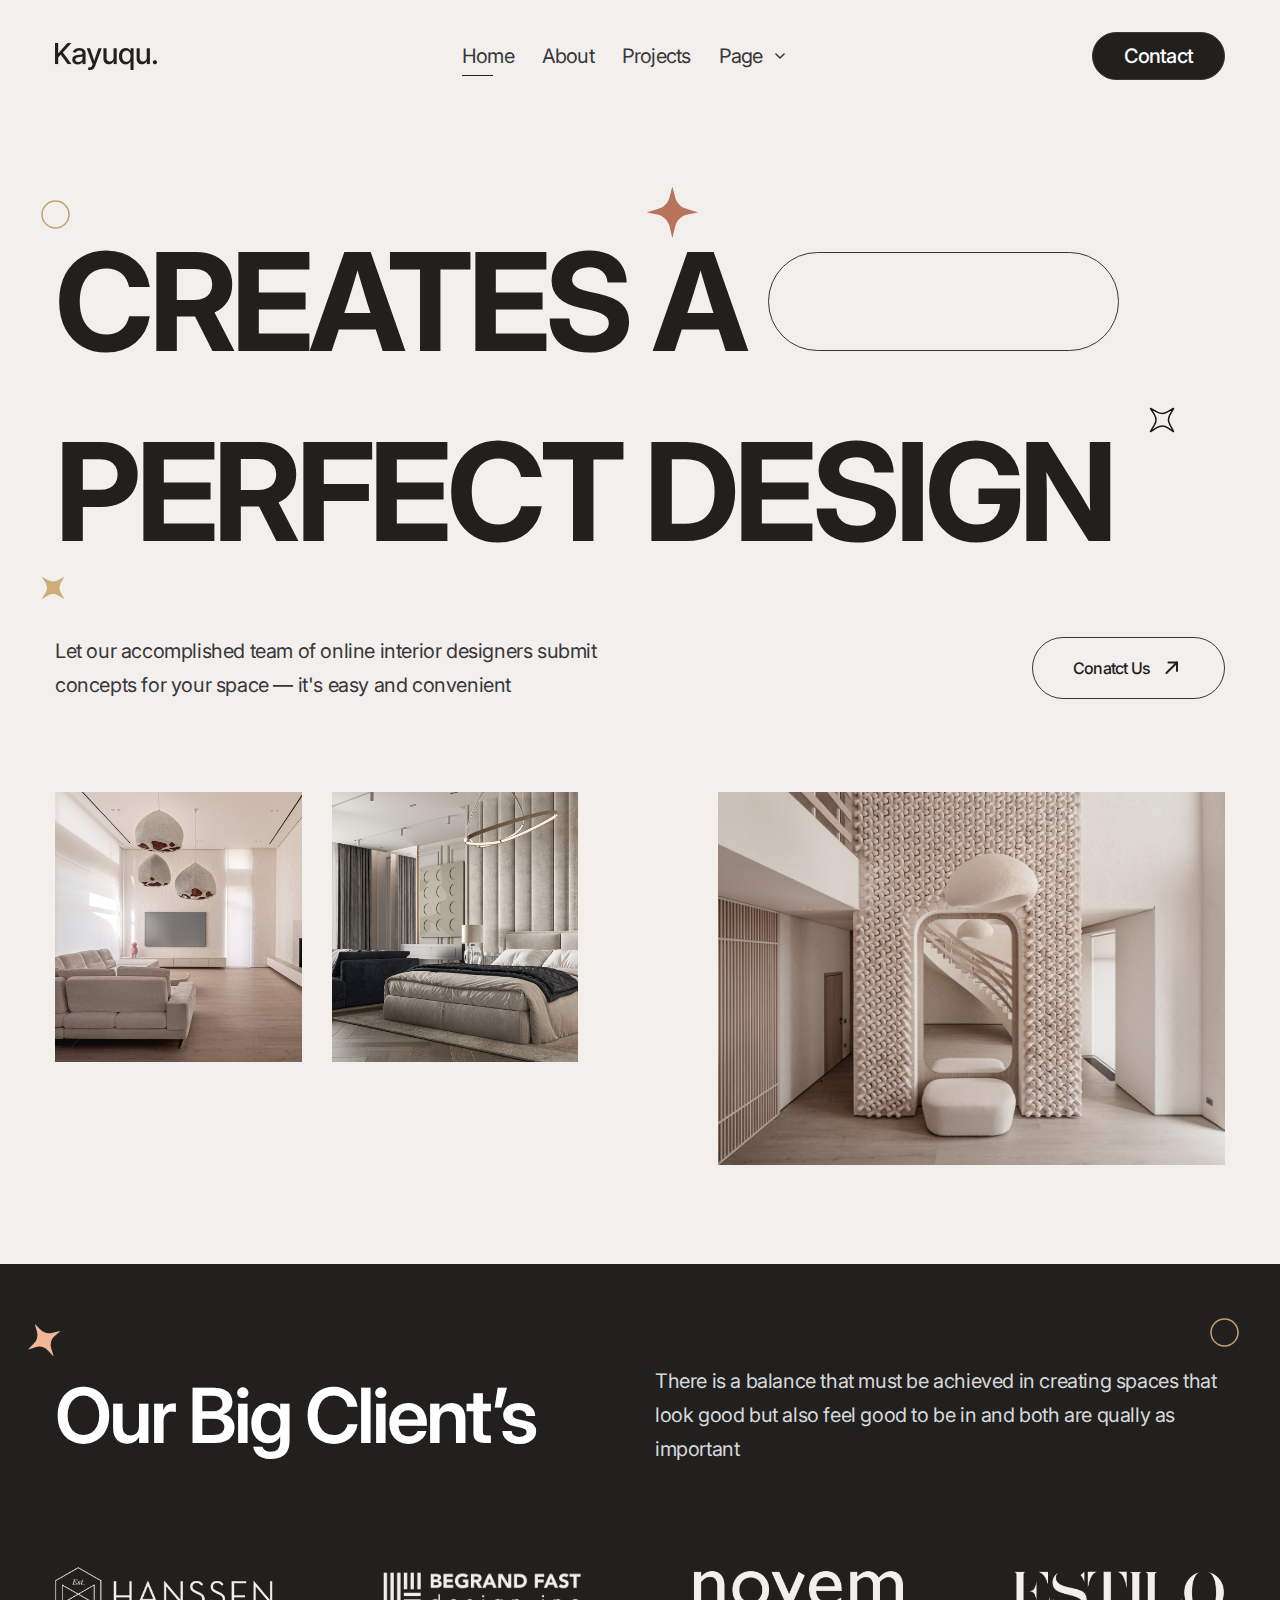
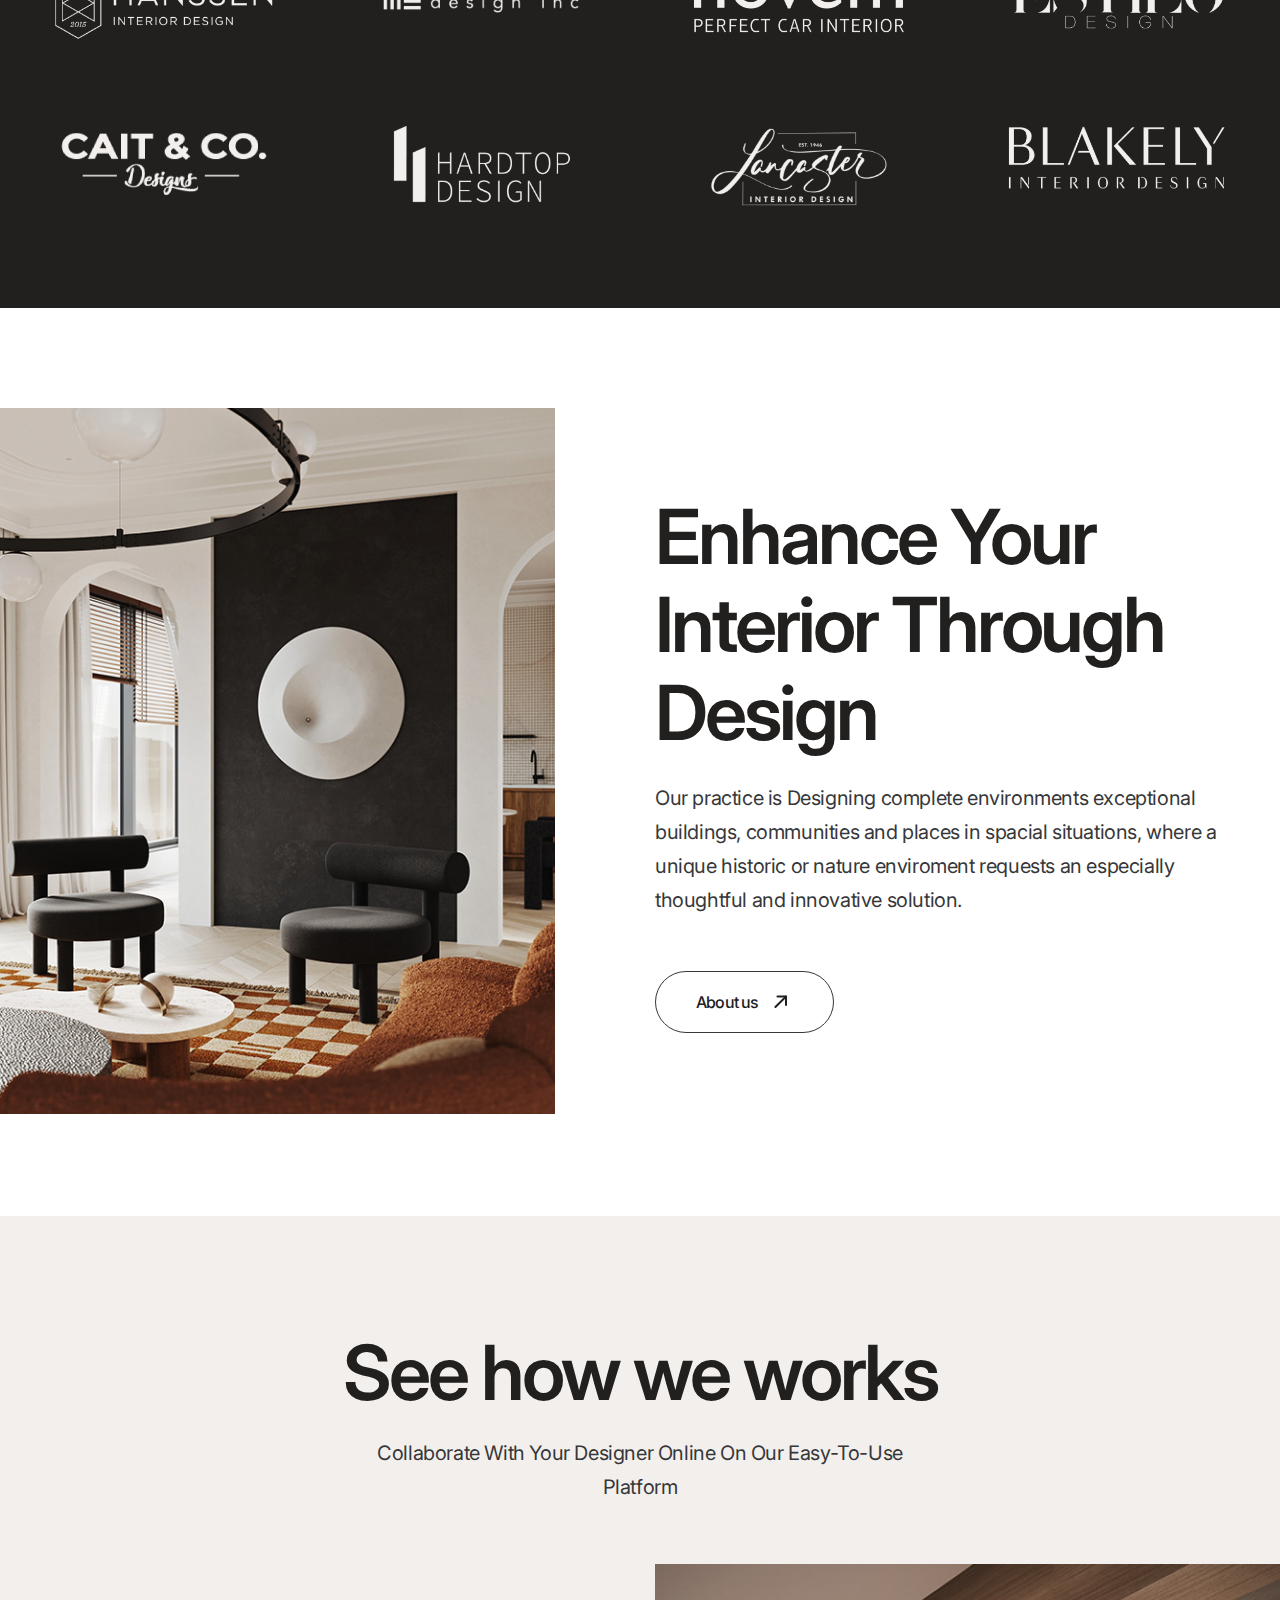
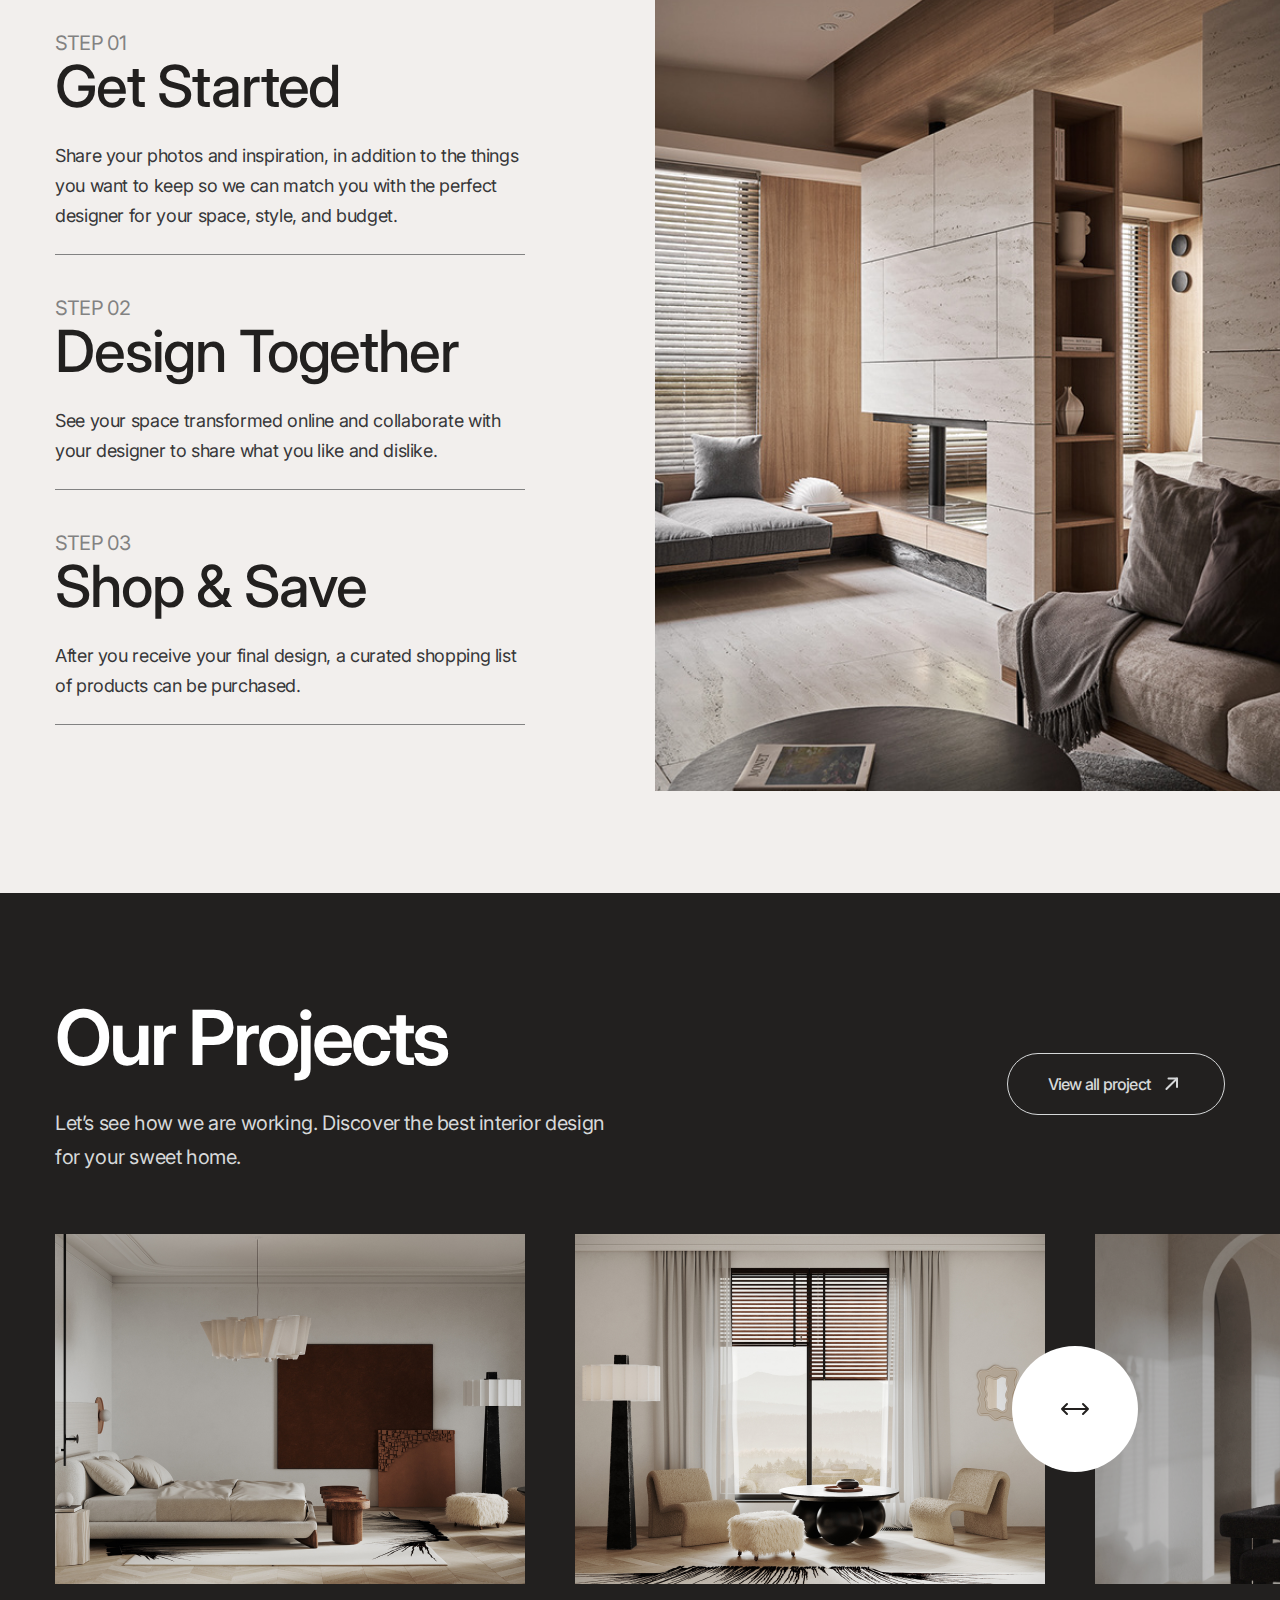
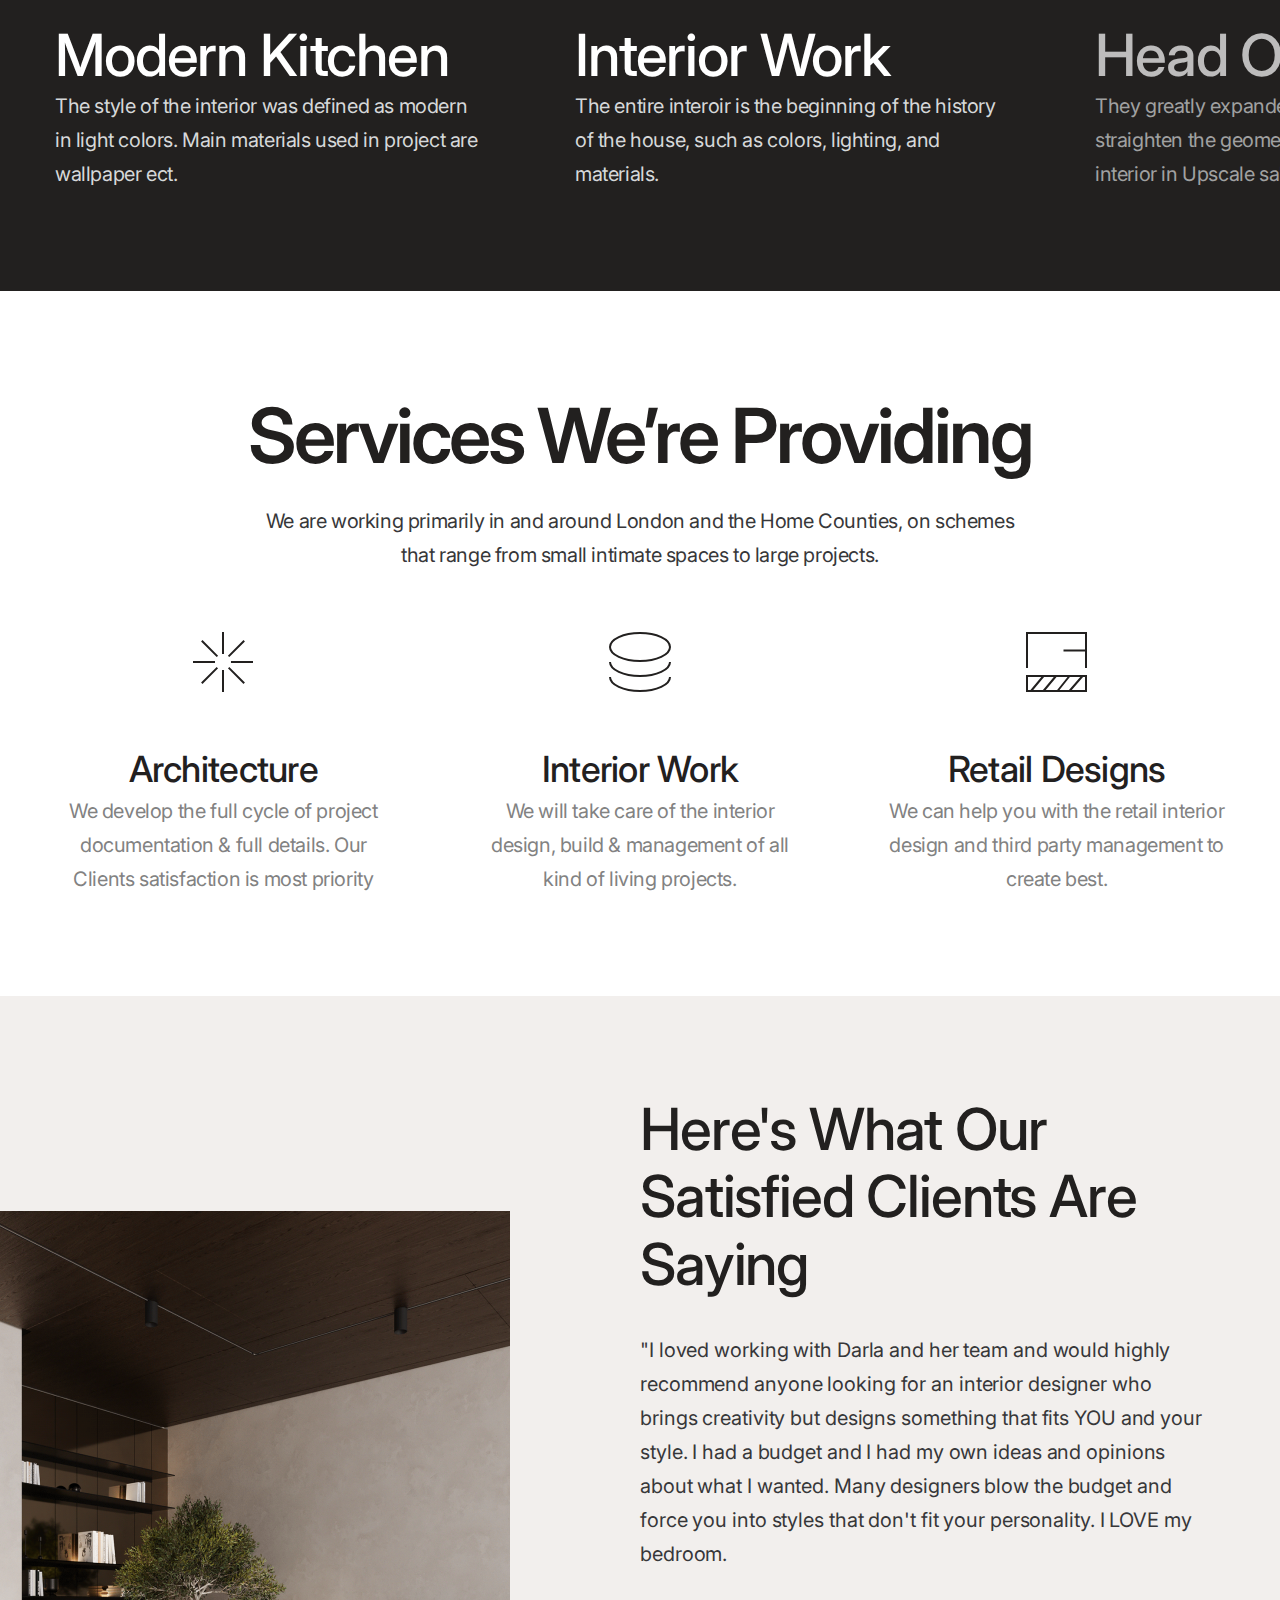
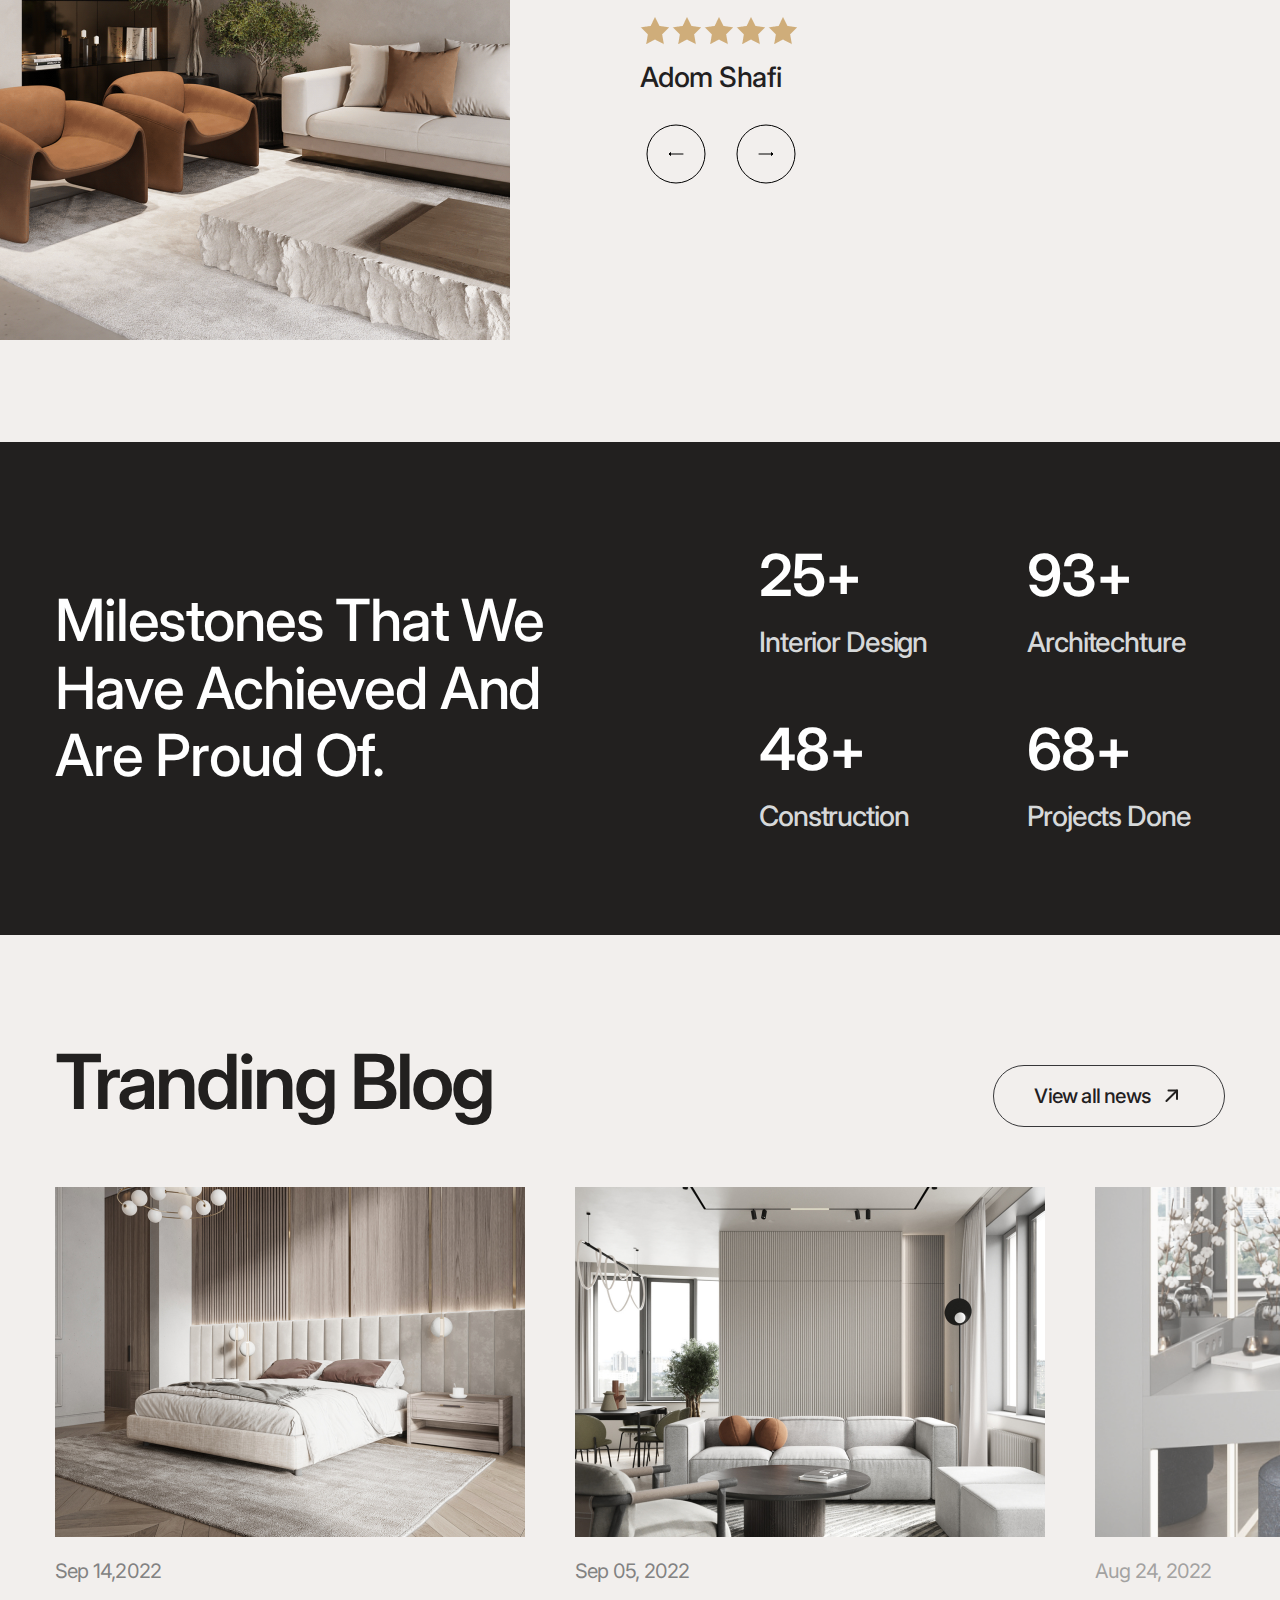
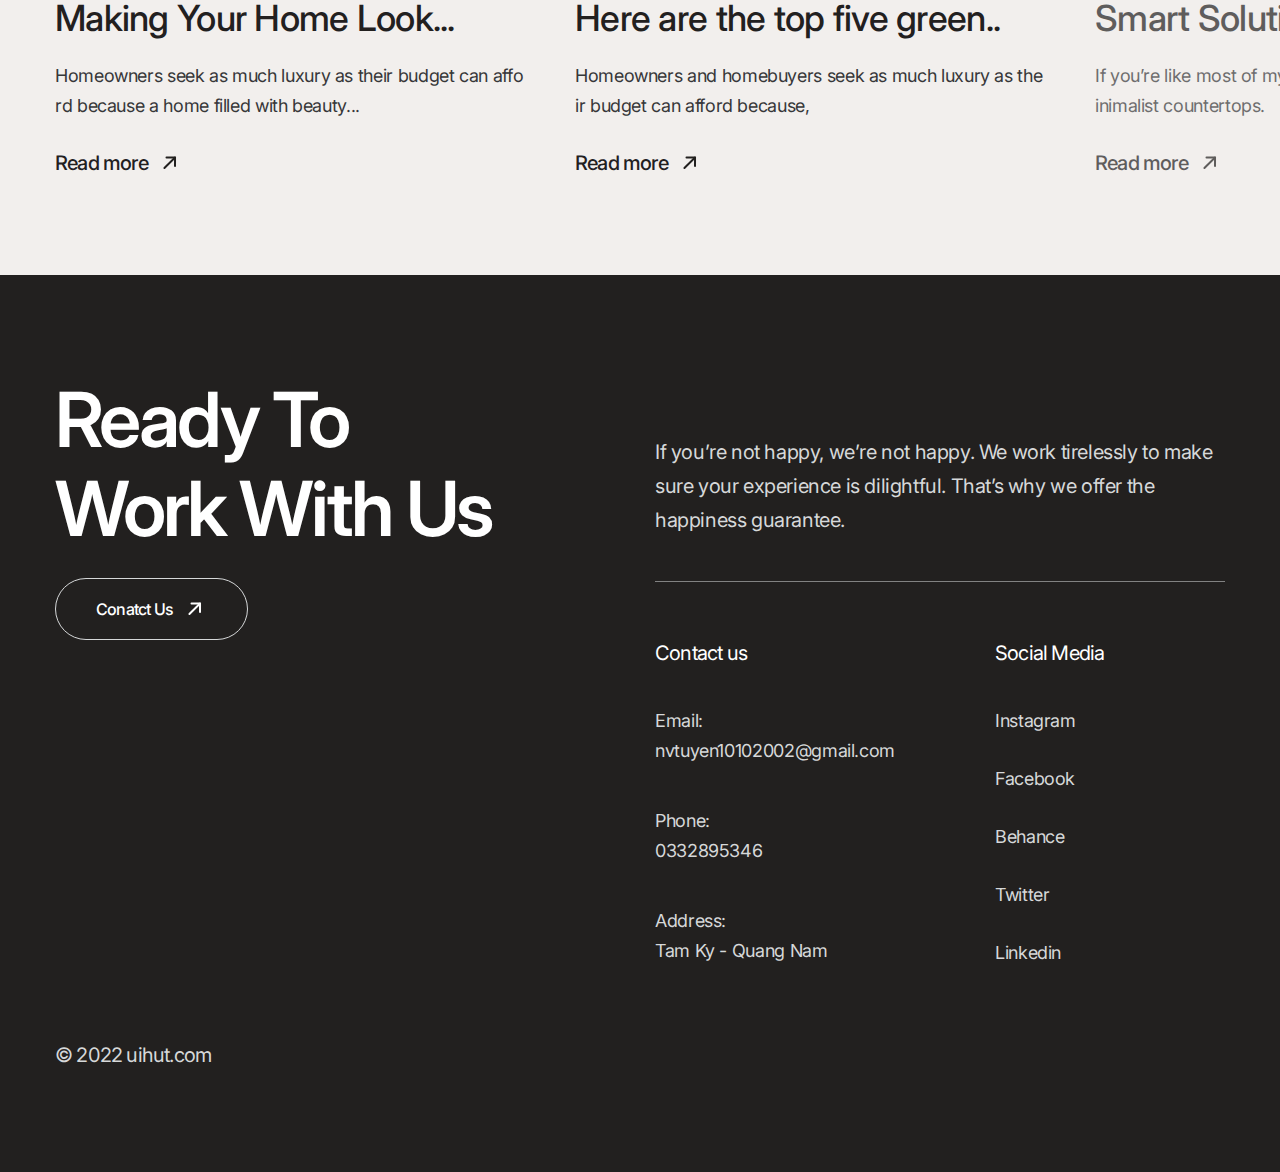
<file: index.html>
<!DOCTYPE html>
<html lang="en">
    <head>
        <meta charset="UTF-8" />
        <meta name="viewport" content="width=device-width, initial-scale=1.0" />
        <title>Home</title>
        <!-- CSS -->
        <link rel="stylesheet" href="./assets/css/reset.css" />
        <link rel="stylesheet" href="./assets/css/Common.css" />
        <link rel="stylesheet" href="./assets/css/index.css" />

        <!-- Font -->
        <link rel="preconnect" href="https://fonts.googleapis.com" />
        <link rel="preconnect" href="https://fonts.gstatic.com" crossorigin />
        <link
            href="https://fonts.googleapis.com/css2?family=Inter:wght@300;400;500;600;700;800;900&display=swap"
            rel="stylesheet"
        />
        <!-- Favicon -->
        <link
            rel="apple-touch-icon"
            sizes="57x57"
            href="./assets/favicon/apple-icon-57x57.png"
        />
        <link
            rel="apple-touch-icon"
            sizes="60x60"
            href="./assets/favicon/apple-icon-60x60.png"
        />
        <link
            rel="apple-touch-icon"
            sizes="72x72"
            href="./assets/favicon/apple-icon-72x72.png"
        />
        <link
            rel="apple-touch-icon"
            sizes="76x76"
            href="./assets/favicon/apple-icon-76x76.png"
        />
        <link
            rel="apple-touch-icon"
            sizes="114x114"
            href="./assets/favicon/apple-icon-114x114.png"
        />
        <link
            rel="apple-touch-icon"
            sizes="120x120"
            href="./assets/favicon/apple-icon-120x120.png"
        />
        <link
            rel="apple-touch-icon"
            sizes="144x144"
            href="./assets/favicon/apple-icon-144x144.png"
        />
        <link
            rel="apple-touch-icon"
            sizes="152x152"
            href="./assets/favicon/apple-icon-152x152.png"
        />
        <link
            rel="apple-touch-icon"
            sizes="180x180"
            href="./assets/favicon/apple-icon-180x180.png"
        />
        <link
            rel="icon"
            type="image/png"
            sizes="192x192"
            href="./assets/favicon/android-icon-192x192.png"
        />
        <link
            rel="icon"
            type="image/png"
            sizes="32x32"
            href="./assets/favicon/favicon-32x32.png"
        />
        <link
            rel="icon"
            type="image/png"
            sizes="96x96"
            href="./assets/favicon/favicon-96x96.png"
        />
        <link
            rel="icon"
            type="image/png"
            sizes="16x16"
            href="./assets/favicon/favicon-16x16.png"
        />

        <link rel="manifest" href="./assets/favicon/manifest.json" />
        <meta name="msapplication-TileColor" content="#ffffff" />
        <meta name="msapplication-TileImage" content="/ms-icon-144x144.png" />
        <meta name="theme-color" content="#ffffff" />
    </head>
    <body>
        <!-- header -->
        <header class="header fixed">
            <div class="container">
                <div class="header__inner">
                    <img
                        src="./assets/imgs/logo.png"
                        alt="Kayuqu"
                        class="logo"
                    />
                    <nav class="nav__header">
                        <ul class="navbar__list">
                            <li class="navbar__item">
                                <a
                                    href="index.html"
                                    class="navbar__link navbar__active"
                                    >Home</a
                                >
                            </li>
                            <li class="navbar__item">
                                <a href="about.html" class="navbar__link"
                                    >About</a
                                >
                            </li>
                            <li class="navbar__item">
                                <a href="projects.html" class="navbar__link"
                                    >Projects</a
                                >
                            </li>
                            <li class="navbar__item">
                                <a href="#!" class="navbar__link"
                                    >Page
                                    <svg
                                        class="header__menu"
                                        xmlns="http://www.w3.org/2000/svg"
                                        width="14"
                                        height="14"
                                        viewBox="0 0 14 14"
                                        fill="none"
                                    >
                                        <path
                                            d="M11.0837 4.95801L7.00033 9.04134L2.91699 4.95801"
                                            stroke="currentColor"
                                            stroke-width="1.5"
                                            stroke-linecap="round"
                                            stroke-linejoin="round"
                                        />
                                    </svg>
                                </a>

                                <ul class="sub-menu">
                                    <li class="sub-menu__item">
                                        <a
                                            href="blog.html"
                                            class="sub-menu__link"
                                            >Blog</a
                                        >
                                    </li>
                                    <li class="sub-menu__item">
                                        <a
                                            href="error.html"
                                            class="sub-menu__link"
                                            >404</a
                                        >
                                    </li>
                                </ul>
                            </li>
                        </ul>
                    </nav>
                    <a href="contact.html" class="btn header__btn">Contact</a>
                </div>
            </div>
        </header>
        <main>
            <!-- hero -->
            <section class="hero">
                <div class="container">
                    <h1 class="section-heading lv1 hero__heading">
                        CREATES A <span class="btn hero__btn"></span> PERFECT
                        DESIGN

                        <img
                            src="./assets/icons/Ellipse 1.svg"
                            alt=""
                            class="hero__icon"
                        />
                        <img
                            src="./assets/icons/Star 1.svg"
                            alt=""
                            class="hero__icon"
                        /><img
                            src="./assets/icons/Star 2.svg"
                            alt=""
                            class="hero__icon"
                        /><img
                            src="./assets/icons/star3.svg"
                            alt=""
                            class="hero__icon"
                        />
                    </h1>
                    <div class="hero__row">
                        <p class="section-desc hero__desc">
                            Let our accomplished team of online interior
                            designers submit concepts for your space — it's easy
                            and convenient
                        </p>

                        <a href="#!" class="btn section-action"
                            >Conatct Us
                            <img
                                src="./assets/icons/Arrow-Right.svg"
                                alt=""
                                class="hero__icon__arrow"
                        /></a>
                    </div>
                    <div class="hero__media">
                        <img
                            src="./assets/imgs/hero_1.png"
                            alt="hero_1"
                            class="hero__img"
                        /><img
                            src="./assets/imgs/hero_2.png"
                            alt="hero_2"
                            class="hero__img"
                        /><img
                            src="./assets/imgs/hero_3.png"
                            alt="hero_3"
                            class="hero__img"
                        />
                    </div>
                </div>
            </section>
            <!-- Our__Client’s -->
            <section class="Our-Client">
                <div class="container">
                    <div class="Our-Client__inner">
                        <div class="Our-Client__row">
                            <h2 class="section-heading lv2 Our-Client__heading">
                                Our Big Client’s
                            </h2>
                            <p class="section-desc Our-Client__desc">
                                There is a balance that must be achieved in
                                creating spaces that look good but also feel
                                good to be in and both are qually as important
                            </p>
                        </div>
                        <div class="Our-Client__logo__list">
                            <img
                                src="./assets/logo/logo1.png"
                                alt=""
                                class="Our-Client__logo__item"
                            /><img
                                src="./assets/logo/logo2.png"
                                alt=""
                                class="Our-Client__logo__item"
                            /><img
                                src="./assets/logo/logo3.png"
                                alt=""
                                class="Our-Client__logo__item"
                            /><img
                                src="./assets/logo/logo4.png"
                                alt=""
                                class="Our-Client__logo__item"
                            /><img
                                src="./assets/logo/logo5.png"
                                alt=""
                                class="Our-Client__logo__item"
                            /><img
                                src="./assets/logo/logo6.png"
                                alt=""
                                class="Our-Client__logo__item"
                            /><img
                                src="./assets/logo/logo7.png"
                                alt=""
                                class="Our-Client__logo__item"
                            /><img
                                src="./assets/logo/logo8.png"
                                alt=""
                                class="Our-Client__logo__item"
                            />
                        </div>
                        <img
                            src="./assets/icons/Star 4.svg"
                            alt=""
                            class="Our-Client__icon"
                        />
                        <img
                            src="./assets/icons/Ellipse 1.svg"
                            alt=""
                            class="Our-Client__icon"
                        />
                    </div>
                </div>
            </section>
            <!-- About -->
            <section class="about">
                <div class="container">
                    <div class="about__inner">
                        <figure class="about__thumb">
                            <img
                                src="./assets/imgs/about.png"
                                alt=""
                                class="about__img"
                            />
                        </figure>

                        <section class="about__content">
                            <h2 class="section-heading lv2 about__heading">
                                Enhance your interior through design
                            </h2>
                            <p class="section-desc about__desc">
                                Our practice is Designing complete environments
                                exceptional buildings, communities and places in
                                spacial situations, where a unique historic or
                                nature enviroment requests an especially
                                thoughtful and innovative solution.
                            </p>

                            <a href="#!" class="btn section-action"
                                >About us
                                <img
                                    src="./assets/icons/Arrow-Right.svg"
                                    alt=""
                                    class="hero__icon__arrow"
                            /></a>
                        </section>
                    </div>
                </div>
            </section>
            <!-- Works -->
            <section class="works">
                <div class="container">
                    <h2 class="section-heading lv2 works__heading">
                        See how we works
                    </h2>
                    <p class="section-desc works__desc">
                        Collaborate with your designer online on our easy-to-use
                        platform
                    </p>

                    <div class="works__inner">
                        <div class="works__list">
                            <!-- works item 1 -->
                            <section class="works__item">
                                <span class="works__step"> STEP 01 </span>
                                <h3 class="section-heading lv3">Get Started</h3>
                                <p class="works__item__desc">
                                    Share your photos and inspiration, in
                                    addition to the things you want to keep so
                                    we can match you with the perfect designer
                                    for your space, style, and budget.
                                </p>
                            </section>

                            <!-- works item 2 -->
                            <section class="works__item">
                                <span class="works__step"> STEP 02 </span>
                                <h3 class="section-heading lv3">
                                    Design Together
                                </h3>
                                <p class="works__item__desc">
                                    See your space transformed online and
                                    collaborate with your designer to share what
                                    you like and dislike.
                                </p>
                            </section>

                            <!-- works item 1 -->
                            <section class="works__item">
                                <span class="works__step"> STEP 03 </span>
                                <h3 class="section-heading lv3">Shop & Save</h3>
                                <p class="works__item__desc">
                                    After you receive your final design, a
                                    curated shopping list of products can be
                                    purchased.
                                </p>
                            </section>
                        </div>

                        <figure class="works__thumb">
                            <img
                                src="./assets/imgs/works.png"
                                alt="works"
                                class="works__img"
                            />
                        </figure>
                    </div>
                </div>
            </section>
            <!-- projects -->
            <section class="projects">
                <div class="container">
                    <section class="projects__top">
                        <div class="projects__info">
                            <h2 class="section-heading lv2 projects__heading">
                                Our Projects
                            </h2>
                            <p class="section-desc project__desc">
                                Let’s see how we are working. Discover the best
                                interior design for your sweet home.
                            </p>
                        </div>
                        <a href="#!" class="btn section-action projects__action"
                            >View all project
                            <svg
                                width="24"
                                height="24"
                                viewBox="0 0 24 24"
                                fill="none"
                                xmlns="http://www.w3.org/2000/svg"
                            >
                                <g id="Iconly/Light/Arrow - Right">
                                    <g id="Arrow - Right">
                                        <path
                                            id="Stroke 1"
                                            d="M17.0294 6.44707L6.42281 17.0537"
                                            stroke="currentColor"
                                            stroke-width="2"
                                            stroke-linecap="round"
                                            stroke-linejoin="round"
                                        />
                                        <path
                                            id="Stroke 3"
                                            d="M8.49179 6.46445L17.0294 6.44606L17.0117 14.9844"
                                            stroke="currentColor"
                                            stroke-width="2"
                                            stroke-linecap="round"
                                            stroke-linejoin="round"
                                        />
                                    </g>
                                </g>
                            </svg>
                        </a>
                    </section>
                    <div class="projects__list">
                        <!-- Project item 1 -->
                        <article class="projects__item">
                            <a href="#!">
                                <figure class="projects__thumb">
                                    <img
                                        src="./assets/imgs/projects1.png"
                                        alt=""
                                        class="projects__img"
                                    />
                                </figure>
                            </a>
                            <div class="projects__item__info">
                                <a href="#!">
                                    <h3
                                        class="projects__item__title section__heading lv3"
                                    >
                                        Modern Kitchen
                                    </h3>
                                </a>

                                <p class="projects__item__desc section-desc">
                                    The style of the interior was defined as
                                    modern in light colors. Main materials used
                                    in project are wallpaper ect.
                                </p>
                            </div>
                        </article>

                        <!-- Project item 2 -->
                        <article class="projects__item">
                            <a href="#!">
                                <figure class="projects__thumb">
                                    <img
                                        src="./assets/imgs/projects2.png"
                                        alt=""
                                        class="projects__img"
                                    />
                                </figure>
                            </a>
                            <div class="projects__item__info">
                                <a href="#!">
                                    <h3
                                        class="projects__item__title section__heading lv3"
                                    >
                                        Interior Work
                                    </h3>
                                </a>

                                <p class="projects__item__desc section-desc">
                                    The entire interoir is the beginning of the
                                    history of the house, such as colors,
                                    lighting, and materials.
                                </p>
                            </div>
                        </article>

                        <!-- Project item 3 -->
                        <article class="projects__item">
                            <a href="#!">
                                <figure class="projects__thumb">
                                    <img
                                        src="./assets/imgs/projects3.png"
                                        alt=""
                                        class="projects__img"
                                    />
                                </figure>
                            </a>
                            <div class="projects__item__info">
                                <a href="#!">
                                    <h3
                                        class="projects__item__title section__heading lv3"
                                    >
                                        Head Office
                                    </h3>
                                </a>

                                <p class="projects__item__desc section-desc">
                                    They greatly expanded the space, helped
                                    straighten the geometry and added light to
                                    the interior in Upscale sales office.
                                </p>
                            </div>
                        </article>
                        <img
                            src="./assets/icons/next.svg"
                            alt=""
                            class="project__icon"
                        />
                    </div>
                </div>
            </section>
            <!-- Services -->
            <section class="services">
                <div class="container">
                    <h2 class="section-heading lv2 services__heading">
                        Services We’re Providing
                    </h2>
                    <p class="section-desc services__desc">
                        We are working primarily in and around London and the
                        Home Counties, on schemes that range from small intimate
                        spaces to large projects.
                    </p>

                    <div class="services__list">
                        <!-- services__item 1 -->
                        <section class="services__item">
                            <img
                                src="./assets/icons/Architecture.svg"
                                alt="Architecture"
                                class="services__icon"
                            />
                            <h3 class="services__item__title">Architecture</h3>
                            <p class="services__item__desc section-desc">
                                We develop the full cycle of project
                                documentation & full details. Our Clients
                                satisfaction is most priority
                            </p>
                        </section>

                        <!-- services__item 2 -->
                        <section class="services__item">
                            <img
                                src="./assets/icons/InteriorWork.svg"
                                alt="Interior Work"
                                class="services__icon"
                            />
                            <h3 class="services__item__title">Interior Work</h3>
                            <p class="services__item__desc section-desc">
                                We will take care of the interior design, build
                                & management of all kind of living projects.
                            </p>
                        </section>

                        <!-- services__item 3 -->
                        <section class="services__item">
                            <img
                                src="./assets/icons/RetailDesigns.svg"
                                alt=""
                                class="services__icon"
                            />
                            <h3 class="services__item__title">
                                Retail Designs
                            </h3>
                            <p class="services__item__desc section-desc">
                                We can help you with the retail interior design
                                and third party management to create best.
                            </p>
                        </section>
                    </div>
                </div>
            </section>
            <!-- reviews  -->
            <section class="review">
                <div class="container">
                    <div class="review__inner">
                        <figure class="review__thumb">
                            <img
                                src="./assets/imgs/reviews.png"
                                alt="review"
                                class="review__img"
                            />
                        </figure>
                        <section class="review__content">
                            <h3 class="section-heading lv3 review__heading">
                                Here's what our satisfied clients are saying
                            </h3>
                            <blockquote class="section-desc review__quote">
                                "I loved working with Darla and her team and
                                would highly recommend anyone looking for an
                                interior designer who brings creativity but
                                designs something that fits YOU and your style.
                                I had a budget and I had my own ideas and
                                opinions about what I wanted. Many designers
                                blow the budget and force you into styles that
                                don't fit your personality. I LOVE my bedroom.
                            </blockquote>
                            <img
                                src="./assets/icons/star.png"
                                alt=""
                                class="review__star"
                            />
                            <p class="review__author">Adom Shafi</p>
                            <div class="review__controls">
                                <button class="review__control">
                                    <svg
                                        class="review__control__back"
                                        xmlns="http://www.w3.org/2000/svg"
                                        width="60"
                                        height="60"
                                        viewBox="0 0 60 60"
                                        fill="none"
                                    >
                                        <circle
                                            cx="30"
                                            cy="30"
                                            r="29"
                                            stroke="currentColor"
                                        />
                                        <path
                                            d="M35.5 28.5L37 30L35.5 31.5V30V28.5Z"
                                            fill="#22201F"
                                        />
                                        <path
                                            d="M23 30H35.5M35.5 30V28.5L37 30L35.5 31.5V30Z"
                                            stroke="currentColor"
                                            stroke-linecap="round"
                                        />
                                    </svg>
                                </button>

                                <button class="review__control">
                                    <svg
                                        xmlns="http://www.w3.org/2000/svg"
                                        width="60"
                                        height="60"
                                        viewBox="0 0 60 60"
                                        fill="none"
                                    >
                                        <circle
                                            cx="30"
                                            cy="30"
                                            r="29"
                                            stroke="currentColor"
                                        />
                                        <path
                                            d="M35.5 28.5L37 30L35.5 31.5V30V28.5Z"
                                            fill="currentColor"
                                        />
                                        <path
                                            d="M23 30H35.5M35.5 30V28.5L37 30L35.5 31.5V30Z"
                                            stroke="currentColor"
                                            stroke-linecap="round"
                                        />
                                    </svg>
                                </button>
                            </div>
                        </section>
                    </div>
                </div>
            </section>
            <!-- achievements -->
            <section class="achievements">
                <div class="container">
                    <div class="achievements__inner">
                        <h3 class="section-heading lv3 achievements__heading">
                            Milestones that we have achieved and are proud of.
                        </h3>

                        <div class="achievements__list">
                            <!-- achievements__item 1 -->
                            <section class="achievements__item">
                                <span class="achievements__item__stats"
                                    >25+</span
                                >
                                <p class="achievements__item__title">
                                    Interior Design
                                </p>
                            </section>

                            <!-- achievements__item 2 -->
                            <section class="achievements__item">
                                <span class="achievements__item__stats"
                                    >93+</span
                                >
                                <p class="achievements__item__title">
                                    Architechture
                                </p>
                            </section>

                            <!-- achievements__item 3 -->
                            <section class="achievements__item">
                                <span class="achievements__item__stats"
                                    >48+</span
                                >
                                <p class="achievements__item__title">
                                    Construction
                                </p>
                            </section>

                            <!-- achievements__item 4 -->
                            <section class="achievements__item">
                                <span class="achievements__item__stats"
                                    >68+</span
                                >
                                <p class="achievements__item__title">
                                    Projects Done
                                </p>
                            </section>
                        </div>
                    </div>
                </div>
            </section>
            <!-- tranding  -->
            <section class="tranding">
                <div class="container">
                    <div class="tranding__top">
                        <h2 class="section-heading lv2">Tranding Blog</h2>
                        <a href="#!" class="btn section-action tranding__action"
                            >View all news
                            <svg
                                width="24"
                                height="24"
                                viewBox="0 0 24 24"
                                fill="none"
                                xmlns="http://www.w3.org/2000/svg"
                            >
                                <g id="Iconly/Light/Arrow - Right">
                                    <g id="Arrow - Right">
                                        <path
                                            id="Stroke 1"
                                            d="M17.0294 6.44707L6.42281 17.0537"
                                            stroke="currentColor"
                                            stroke-width="2"
                                            stroke-linecap="round"
                                            stroke-linejoin="round"
                                        />
                                        <path
                                            id="Stroke 3"
                                            d="M8.49179 6.46445L17.0294 6.44606L17.0117 14.9844"
                                            stroke="currentColor"
                                            stroke-width="2"
                                            stroke-linecap="round"
                                            stroke-linejoin="round"
                                        />
                                    </g>
                                </g>
                            </svg>
                        </a>
                    </div>

                    <div class="tranding__list">
                        <!-- tranding__item 1 -->
                        <article class="tranding__item">
                            <a href="#!">
                                <figure class="tranding__item__thumb">
                                    <img
                                        src="./assets/imgs/tranding1.png"
                                        alt="Making Your Home Look"
                                        class="tranding__item__img"
                                    />
                                </figure>
                            </a>
                            <span class="tranding__item__date section-desc"
                                >Sep 14,2022</span
                            >
                            <a href="#!">
                                <h3
                                    class="tranding__item__title line-clamp break-all"
                                >
                                    Making Your Home Look...
                                </h3>
                            </a>
                            <p
                                class="tranding__item__desc line-clamp line-2 break-all"
                            >
                                Homeowners seek as much luxury as their budget
                                can afford because a home filled with beauty...
                            </p>
                            <a href="#!" class="section-action tranding__action"
                                >Read more
                                <svg
                                    width="24"
                                    height="24"
                                    viewBox="0 0 24 24"
                                    fill="none"
                                    xmlns="http://www.w3.org/2000/svg"
                                >
                                    <g id="Iconly/Light/Arrow - Right">
                                        <g id="Arrow - Right">
                                            <path
                                                id="Stroke 1"
                                                d="M17.0294 6.44707L6.42281 17.0537"
                                                stroke="currentColor"
                                                stroke-width="2"
                                                stroke-linecap="round"
                                                stroke-linejoin="round"
                                            />
                                            <path
                                                id="Stroke 3"
                                                d="M8.49179 6.46445L17.0294 6.44606L17.0117 14.9844"
                                                stroke="currentColor"
                                                stroke-width="2"
                                                stroke-linecap="round"
                                                stroke-linejoin="round"
                                            />
                                        </g>
                                    </g>
                                </svg>
                            </a>
                        </article>

                        <!-- tranding__item 2 -->
                        <article class="tranding__item">
                            <a href="#!">
                                <figure class="tranding__item__thumb">
                                    <img
                                        src="./assets/imgs/tranding2.png"
                                        alt="Here are the top five green.."
                                        class="tranding__item__img"
                                    />
                                </figure>
                            </a>
                            <span class="tranding__item__date section-desc"
                                >Sep 05, 2022</span
                            >
                            <a href="#!">
                                <h3
                                    class="tranding__item__title line-clamp break-all"
                                >
                                    Here are the top five green..
                                </h3>
                            </a>
                            <p
                                class="tranding__item__desc line-clamp line-2 break-all"
                            >
                                Homeowners and homebuyers seek as much luxury as
                                their budget can afford because,
                            </p>
                            <a href="#!" class="section-action tranding__action"
                                >Read more
                                <svg
                                    width="24"
                                    height="24"
                                    viewBox="0 0 24 24"
                                    fill="none"
                                    xmlns="http://www.w3.org/2000/svg"
                                >
                                    <g id="Iconly/Light/Arrow - Right">
                                        <g id="Arrow - Right">
                                            <path
                                                id="Stroke 1"
                                                d="M17.0294 6.44707L6.42281 17.0537"
                                                stroke="currentColor"
                                                stroke-width="2"
                                                stroke-linecap="round"
                                                stroke-linejoin="round"
                                            />
                                            <path
                                                id="Stroke 3"
                                                d="M8.49179 6.46445L17.0294 6.44606L17.0117 14.9844"
                                                stroke="currentColor"
                                                stroke-width="2"
                                                stroke-linecap="round"
                                                stroke-linejoin="round"
                                            />
                                        </g>
                                    </g>
                                </svg>
                            </a>
                        </article>

                        <!-- tranding__item 3 -->
                        <article class="tranding__item">
                            <a href="#!">
                                <figure class="tranding__item__thumb">
                                    <img
                                        src="./assets/imgs/tranding3.png"
                                        alt="Smart Solution For ..."
                                        class="tranding__item__img"
                                    />
                                </figure>
                            </a>
                            <span class="tranding__item__date section-desc"
                                >Aug 24, 2022</span
                            >
                            <a href="#!">
                                <h3
                                    class="tranding__item__title line-clamp break-all"
                                >
                                    Smart Solution For ...
                                </h3>
                            </a>
                            <p
                                class="tranding__item__desc line-clamp line-2 break-all"
                            >
                                If you’re like most of my clients, you’re
                                looking for clean, minimalist countertops.
                            </p>
                            <a href="#!" class="section-action tranding__action"
                                >Read more
                                <svg
                                    width="24"
                                    height="24"
                                    viewBox="0 0 24 24"
                                    fill="none"
                                    xmlns="http://www.w3.org/2000/svg"
                                >
                                    <g id="Iconly/Light/Arrow - Right">
                                        <g id="Arrow - Right">
                                            <path
                                                id="Stroke 1"
                                                d="M17.0294 6.44707L6.42281 17.0537"
                                                stroke="currentColor"
                                                stroke-width="2"
                                                stroke-linecap="round"
                                                stroke-linejoin="round"
                                            />
                                            <path
                                                id="Stroke 3"
                                                d="M8.49179 6.46445L17.0294 6.44606L17.0117 14.9844"
                                                stroke="currentColor"
                                                stroke-width="2"
                                                stroke-linecap="round"
                                                stroke-linejoin="round"
                                            />
                                        </g>
                                    </g>
                                </svg>
                            </a>
                        </article>
                    </div>
                </div>
            </section>
        </main>
        <!-- footer -->
        <footer class="footer">
            <div class="container">
                <div class="footer__inner">
                    <div class="footer__left">
                        <h2 class="section lv2 footer__heading">
                            Ready to work with us
                        </h2>
                        <a href="#!" class="btn section-action footer__action"
                            >Conatct Us
                            <svg
                                xmlns="http://www.w3.org/2000/svg"
                                width="24"
                                height="24"
                                viewBox="0 0 24 24"
                                fill="none"
                            >
                                <path
                                    d="M17.0289 6.44805L6.42233 17.0546"
                                    stroke="currentColor"
                                    stroke-width="2"
                                    stroke-linecap="round"
                                    stroke-linejoin="round"
                                />
                                <path
                                    d="M8.49081 6.4664L17.0284 6.44801L17.0107 14.9863"
                                    stroke="currentColor"
                                    stroke-width="2"
                                    stroke-linecap="round"
                                    stroke-linejoin="round"
                                />
                            </svg>
                        </a>
                    </div>

                    <div class="footer__right">
                        <p class="section-desc footer__desc">
                            If you’re not happy, we’re not happy. We work
                            tirelessly to make sure your experience is
                            dilightful. That’s why we offer the happiness
                            guarantee.
                        </p>

                        <div class="footer__line"></div>

                        <div class="footer__row">
                            <div class="footer__Contact">
                                <h3 class="footer__title section-desc">
                                    Contact us
                                </h3>
                                <ul class="footer__Contact__list">
                                    <li class="footer__Contact__item">
                                        <a
                                            href="mailto:nvtuyen10102002@gmail.com"
                                            class="footer__link"
                                        >
                                            Email:<br />nvtuyen10102002@gmail.com</a
                                        >
                                    </li>
                                    <li class="footer__Contact__item">
                                        <a
                                            href="tel:0332895346"
                                            class="footer__link"
                                        >
                                            Phone:<br />
                                            0332895346</a
                                        >
                                    </li>
                                    <li class="footer__Contact__item">
                                        <address>
                                            Address:<br />Tam Ky - Quang Nam
                                        </address>
                                    </li>
                                </ul>
                            </div>

                            <div class="footer__Social">
                                <h3 class="footer__title section-desc">
                                    Social Media
                                </h3>
                                <ul class="footer__Social__list">
                                    <li class="footer__Social__item">
                                        <a href="#!" class="footer__link"
                                            >Instagram</a
                                        >
                                    </li>
                                    <li class="footer__Social__item">
                                        <a
                                            href="https://www.facebook.com/tynguyen.32/"
                                            class="footer__link"
                                            >Facebook</a
                                        >
                                    </li>
                                    <li class="footer__Social__item">
                                        <a href="#!" class="footer__link"
                                            >Behance</a
                                        >
                                    </li>
                                    <li class="footer__Social__item">
                                        <a href="#!" class="footer__link"
                                            >Twitter</a
                                        >
                                    </li>
                                    <li class="footer__Social__item">
                                        <a href="#!" class="footer__link"
                                            >Linkedin</a
                                        >
                                    </li>
                                </ul>
                            </div>
                        </div>
                    </div>
                </div>
                <p class="footer__address section-desc">© 2022 uihut.com</p>
            </div>
        </footer>
    </body>
</html>
</file>
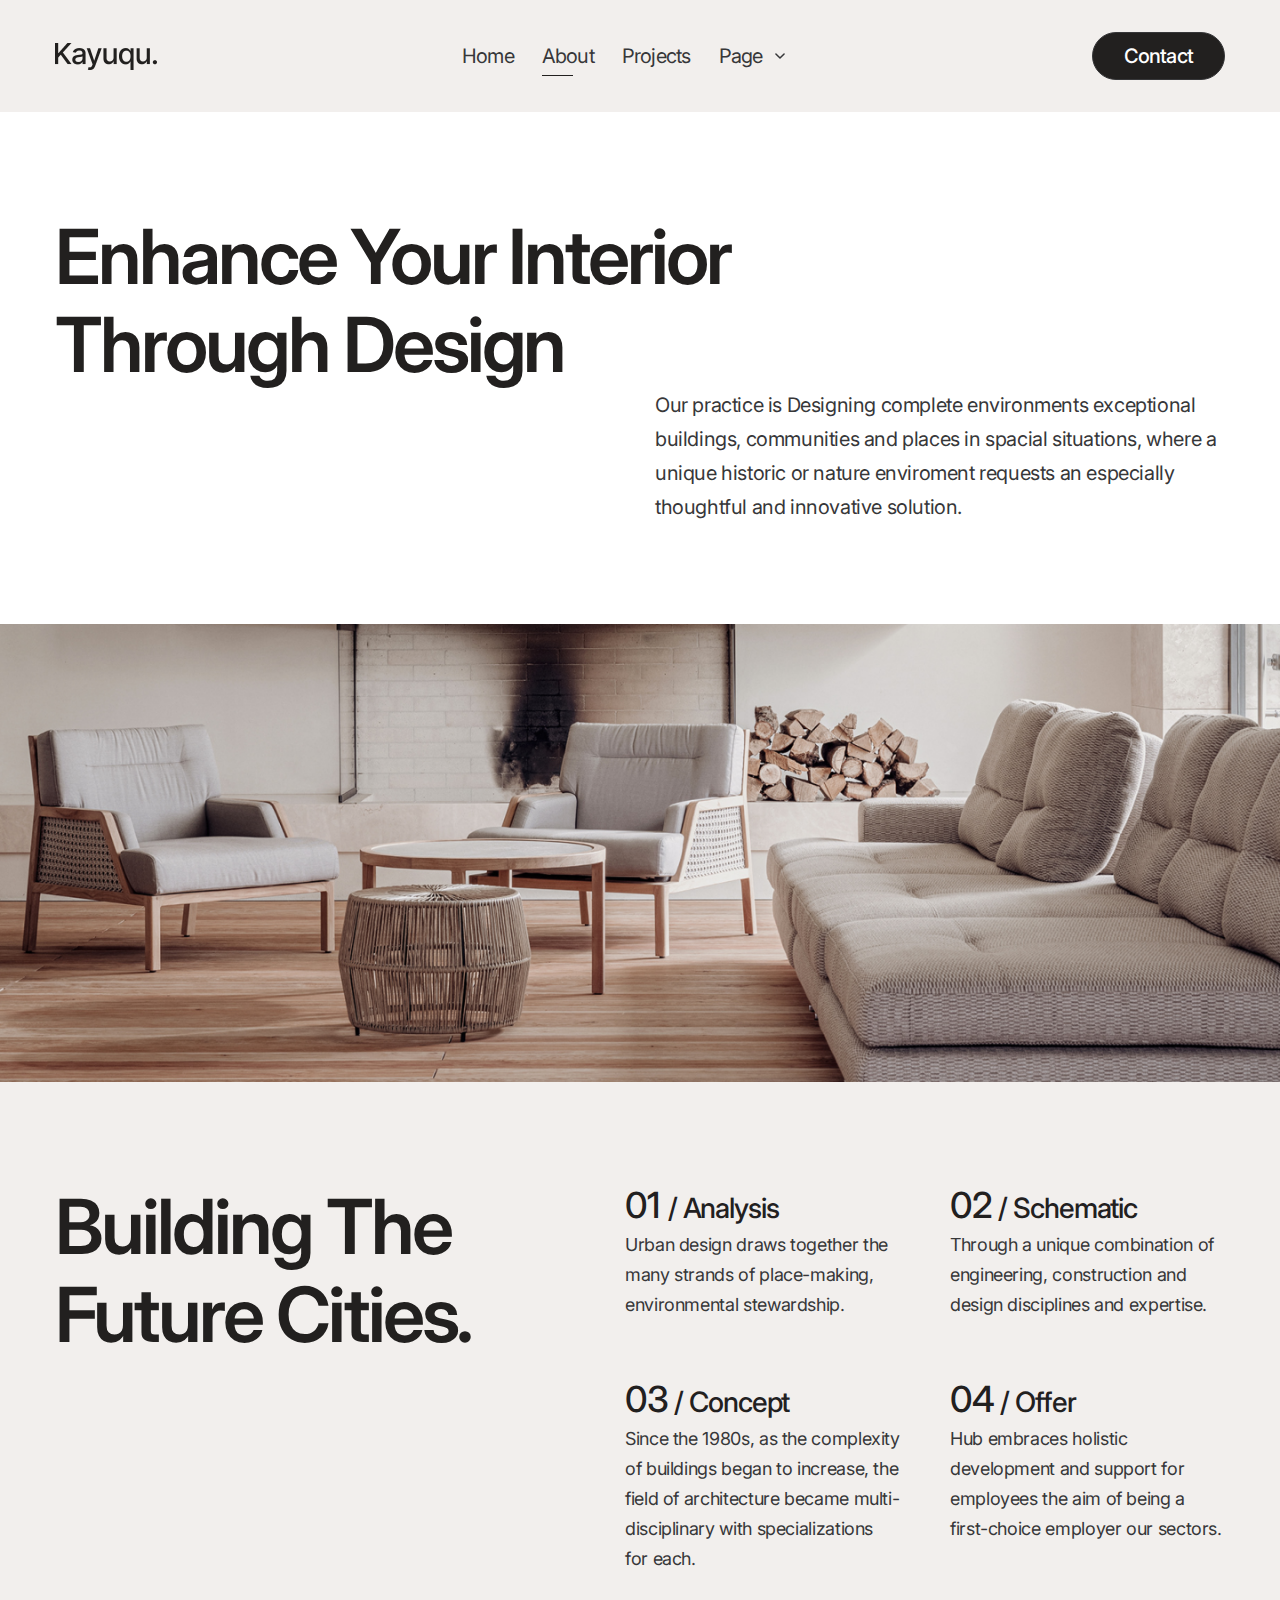
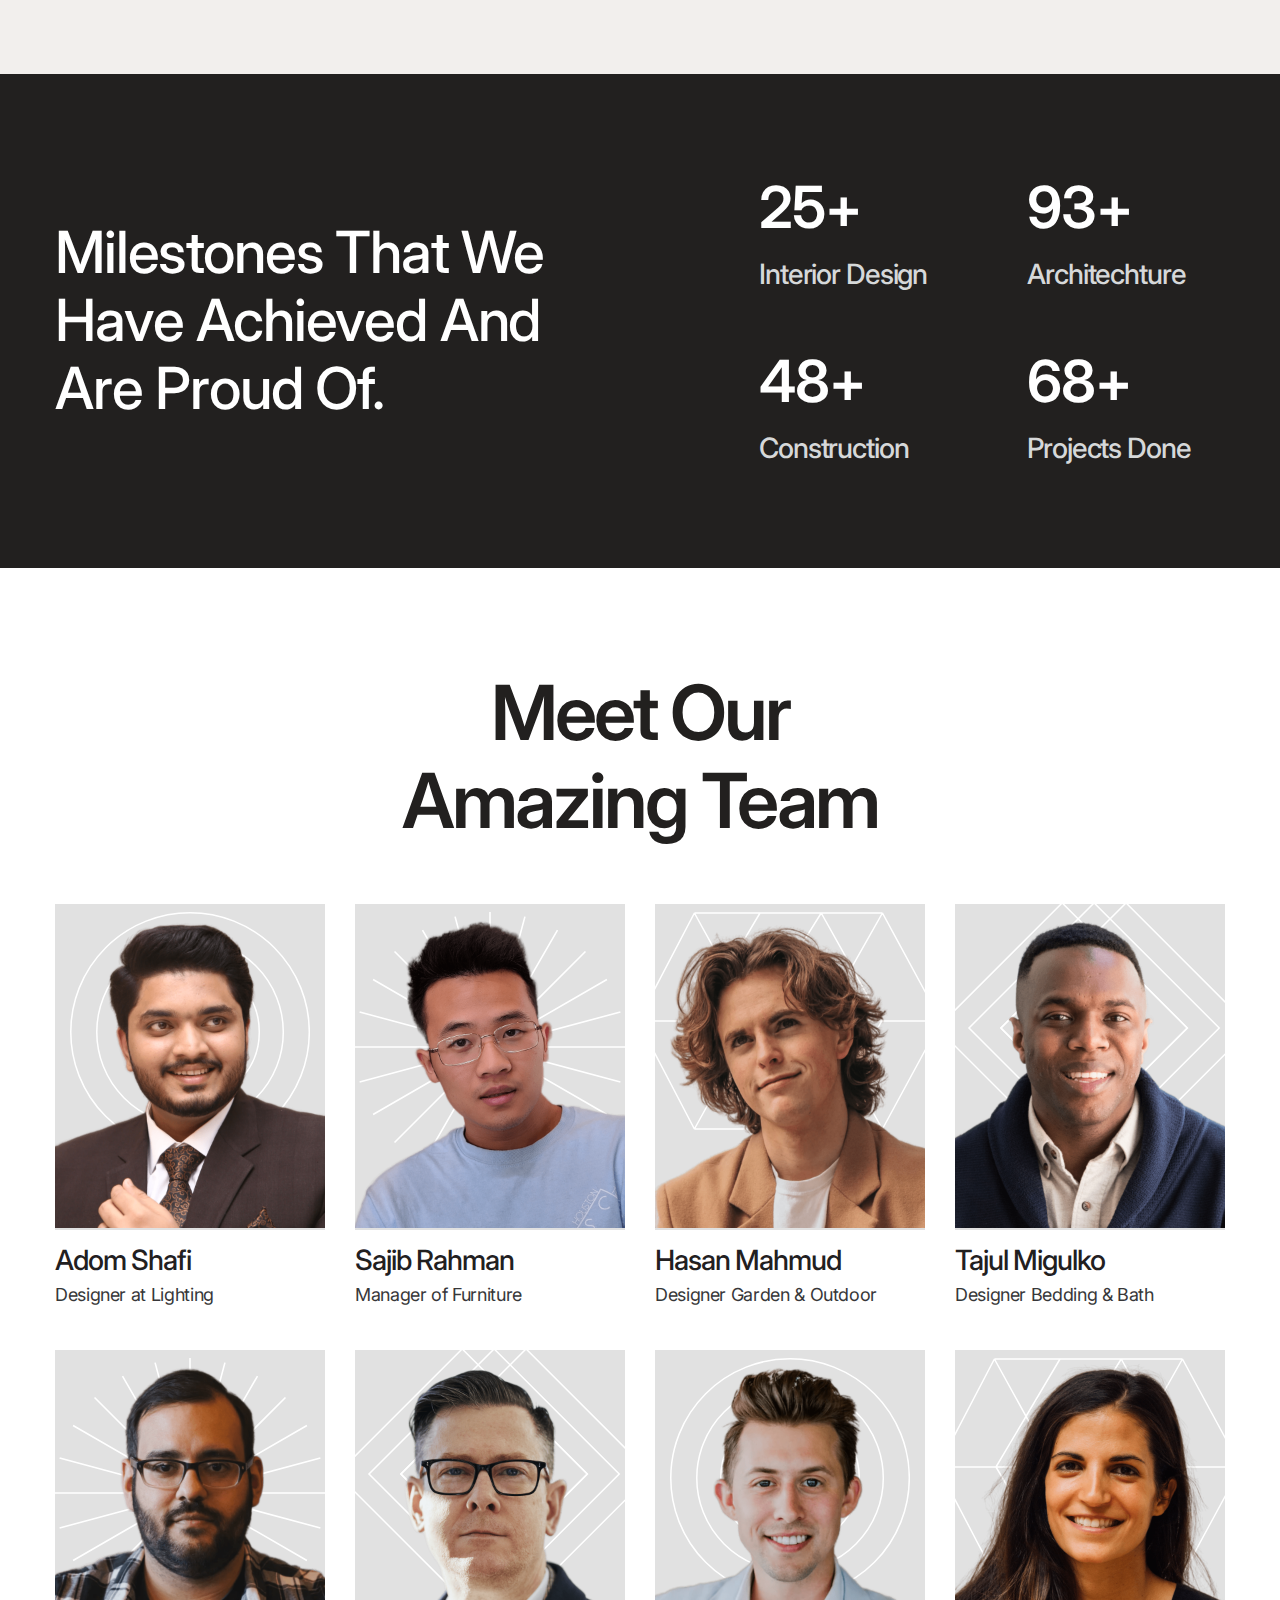
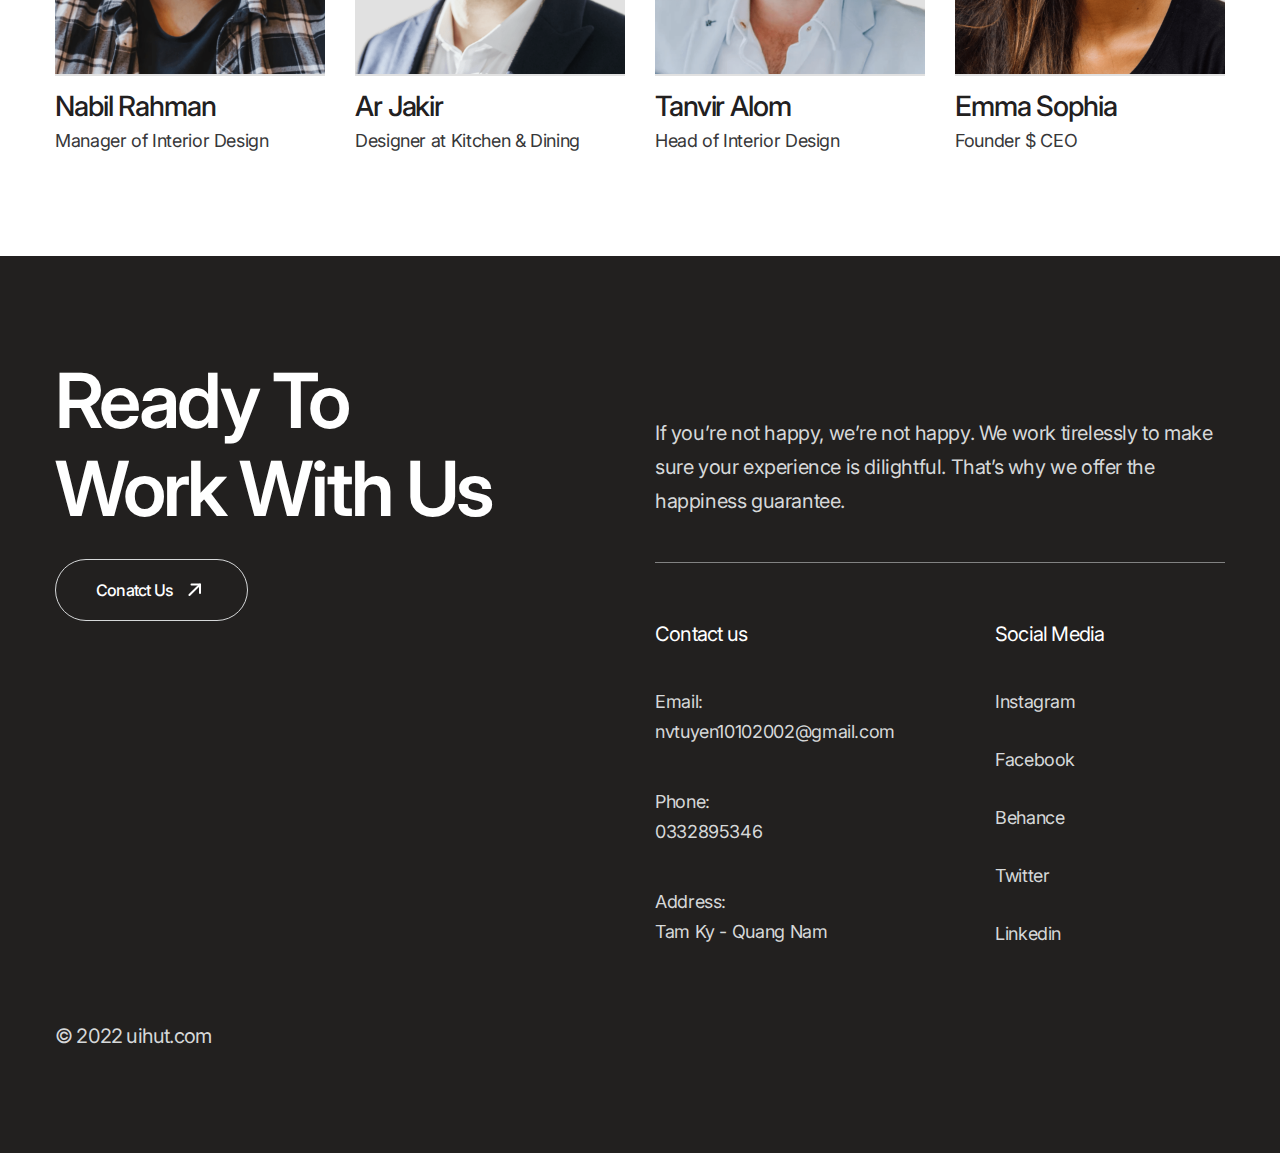
<file: about.html>
<!DOCTYPE html>
<html lang="en">
    <head>
        <meta charset="UTF-8" />
        <meta name="viewport" content="width=device-width, initial-scale=1.0" />
        <title>About</title>
        <!-- CSS -->
        <link rel="stylesheet" href="./assets/css/reset.css" />
        <link rel="stylesheet" href="./assets/css/Common.css" />
        <link rel="stylesheet" href="./assets/css/about.css" />
        <!-- Font -->
        <link rel="preconnect" href="https://fonts.googleapis.com" />
        <link rel="preconnect" href="https://fonts.gstatic.com" crossorigin />
        <link
            href="https://fonts.googleapis.com/css2?family=Inter:wght@300;400;500;600;700;800;900&display=swap"
            rel="stylesheet"
        />
        <!-- Favicon -->
        <link
            rel="apple-touch-icon"
            sizes="57x57"
            href="./assets/favicon/apple-icon-57x57.png"
        />
        <link
            rel="apple-touch-icon"
            sizes="60x60"
            href="./assets/favicon/apple-icon-60x60.png"
        />
        <link
            rel="apple-touch-icon"
            sizes="72x72"
            href="./assets/favicon/apple-icon-72x72.png"
        />
        <link
            rel="apple-touch-icon"
            sizes="76x76"
            href="./assets/favicon/apple-icon-76x76.png"
        />
        <link
            rel="apple-touch-icon"
            sizes="114x114"
            href="./assets/favicon/apple-icon-114x114.png"
        />
        <link
            rel="apple-touch-icon"
            sizes="120x120"
            href="./assets/favicon/apple-icon-120x120.png"
        />
        <link
            rel="apple-touch-icon"
            sizes="144x144"
            href="./assets/favicon/apple-icon-144x144.png"
        />
        <link
            rel="apple-touch-icon"
            sizes="152x152"
            href="./assets/favicon/apple-icon-152x152.png"
        />
        <link
            rel="apple-touch-icon"
            sizes="180x180"
            href="./assets/favicon/apple-icon-180x180.png"
        />
        <link
            rel="icon"
            type="image/png"
            sizes="192x192"
            href="./assets/favicon/android-icon-192x192.png"
        />
        <link
            rel="icon"
            type="image/png"
            sizes="32x32"
            href="./assets/favicon/favicon-32x32.png"
        />
        <link
            rel="icon"
            type="image/png"
            sizes="96x96"
            href="./assets/favicon/favicon-96x96.png"
        />
        <link
            rel="icon"
            type="image/png"
            sizes="16x16"
            href="./assets/favicon/favicon-16x16.png"
        />

        <link rel="manifest" href="./assets/favicon/manifest.json" />
        <meta name="msapplication-TileColor" content="#ffffff" />
        <meta name="msapplication-TileImage" content="/ms-icon-144x144.png" />
        <meta name="theme-color" content="#ffffff" />
    </head>
    <body>
        <!-- header -->
        <!-- header -->
        <header class="header fixed">
            <div class="container">
                <div class="header__inner">
                    <img
                        src="./assets/imgs/logo.png"
                        alt="Kayuqu"
                        class="logo"
                    />
                    <nav class="nav__header">
                        <ul class="navbar__list">
                            <li class="navbar__item">
                                <a href="index.html" class="navbar__link"
                                    >Home</a
                                >
                            </li>
                            <li class="navbar__item">
                                <a
                                    href="about.html"
                                    class="navbar__link navbar__active"
                                    >About</a
                                >
                            </li>
                            <li class="navbar__item">
                                <a href="projects.html" class="navbar__link"
                                    >Projects</a
                                >
                            </li>
                            <li class="navbar__item">
                                <a href="#!" class="navbar__link"
                                    >Page
                                    <svg
                                        class="header__menu"
                                        xmlns="http://www.w3.org/2000/svg"
                                        width="14"
                                        height="14"
                                        viewBox="0 0 14 14"
                                        fill="none"
                                    >
                                        <path
                                            d="M11.0837 4.95801L7.00033 9.04134L2.91699 4.95801"
                                            stroke="currentColor"
                                            stroke-width="1.5"
                                            stroke-linecap="round"
                                            stroke-linejoin="round"
                                        />
                                    </svg>
                                </a>

                                <ul class="sub-menu">
                                    <li class="sub-menu__item">
                                        <a
                                            href="blog.html"
                                            class="sub-menu__link"
                                            >Blog</a
                                        >
                                    </li>
                                    <li class="sub-menu__item">
                                        <a
                                            href="error.html"
                                            class="sub-menu__link"
                                            >404</a
                                        >
                                    </li>
                                </ul>
                            </li>
                        </ul>
                    </nav>
                    <a href="contact.html" class="btn header__btn">Contact</a>
                </div>
            </div>
        </header>
        <main>
            <!-- introduce -->
            <section class="introduce">
                <div class="container">
                    <h2 class="section-heading lv2 introduce__heading">
                        Enhance your interior through design
                    </h2>

                    <p class="section-desc introduce__desc">
                        Our practice is Designing complete environments
                        exceptional buildings, communities and places in spacial
                        situations, where a unique historic or nature enviroment
                        requests an especially thoughtful and innovative
                        solution.
                    </p>
                </div>
            </section>
            <figure>
                <img
                    src="./assets/imgs/about/about01.png"
                    alt="about"
                    class="about__img"
                />
            </figure>

            <section class="building">
                <div class="container">
                    <div class="building__inner">
                        <h2 class="section-heading lv2 building__heading">
                            Building the future cities.
                        </h2>

                        <div class="building__list">
                            <!-- building__item 1 -->
                            <section class="building__item">
                                <h3 class="building__item__title">
                                    <strong>01 </strong>/ Analysis
                                </h3>
                                <p class="building__item__desc">
                                    Urban design draws together the many strands
                                    of place-making, environmental stewardship.
                                </p>
                            </section>

                            <!-- building__item 2 -->
                            <section class="building__item">
                                <h3 class="building__item__title">
                                    <strong>02</strong> / Schematic
                                </h3>
                                <p class="building__item__desc">
                                    Through a unique combination of engineering,
                                    construction and design disciplines and
                                    expertise.
                                </p>
                            </section>

                            <!-- building__item 3 -->
                            <section class="building__item">
                                <h3 class="building__item__title">
                                    <strong>03</strong> / Concept
                                </h3>
                                <p class="building__item__desc">
                                    Since the 1980s, as the complexity of
                                    buildings began to increase, the field of
                                    architecture became multi-disciplinary with
                                    specializations for each.
                                </p>
                            </section>

                            <!-- building__item 4 -->
                            <section class="building__item">
                                <h3 class="building__item__title">
                                    <strong>04</strong> / Offer
                                </h3>
                                <p class="building__item__desc">
                                    Hub embraces holistic development and
                                    support for employees the aim of being a
                                    first-choice employer our sectors.
                                </p>
                            </section>
                        </div>
                    </div>
                </div>
            </section>
            <!-- achievements -->
            <section class="achievements">
                <div class="container">
                    <div class="achievements__inner">
                        <h3 class="section-heading lv3 achievements__heading">
                            Milestones that we have achieved and are proud of.
                        </h3>

                        <div class="achievements__list">
                            <!-- achievements__item 1 -->
                            <section class="achievements__item">
                                <span class="achievements__item__stats"
                                    >25+</span
                                >
                                <p class="achievements__item__title">
                                    Interior Design
                                </p>
                            </section>

                            <!-- achievements__item 2 -->
                            <section class="achievements__item">
                                <span class="achievements__item__stats"
                                    >93+</span
                                >
                                <p class="achievements__item__title">
                                    Architechture
                                </p>
                            </section>

                            <!-- achievements__item 3 -->
                            <section class="achievements__item">
                                <span class="achievements__item__stats"
                                    >48+</span
                                >
                                <p class="achievements__item__title">
                                    Construction
                                </p>
                            </section>

                            <!-- achievements__item 4 -->
                            <section class="achievements__item">
                                <span class="achievements__item__stats"
                                    >68+</span
                                >
                                <p class="achievements__item__title">
                                    Projects Done
                                </p>
                            </section>
                        </div>
                    </div>
                </div>
            </section>
            <!-- team -->
            <section class="team">
                <div class="container">
                    <h2 class="section-heading lv2 team__heading">
                        Meet our amazing team
                    </h2>

                    <div class="team__list">
                        <!-- team__item 1 -->
                        <article class="team__item">
                            <figure class="team__item__thumb">
                                <img
                                    src="./assets/imgs/about/team1.png"
                                    alt="Adom Shafi"
                                    class="team__item__img"
                                />
                            </figure>
                            <h3 class="team__item__name">Adom Shafi</h3>
                            <span class="team__item__desc"
                                >Designer at Lighting</span
                            >
                        </article>

                        <!-- team__item 2 -->
                        <article class="team__item">
                            <figure class="team__item__thumb">
                                <img
                                    src="./assets/imgs/about/team2.png"
                                    alt="Sajib Rahman"
                                    class="team__item__img"
                                />
                            </figure>
                            <h3 class="team__item__name">Sajib Rahman</h3>
                            <span class="team__item__desc"
                                >Manager of Furniture</span
                            >
                        </article>

                        <!-- team__item 3 -->
                        <article class="team__item">
                            <figure class="team__item__thumb">
                                <img
                                    src="./assets/imgs/about/team3.png"
                                    alt="Hasan Mahmud"
                                    class="team__item__img"
                                />
                            </figure>
                            <h3 class="team__item__name">Hasan Mahmud</h3>
                            <span class="team__item__desc"
                                >Designer Garden & Outdoor</span
                            >
                        </article>

                        <!-- team__item 4 -->
                        <article class="team__item">
                            <figure class="team__item__thumb">
                                <img
                                    src="./assets/imgs/about/team4.png"
                                    alt="Tajul Migulko"
                                    class="team__item__img"
                                />
                            </figure>
                            <h3 class="team__item__name">Tajul Migulko</h3>
                            <span class="team__item__desc"
                                >Designer Bedding & Bath</span
                            >
                        </article>

                        <!-- team__item 5 -->
                        <article class="team__item">
                            <figure class="team__item__thumb">
                                <img
                                    src="./assets/imgs/about/team5.png"
                                    alt="Nabil Rahman"
                                    class="team__item__img"
                                />
                            </figure>
                            <h3 class="team__item__name">Nabil Rahman</h3>
                            <span class="team__item__desc"
                                >Manager of Interior Design
                            </span>
                        </article>

                        <!-- team__item 6 -->
                        <article class="team__item">
                            <figure class="team__item__thumb">
                                <img
                                    src="./assets/imgs/about/team6.png"
                                    alt="Ar Jakir"
                                    class="team__item__img"
                                />
                            </figure>
                            <h3 class="team__item__name">Ar Jakir</h3>
                            <span class="team__item__desc"
                                >Designer at Kitchen & Dining</span
                            >
                        </article>

                        <!-- team__item 7 -->
                        <article class="team__item">
                            <figure class="team__item__thumb">
                                <img
                                    src="./assets/imgs/about/team7.png"
                                    alt="Tanvir Alom"
                                    class="team__item__img"
                                />
                            </figure>
                            <h3 class="team__item__name">Tanvir Alom</h3>
                            <span class="team__item__desc"
                                >Head of Interior Design</span
                            >
                        </article>

                        <!-- team__item 8 -->
                        <article class="team__item">
                            <figure class="team__item__thumb">
                                <img
                                    src="./assets/imgs/about/team8.png"
                                    alt="Adom Shafi"
                                    class="team__item__img"
                                />
                            </figure>
                            <h3 class="team__item__name">Emma Sophia</h3>
                            <span class="team__item__desc">Founder $ CEO</span>
                        </article>
                    </div>
                </div>
            </section>
        </main>
        <!-- footer -->
        <footer class="footer">
            <div class="container">
                <div class="footer__inner">
                    <div class="footer__left">
                        <h2 class="section lv2 footer__heading">
                            Ready to work with us
                        </h2>
                        <a href="#!" class="btn section-action footer__action"
                            >Conatct Us
                            <svg
                                xmlns="http://www.w3.org/2000/svg"
                                width="24"
                                height="24"
                                viewBox="0 0 24 24"
                                fill="none"
                            >
                                <path
                                    d="M17.0289 6.44805L6.42233 17.0546"
                                    stroke="currentColor"
                                    stroke-width="2"
                                    stroke-linecap="round"
                                    stroke-linejoin="round"
                                />
                                <path
                                    d="M8.49081 6.4664L17.0284 6.44801L17.0107 14.9863"
                                    stroke="currentColor"
                                    stroke-width="2"
                                    stroke-linecap="round"
                                    stroke-linejoin="round"
                                />
                            </svg>
                        </a>
                    </div>

                    <div class="footer__right">
                        <p class="section-desc footer__desc">
                            If you’re not happy, we’re not happy. We work
                            tirelessly to make sure your experience is
                            dilightful. That’s why we offer the happiness
                            guarantee.
                        </p>

                        <div class="footer__line"></div>

                        <div class="footer__row">
                            <div class="footer__Contact">
                                <h3 class="footer__title section-desc">
                                    Contact us
                                </h3>
                                <ul class="footer__Contact__list">
                                    <li class="footer__Contact__item">
                                        <a
                                            href="mailto:nvtuyen10102002@gmail.com"
                                            class="footer__link"
                                        >
                                            Email:<br />nvtuyen10102002@gmail.com</a
                                        >
                                    </li>
                                    <li class="footer__Contact__item">
                                        <a
                                            href="tel:0332895346"
                                            class="footer__link"
                                        >
                                            Phone:<br />
                                            0332895346</a
                                        >
                                    </li>
                                    <li class="footer__Contact__item">
                                        <address>
                                            Address:<br />Tam Ky - Quang Nam
                                        </address>
                                    </li>
                                </ul>
                            </div>

                            <div class="footer__Social">
                                <h3 class="footer__title section-desc">
                                    Social Media
                                </h3>
                                <ul class="footer__Social__list">
                                    <li class="footer__Social__item">
                                        <a href="#!" class="footer__link"
                                            >Instagram</a
                                        >
                                    </li>
                                    <li class="footer__Social__item">
                                        <a
                                            href="https://www.facebook.com/tynguyen.32/"
                                            class="footer__link"
                                            >Facebook</a
                                        >
                                    </li>
                                    <li class="footer__Social__item">
                                        <a href="#!" class="footer__link"
                                            >Behance</a
                                        >
                                    </li>
                                    <li class="footer__Social__item">
                                        <a href="#!" class="footer__link"
                                            >Twitter</a
                                        >
                                    </li>
                                    <li class="footer__Social__item">
                                        <a href="#!" class="footer__link"
                                            >Linkedin</a
                                        >
                                    </li>
                                </ul>
                            </div>
                        </div>
                    </div>
                </div>
                <p class="footer__address section-desc">© 2022 uihut.com</p>
            </div>
        </footer>
    </body>
</html>
</file>
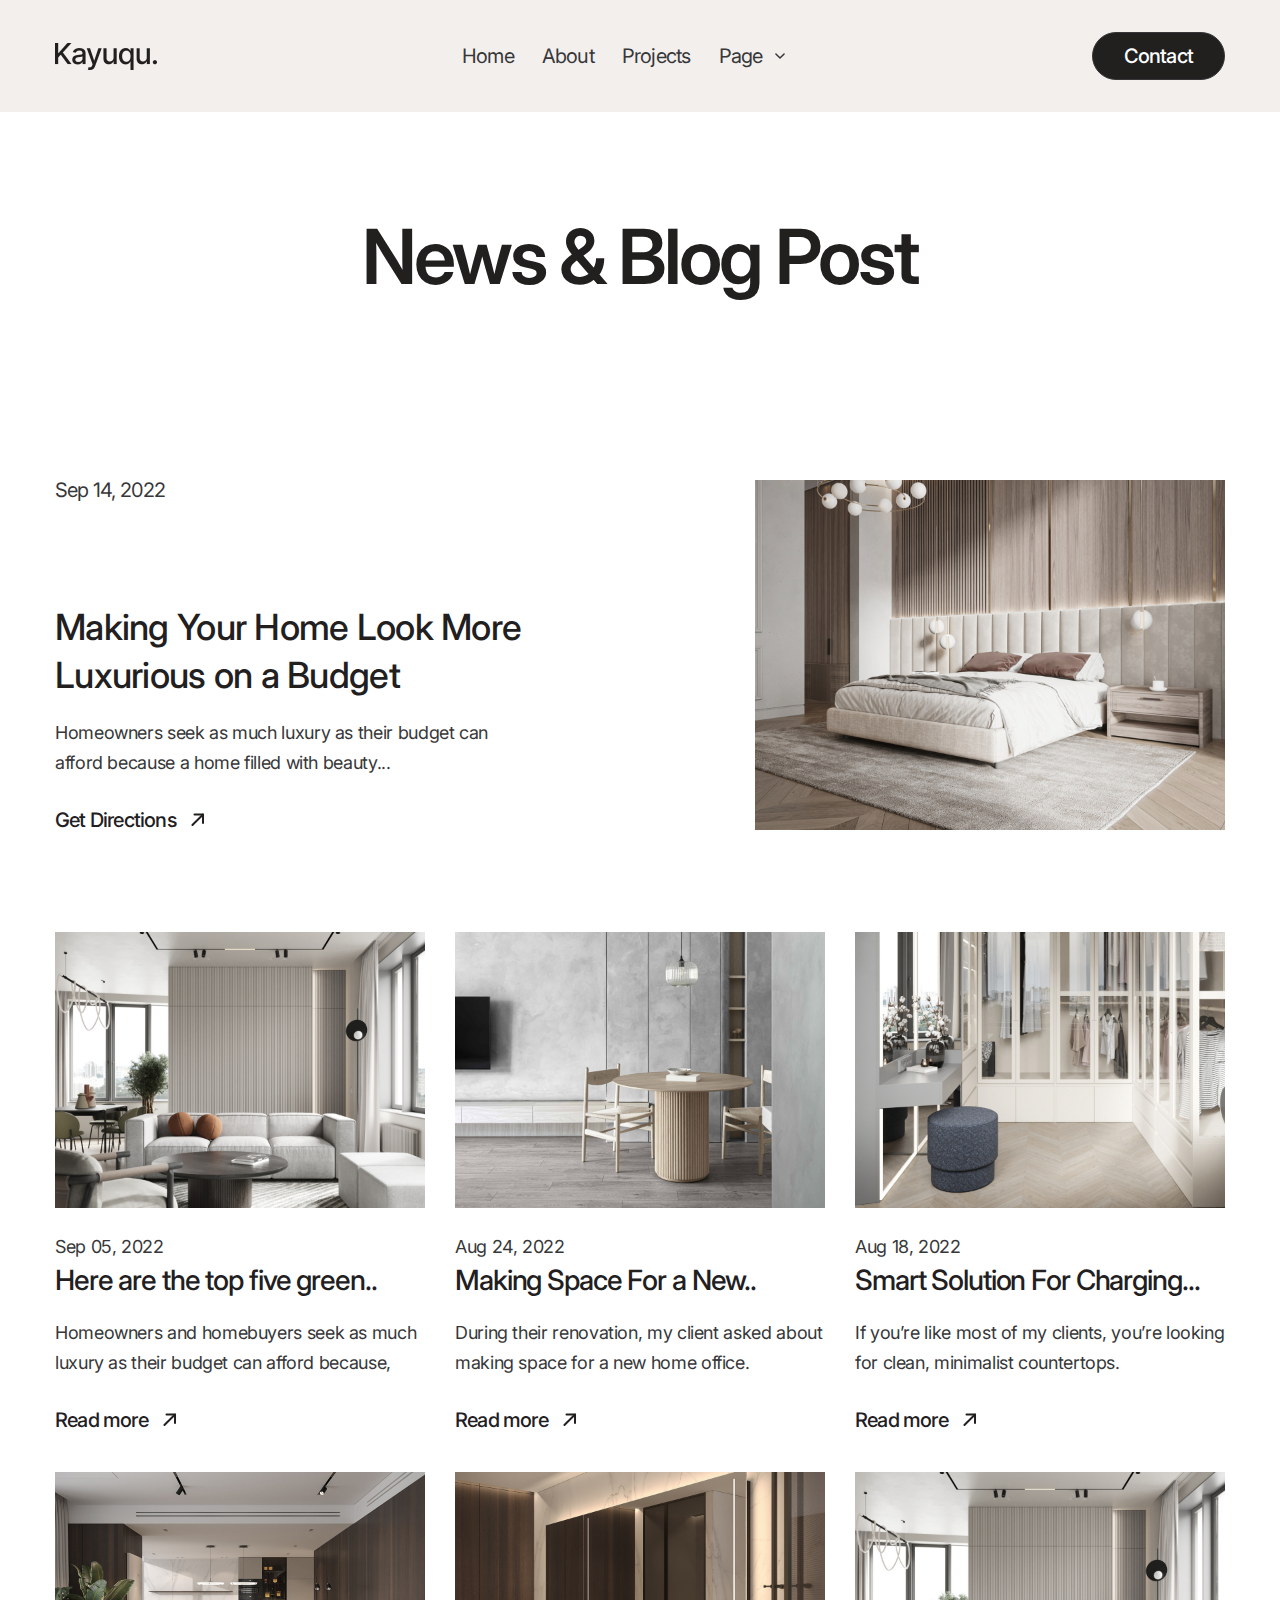
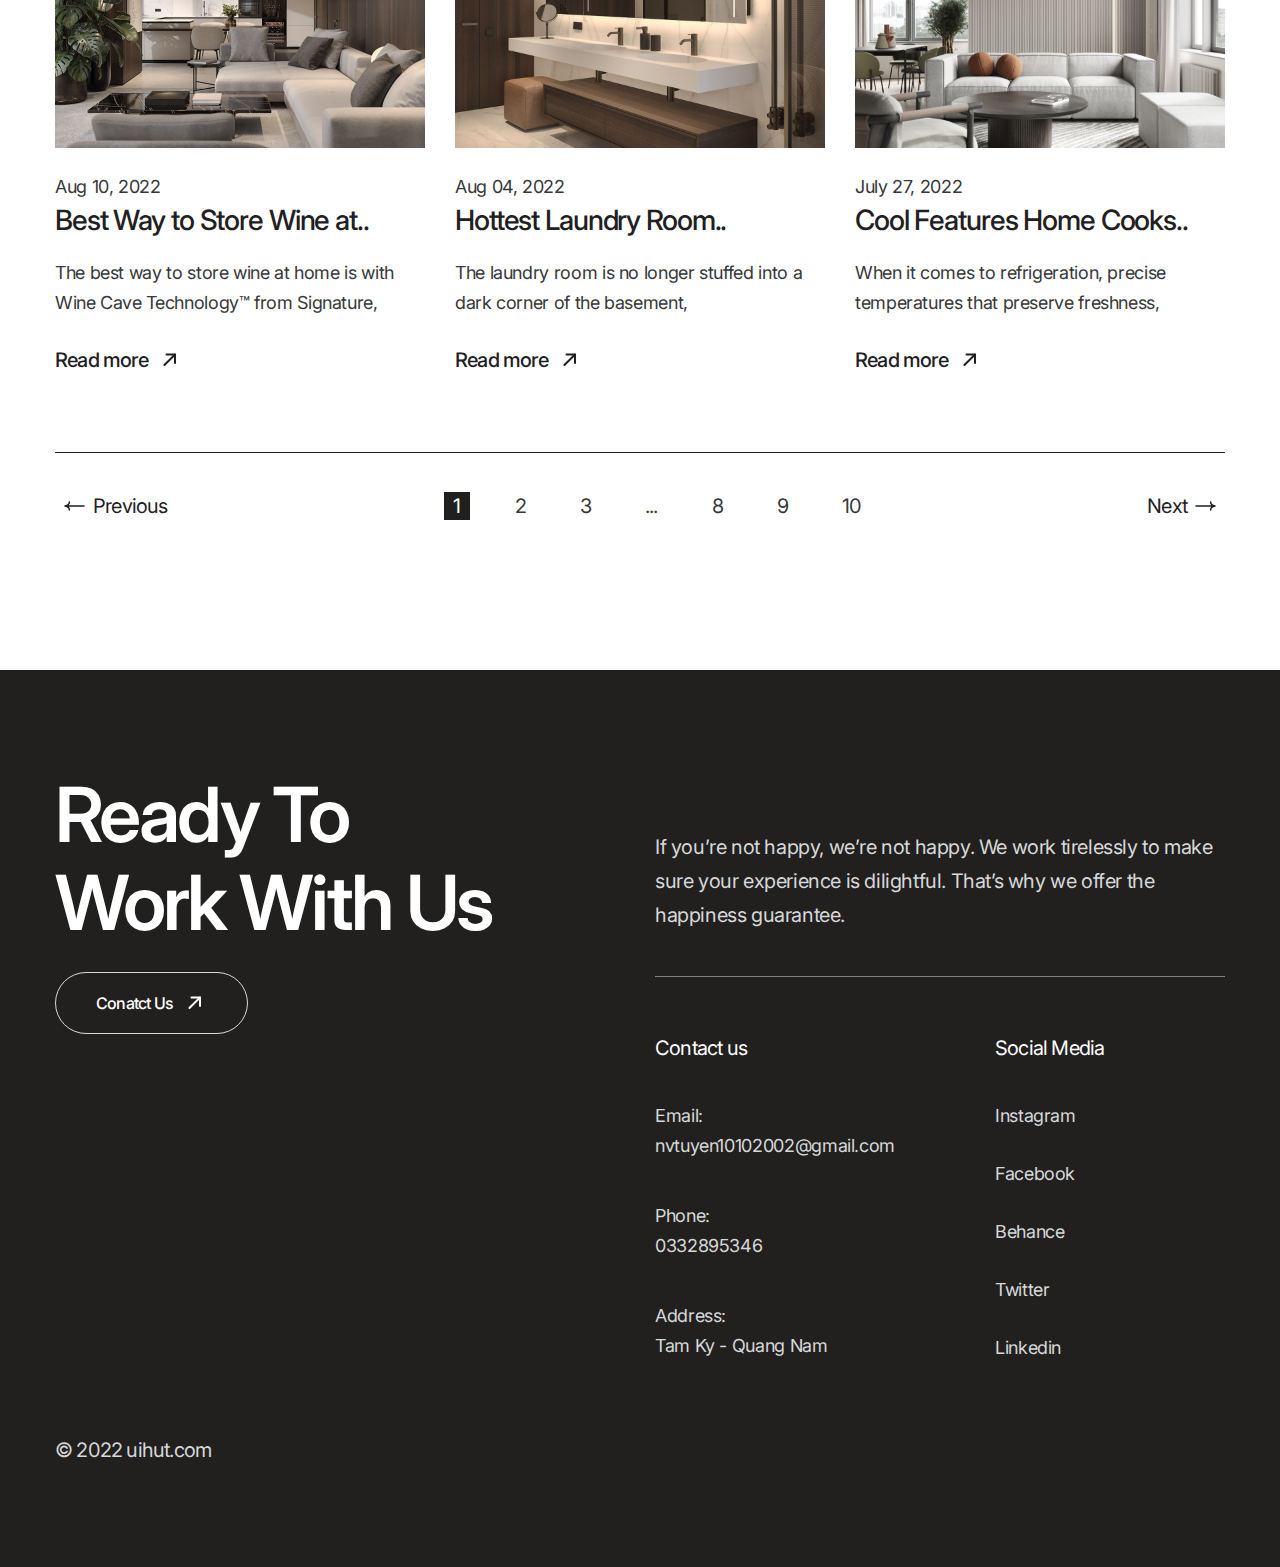
<file: blog.html>
<!DOCTYPE html>
<html lang="en">
    <head>
        <meta charset="UTF-8" />
        <meta name="viewport" content="width=device-width, initial-scale=1.0" />
        <title>About</title>
        <!-- CSS -->
        <link rel="stylesheet" href="./assets/css/reset.css" />
        <link rel="stylesheet" href="./assets/css/Common.css" />
        <link rel="stylesheet" href="./assets/css/blog.css" />
        <!-- Font -->
        <link rel="preconnect" href="https://fonts.googleapis.com" />
        <link rel="preconnect" href="https://fonts.gstatic.com" crossorigin />
        <link
            href="https://fonts.googleapis.com/css2?family=Inter:wght@300;400;500;600;700;800;900&display=swap"
            rel="stylesheet"
        />
        <!-- Favicon -->
        <link
            rel="apple-touch-icon"
            sizes="57x57"
            href="./assets/favicon/apple-icon-57x57.png"
        />
        <link
            rel="apple-touch-icon"
            sizes="60x60"
            href="./assets/favicon/apple-icon-60x60.png"
        />
        <link
            rel="apple-touch-icon"
            sizes="72x72"
            href="./assets/favicon/apple-icon-72x72.png"
        />
        <link
            rel="apple-touch-icon"
            sizes="76x76"
            href="./assets/favicon/apple-icon-76x76.png"
        />
        <link
            rel="apple-touch-icon"
            sizes="114x114"
            href="./assets/favicon/apple-icon-114x114.png"
        />
        <link
            rel="apple-touch-icon"
            sizes="120x120"
            href="./assets/favicon/apple-icon-120x120.png"
        />
        <link
            rel="apple-touch-icon"
            sizes="144x144"
            href="./assets/favicon/apple-icon-144x144.png"
        />
        <link
            rel="apple-touch-icon"
            sizes="152x152"
            href="./assets/favicon/apple-icon-152x152.png"
        />
        <link
            rel="apple-touch-icon"
            sizes="180x180"
            href="./assets/favicon/apple-icon-180x180.png"
        />
        <link
            rel="icon"
            type="image/png"
            sizes="192x192"
            href="./assets/favicon/android-icon-192x192.png"
        />
        <link
            rel="icon"
            type="image/png"
            sizes="32x32"
            href="./assets/favicon/favicon-32x32.png"
        />
        <link
            rel="icon"
            type="image/png"
            sizes="96x96"
            href="./assets/favicon/favicon-96x96.png"
        />
        <link
            rel="icon"
            type="image/png"
            sizes="16x16"
            href="./assets/favicon/favicon-16x16.png"
        />

        <link rel="manifest" href="./assets/favicon/manifest.json" />
        <meta name="msapplication-TileColor" content="#ffffff" />
        <meta name="msapplication-TileImage" content="/ms-icon-144x144.png" />
        <meta name="theme-color" content="#ffffff" />
    </head>
    <body>
        <!-- header -->
        <header class="header fixed">
            <div class="container">
                <div class="header__inner">
                    <img
                        src="./assets/imgs/logo.png"
                        alt="Kayuqu"
                        class="logo"
                    />
                    <nav class="nav__header">
                        <ul class="navbar__list">
                            <li class="navbar__item">
                                <a href="index.html" class="navbar__link"
                                    >Home</a
                                >
                            </li>
                            <li class="navbar__item">
                                <a href="about.html" class="navbar__link"
                                    >About</a
                                >
                            </li>
                            <li class="navbar__item">
                                <a href="projects.html" class="navbar__link"
                                    >Projects</a
                                >
                            </li>
                            <li class="navbar__item">
                                <a href="#!" class="navbar__link"
                                    >Page
                                    <svg
                                        class="header__menu"
                                        xmlns="http://www.w3.org/2000/svg"
                                        width="14"
                                        height="14"
                                        viewBox="0 0 14 14"
                                        fill="none"
                                    >
                                        <path
                                            d="M11.0837 4.95801L7.00033 9.04134L2.91699 4.95801"
                                            stroke="currentColor"
                                            stroke-width="1.5"
                                            stroke-linecap="round"
                                            stroke-linejoin="round"
                                        />
                                    </svg>
                                </a>

                                <ul class="sub-menu">
                                    <li class="sub-menu__item">
                                        <a
                                            href="blog.html"
                                            class="sub-menu__link sub-menu__active"
                                            >Blog</a
                                        >
                                    </li>
                                    <li class="sub-menu__item">
                                        <a
                                            href="error.html"
                                            class="sub-menu__link"
                                            >404</a
                                        >
                                    </li>
                                </ul>
                            </li>
                        </ul>
                    </nav>
                    <a href="contact.html" class="btn header__btn">Contact</a>
                </div>
            </div>
        </header>
        <main class="main">
            <section class="introduce">
                <div class="container">
                    <h2 class="section-heading lv2 introduce__heading">
                        News & Blog Post
                    </h2>
                </div>
            </section>

            <section class="product-introduction">
                <div class="container">
                    <div class="product-introduction__inner">
                        <section class="product-introduction__content">
                            <span class="product-introduction__date">
                                Sep 14, 2022
                            </span>
                            <h3 class="product-introduction__heading">
                                Making Your Home Look More Luxurious on a Budget
                            </h3>

                            <p class="product-introduction__desc">
                                Homeowners seek as much luxury as their budget
                                can afford because a home filled with beauty...
                            </p>

                            <a href="#!" class="product-introduction__action"
                                >Get Directions
                                <svg
                                    xmlns="http://www.w3.org/2000/svg"
                                    width="24"
                                    height="24"
                                    viewBox="0 0 24 24"
                                    fill="none"
                                >
                                    <path
                                        d="M17.0304 6.44707L6.42379 17.0537"
                                        stroke="currentColor"
                                        stroke-width="2"
                                        stroke-linecap="round"
                                        stroke-linejoin="round"
                                    />
                                    <path
                                        d="M8.49179 6.46445L17.0294 6.44606L17.0117 14.9844"
                                        stroke="currentColor"
                                        stroke-width="2"
                                        stroke-linecap="round"
                                        stroke-linejoin="round"
                                    />
                                </svg>
                            </a>
                        </section>

                        <figure class="product-introduction__thumb">
                            <img
                                src="./assets/imgs/blog/blog1.png"
                                alt=""
                                class="product-introduction__img"
                            />
                        </figure>
                    </div>
                </div>
            </section>

            <section class="projects">
                <div class="container">
                    <div class="project__list">
                        <!-- project__item 1 -->
                        <article class="project__item">
                            <figure class="project__item__thumb">
                                <img
                                    src="./assets/imgs/blog/project1.png"
                                    alt="Here are the top five green.."
                                    class="project__item__img"
                                />
                            </figure>
                            <span class="project__item__date"
                                >Sep 05, 2022</span
                            >
                            <h4 class="project__item__heading line-clamp">
                                Here are the top five green..
                            </h4>
                            <p class="project__item__desc line-clamp line-2">
                                Homeowners and homebuyers seek as much luxury as
                                their budget can afford because,
                            </p>
                            <a href="#!" class="project__item__action"
                                >Read more
                                <svg
                                    xmlns="http://www.w3.org/2000/svg"
                                    width="24"
                                    height="24"
                                    viewBox="0 0 24 24"
                                    fill="none"
                                >
                                    <path
                                        d="M17.0304 6.44707L6.42379 17.0537"
                                        stroke="currentColor"
                                        stroke-width="2"
                                        stroke-linecap="round"
                                        stroke-linejoin="round"
                                    />
                                    <path
                                        d="M8.49179 6.46445L17.0294 6.44606L17.0117 14.9844"
                                        stroke="currentColor"
                                        stroke-width="2"
                                        stroke-linecap="round"
                                        stroke-linejoin="round"
                                    />
                                </svg>
                            </a>
                        </article>

                        <!-- project__item 2 -->
                        <article class="project__item">
                            <figure class="project__item__thumb">
                                <img
                                    src="./assets/imgs/blog/project2.png"
                                    alt="Making Space For a New.."
                                    class="project__item__img"
                                />
                            </figure>
                            <span class="project__item__date"
                                >Aug 24, 2022</span
                            >
                            <h4 class="project__item__heading line-clamp">
                                Making Space For a New..
                            </h4>
                            <p class="project__item__desc line-clamp line-2">
                                During their renovation, my client asked about
                                making space for a new home office.
                            </p>
                            <a href="#!" class="project__item__action"
                                >Read more
                                <svg
                                    xmlns="http://www.w3.org/2000/svg"
                                    width="24"
                                    height="24"
                                    viewBox="0 0 24 24"
                                    fill="none"
                                >
                                    <path
                                        d="M17.0304 6.44707L6.42379 17.0537"
                                        stroke="currentColor"
                                        stroke-width="2"
                                        stroke-linecap="round"
                                        stroke-linejoin="round"
                                    />
                                    <path
                                        d="M8.49179 6.46445L17.0294 6.44606L17.0117 14.9844"
                                        stroke="currentColor"
                                        stroke-width="2"
                                        stroke-linecap="round"
                                        stroke-linejoin="round"
                                    />
                                </svg>
                            </a>
                        </article>

                        <!-- project__item 3 -->
                        <article class="project__item">
                            <figure class="project__item__thumb">
                                <img
                                    src="./assets/imgs/blog/project3.png"
                                    alt="Smart Solution For Charging..."
                                    class="project__item__img"
                                />
                            </figure>
                            <span class="project__item__date"
                                >Aug 18, 2022</span
                            >
                            <h4 class="project__item__heading line-clamp">
                                Smart Solution For Charging...
                            </h4>
                            <p class="project__item__desc line-clamp line-2">
                                If you’re like most of my clients, you’re
                                looking for clean, minimalist countertops.
                            </p>
                            <a href="#!" class="project__item__action"
                                >Read more
                                <svg
                                    xmlns="http://www.w3.org/2000/svg"
                                    width="24"
                                    height="24"
                                    viewBox="0 0 24 24"
                                    fill="none"
                                >
                                    <path
                                        d="M17.0304 6.44707L6.42379 17.0537"
                                        stroke="currentColor"
                                        stroke-width="2"
                                        stroke-linecap="round"
                                        stroke-linejoin="round"
                                    />
                                    <path
                                        d="M8.49179 6.46445L17.0294 6.44606L17.0117 14.9844"
                                        stroke="currentColor"
                                        stroke-width="2"
                                        stroke-linecap="round"
                                        stroke-linejoin="round"
                                    />
                                </svg>
                            </a>
                        </article>

                        <!-- project__item 4 -->
                        <article class="project__item">
                            <figure class="project__item__thumb">
                                <img
                                    src="./assets/imgs/blog/project4.png"
                                    alt="Best Way to Store Wine at.."
                                    class="project__item__img"
                                />
                            </figure>
                            <span class="project__item__date"
                                >Aug 10, 2022</span
                            >
                            <h4 class="project__item__heading line-clamp">
                                Best Way to Store Wine at..
                            </h4>
                            <p class="project__item__desc line-clamp line-2">
                                The best way to store wine at home is with Wine
                                Cave Technology™ from Signature,
                            </p>
                            <a href="#!" class="project__item__action"
                                >Read more
                                <svg
                                    xmlns="http://www.w3.org/2000/svg"
                                    width="24"
                                    height="24"
                                    viewBox="0 0 24 24"
                                    fill="none"
                                >
                                    <path
                                        d="M17.0304 6.44707L6.42379 17.0537"
                                        stroke="currentColor"
                                        stroke-width="2"
                                        stroke-linecap="round"
                                        stroke-linejoin="round"
                                    />
                                    <path
                                        d="M8.49179 6.46445L17.0294 6.44606L17.0117 14.9844"
                                        stroke="currentColor"
                                        stroke-width="2"
                                        stroke-linecap="round"
                                        stroke-linejoin="round"
                                    />
                                </svg>
                            </a>
                        </article>

                        <!-- project__item 5 -->
                        <article class="project__item">
                            <figure class="project__item__thumb">
                                <img
                                    src="./assets/imgs/blog/project5.png"
                                    alt="Hottest Laundry Room.."
                                    class="project__item__img"
                                />
                            </figure>
                            <span class="project__item__date"
                                >Aug 04, 2022</span
                            >
                            <h4 class="project__item__heading line-clamp">
                                Hottest Laundry Room..
                            </h4>
                            <p class="project__item__desc line-clamp line-2">
                                The laundry room is no longer stuffed into a
                                dark corner of the basement,
                            </p>
                            <a href="#!" class="project__item__action"
                                >Read more
                                <svg
                                    xmlns="http://www.w3.org/2000/svg"
                                    width="24"
                                    height="24"
                                    viewBox="0 0 24 24"
                                    fill="none"
                                >
                                    <path
                                        d="M17.0304 6.44707L6.42379 17.0537"
                                        stroke="currentColor"
                                        stroke-width="2"
                                        stroke-linecap="round"
                                        stroke-linejoin="round"
                                    />
                                    <path
                                        d="M8.49179 6.46445L17.0294 6.44606L17.0117 14.9844"
                                        stroke="currentColor"
                                        stroke-width="2"
                                        stroke-linecap="round"
                                        stroke-linejoin="round"
                                    />
                                </svg>
                            </a>
                        </article>

                        <!-- project__item 6 -->
                        <article class="project__item">
                            <figure class="project__item__thumb">
                                <img
                                    src="./assets/imgs/blog/project1.png"
                                    alt="Cool Features Home Cooks.."
                                    class="project__item__img"
                                />
                            </figure>
                            <span class="project__item__date"
                                >July 27, 2022</span
                            >
                            <h4 class="project__item__heading line-clamp">
                                Cool Features Home Cooks..
                            </h4>
                            <p class="project__item__desc line-clamp line-2">
                                When it comes to refrigeration, precise
                                temperatures that preserve freshness,
                            </p>
                            <a href="#!" class="project__item__action"
                                >Read more
                                <svg
                                    xmlns="http://www.w3.org/2000/svg"
                                    width="24"
                                    height="24"
                                    viewBox="0 0 24 24"
                                    fill="none"
                                >
                                    <path
                                        d="M17.0304 6.44707L6.42379 17.0537"
                                        stroke="currentColor"
                                        stroke-width="2"
                                        stroke-linecap="round"
                                        stroke-linejoin="round"
                                    />
                                    <path
                                        d="M8.49179 6.46445L17.0294 6.44606L17.0117 14.9844"
                                        stroke="currentColor"
                                        stroke-width="2"
                                        stroke-linecap="round"
                                        stroke-linejoin="round"
                                    />
                                </svg>
                            </a>
                        </article>
                    </div>
                    <div class="page">
                        <a href="" class="page__link">
                            <svg
                                xmlns="http://www.w3.org/2000/svg"
                                width="21"
                                height="10"
                                viewBox="0 0 21 10"
                                fill="none"
                            >
                                <path
                                    d="M20 5H1M1 5C2.43939 4.78667 5.31818 3.688 5.31818 1M1 5C2.43939 5.21333 5.31818 6.312 5.31818 9"
                                    stroke="currentColor"
                                    stroke-width="1.5"
                                    stroke-linecap="round"
                                    stroke-linejoin="round"
                                />
                            </svg>
                            Previous</a
                        >
                        <ul class="page__list">
                            <li class="page__item page__active">
                                <a href="#!" class="page__item__link">1</a>
                            </li>

                            <li class="page__item">
                                <a href="#!" class="page__item__link">2</a>
                            </li>

                            <li class="page__item">
                                <a href="#!" class="page__item__link">3</a>
                            </li>

                            <li class="page__item">
                                <a href="#!" class="page__item__link">...</a>
                            </li>

                            <li class="page__item">
                                <a href="#!" class="page__item__link">8</a>
                            </li>

                            <li class="page__item">
                                <a href="#!" class="page__item__link">9</a>
                            </li>
                            <li class="page__item">
                                <a href="#!" class="page__item__link">10</a>
                            </li>
                        </ul>
                        <a href="" class="page__link"
                            >Next

                            <svg
                                class="page__next"
                                xmlns="http://www.w3.org/2000/svg"
                                width="21"
                                height="10"
                                viewBox="0 0 21 10"
                                fill="none"
                            >
                                <path
                                    d="M20 5H1M1 5C2.43939 4.78667 5.31818 3.688 5.31818 1M1 5C2.43939 5.21333 5.31818 6.312 5.31818 9"
                                    stroke="currentColor"
                                    stroke-width="1.5"
                                    stroke-linecap="round"
                                    stroke-linejoin="round"
                                />
                            </svg>
                        </a>
                    </div>
                </div>
            </section>
        </main>
        <!-- footer -->
        <footer class="footer">
            <div class="container">
                <div class="footer__inner">
                    <div class="footer__left">
                        <h2 class="section lv2 footer__heading">
                            Ready to work with us
                        </h2>
                        <a href="#!" class="btn section-action footer__action"
                            >Conatct Us
                            <svg
                                xmlns="http://www.w3.org/2000/svg"
                                width="24"
                                height="24"
                                viewBox="0 0 24 24"
                                fill="none"
                            >
                                <path
                                    d="M17.0289 6.44805L6.42233 17.0546"
                                    stroke="currentColor"
                                    stroke-width="2"
                                    stroke-linecap="round"
                                    stroke-linejoin="round"
                                />
                                <path
                                    d="M8.49081 6.4664L17.0284 6.44801L17.0107 14.9863"
                                    stroke="currentColor"
                                    stroke-width="2"
                                    stroke-linecap="round"
                                    stroke-linejoin="round"
                                />
                            </svg>
                        </a>
                    </div>

                    <div class="footer__right">
                        <p class="section-desc footer__desc">
                            If you’re not happy, we’re not happy. We work
                            tirelessly to make sure your experience is
                            dilightful. That’s why we offer the happiness
                            guarantee.
                        </p>

                        <div class="footer__line"></div>

                        <div class="footer__row">
                            <div class="footer__Contact">
                                <h3 class="footer__title section-desc">
                                    Contact us
                                </h3>
                                <ul class="footer__Contact__list">
                                    <li class="footer__Contact__item">
                                        <a
                                            href="mailto:nvtuyen10102002@gmail.com"
                                            class="footer__link"
                                        >
                                            Email:<br />nvtuyen10102002@gmail.com</a
                                        >
                                    </li>
                                    <li class="footer__Contact__item">
                                        <a
                                            href="tel:0332895346"
                                            class="footer__link"
                                        >
                                            Phone:<br />
                                            0332895346</a
                                        >
                                    </li>
                                    <li class="footer__Contact__item">
                                        <address>
                                            Address:<br />Tam Ky - Quang Nam
                                        </address>
                                    </li>
                                </ul>
                            </div>

                            <div class="footer__Social">
                                <h3 class="footer__title section-desc">
                                    Social Media
                                </h3>
                                <ul class="footer__Social__list">
                                    <li class="footer__Social__item">
                                        <a href="#!" class="footer__link"
                                            >Instagram</a
                                        >
                                    </li>
                                    <li class="footer__Social__item">
                                        <a
                                            href="https://www.facebook.com/tynguyen.32/"
                                            class="footer__link"
                                            >Facebook</a
                                        >
                                    </li>
                                    <li class="footer__Social__item">
                                        <a href="#!" class="footer__link"
                                            >Behance</a
                                        >
                                    </li>
                                    <li class="footer__Social__item">
                                        <a href="#!" class="footer__link"
                                            >Twitter</a
                                        >
                                    </li>
                                    <li class="footer__Social__item">
                                        <a href="#!" class="footer__link"
                                            >Linkedin</a
                                        >
                                    </li>
                                </ul>
                            </div>
                        </div>
                    </div>
                </div>
                <p class="footer__address section-desc">© 2022 uihut.com</p>
            </div>
        </footer>
    </body>
</html>
</file>
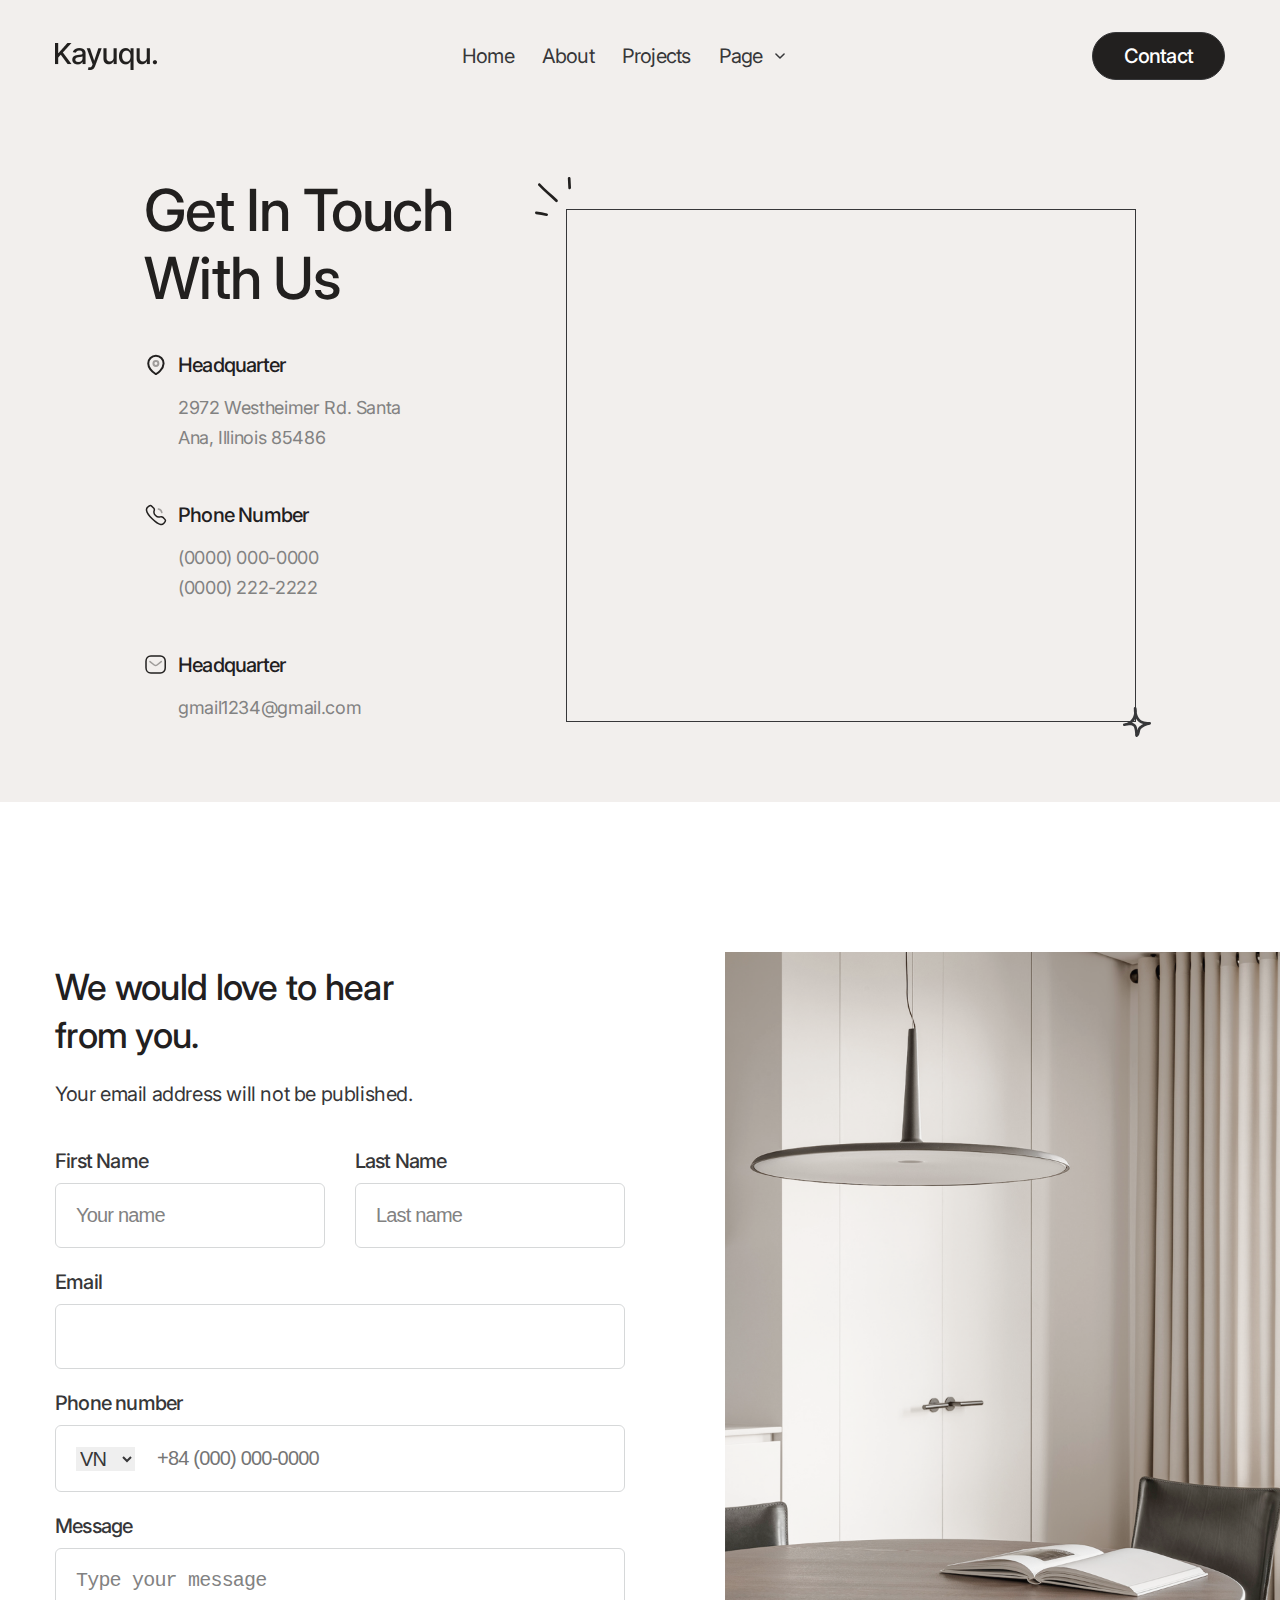
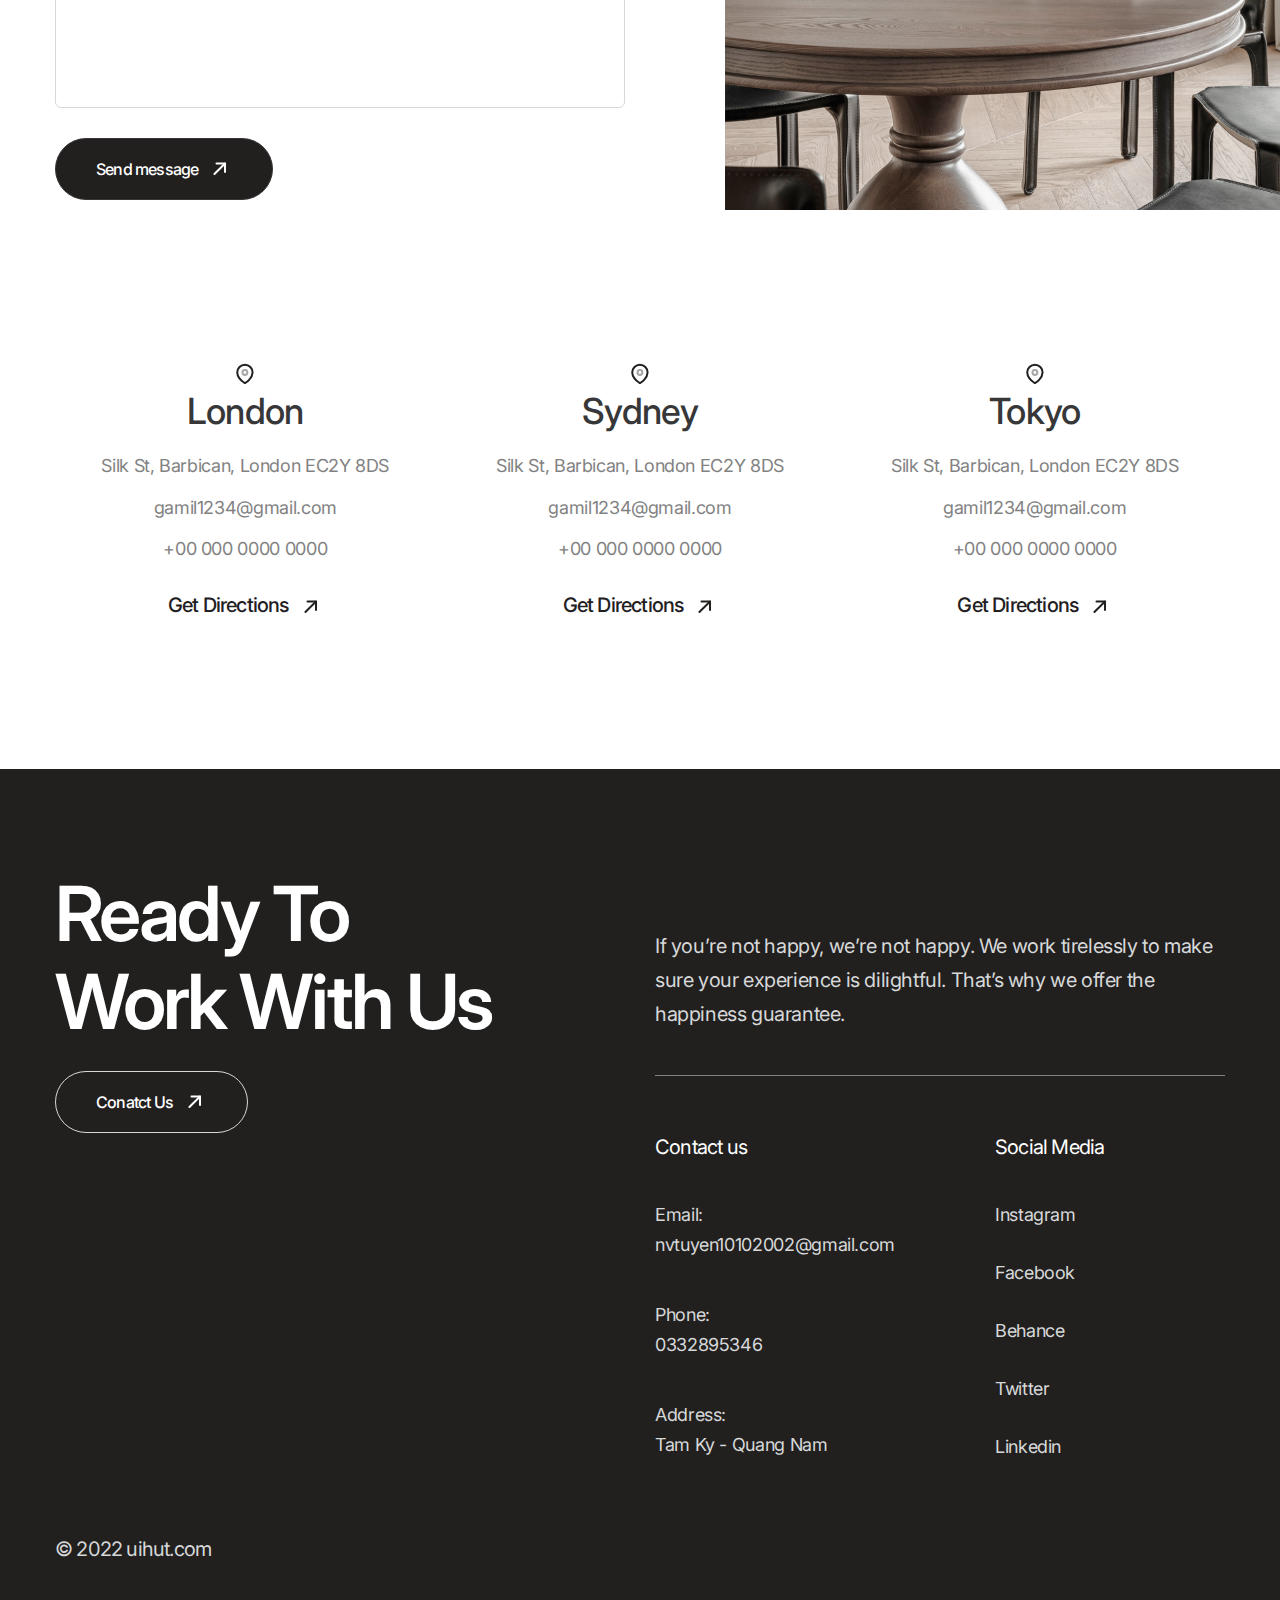
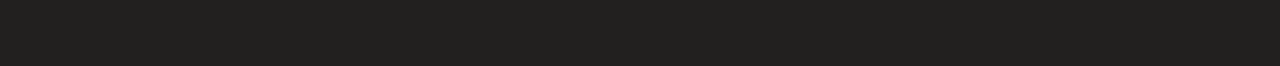
<file: contact.html>
<!DOCTYPE html>
<html lang="en">
    <head>
        <meta charset="UTF-8" />
        <meta name="viewport" content="width=device-width, initial-scale=1.0" />
        <title>Contact</title>
        <!-- CSS -->
        <link rel="stylesheet" href="./assets/css/reset.css" />
        <link rel="stylesheet" href="./assets/css/Common.css" />
        <link rel="stylesheet" href="./assets/css/Contact.css" />
        <!-- Font -->
        <link rel="preconnect" href="https://fonts.googleapis.com" />
        <link rel="preconnect" href="https://fonts.gstatic.com" crossorigin />
        <link
            href="https://fonts.googleapis.com/css2?family=Inter:wght@300;400;500;600;700;800;900&display=swap"
            rel="stylesheet"
        />
        <!-- Favicon -->
        <link
            rel="apple-touch-icon"
            sizes="57x57"
            href="./assets/favicon/apple-icon-57x57.png"
        />
        <link
            rel="apple-touch-icon"
            sizes="60x60"
            href="./assets/favicon/apple-icon-60x60.png"
        />
        <link
            rel="apple-touch-icon"
            sizes="72x72"
            href="./assets/favicon/apple-icon-72x72.png"
        />
        <link
            rel="apple-touch-icon"
            sizes="76x76"
            href="./assets/favicon/apple-icon-76x76.png"
        />
        <link
            rel="apple-touch-icon"
            sizes="114x114"
            href="./assets/favicon/apple-icon-114x114.png"
        />
        <link
            rel="apple-touch-icon"
            sizes="120x120"
            href="./assets/favicon/apple-icon-120x120.png"
        />
        <link
            rel="apple-touch-icon"
            sizes="144x144"
            href="./assets/favicon/apple-icon-144x144.png"
        />
        <link
            rel="apple-touch-icon"
            sizes="152x152"
            href="./assets/favicon/apple-icon-152x152.png"
        />
        <link
            rel="apple-touch-icon"
            sizes="180x180"
            href="./assets/favicon/apple-icon-180x180.png"
        />
        <link
            rel="icon"
            type="image/png"
            sizes="192x192"
            href="./assets/favicon/android-icon-192x192.png"
        />
        <link
            rel="icon"
            type="image/png"
            sizes="32x32"
            href="./assets/favicon/favicon-32x32.png"
        />
        <link
            rel="icon"
            type="image/png"
            sizes="96x96"
            href="./assets/favicon/favicon-96x96.png"
        />
        <link
            rel="icon"
            type="image/png"
            sizes="16x16"
            href="./assets/favicon/favicon-16x16.png"
        />

        <link rel="manifest" href="./assets/favicon/manifest.json" />
        <meta name="msapplication-TileColor" content="#ffffff" />
        <meta name="msapplication-TileImage" content="/ms-icon-144x144.png" />
        <meta name="theme-color" content="#ffffff" />
    </head>
    <body>
        <!-- header -->
        <header class="header fixed">
            <div class="container">
                <div class="header__inner">
                    <img
                        src="./assets/imgs/logo.png"
                        alt="Kayuqu"
                        class="logo"
                    />
                    <nav class="nav__header">
                        <ul class="navbar__list">
                            <li class="navbar__item">
                                <a href="index.html" class="navbar__link"
                                    >Home</a
                                >
                            </li>
                            <li class="navbar__item">
                                <a href="about.html" class="navbar__link"
                                    >About</a
                                >
                            </li>
                            <li class="navbar__item">
                                <a href="projects.html" class="navbar__link"
                                    >Projects</a
                                >
                            </li>
                            <li class="navbar__item">
                                <a href="#!" class="navbar__link"
                                    >Page
                                    <svg
                                        class="header__menu"
                                        xmlns="http://www.w3.org/2000/svg"
                                        width="14"
                                        height="14"
                                        viewBox="0 0 14 14"
                                        fill="none"
                                    >
                                        <path
                                            d="M11.0837 4.95801L7.00033 9.04134L2.91699 4.95801"
                                            stroke="currentColor"
                                            stroke-width="1.5"
                                            stroke-linecap="round"
                                            stroke-linejoin="round"
                                        />
                                    </svg>
                                </a>

                                <ul class="sub-menu">
                                    <li class="sub-menu__item">
                                        <a
                                            href="blog.html"
                                            class="sub-menu__link"
                                            >Blog</a
                                        >
                                    </li>
                                    <li class="sub-menu__item">
                                        <a
                                            href="error.html"
                                            class="sub-menu__link"
                                            >404</a
                                        >
                                    </li>
                                </ul>
                            </li>
                        </ul>
                    </nav>
                    <a href="contact.html" class="btn header__btn">Contact</a>
                </div>
            </div>
        </header>

        <main>
            <section class="introduce">
                <div class="container">
                    <div class="introduce__inner">
                        <div class="introduce__left">
                            <h2 class="section-heading lv3 introduce__heading">
                                Get in touch with us
                            </h2>
                            <div class="introduce__list">
                                <!-- introduce__item 1 -->
                                <section class="introduce__item">
                                    <h4 class="introduce__item__title">
                                        <img
                                            src="./assets/icons/contact/adress.svg"
                                            alt=""
                                            class="introduce__item__icon"
                                        />
                                        Headquarter
                                    </h4>

                                    <p class="introduce__item__desc">
                                        2972 Westheimer Rd. Santa Ana, Illinois
                                        85486
                                    </p>
                                </section>

                                <!-- introduce__item 2 -->
                                <section class="introduce__item">
                                    <h4 class="introduce__item__title">
                                        <img
                                            src="./assets/icons/contact/phone.svg"
                                            alt=""
                                            class="introduce__item__icon"
                                        />
                                        Phone Number
                                    </h4>

                                    <p class="introduce__item__desc">
                                        (0000) 000-0000 <br />
                                        (0000) 222-2222
                                    </p>
                                </section>

                                <!-- introduce__item 1 -->
                                <section class="introduce__item">
                                    <h4 class="introduce__item__title">
                                        <img
                                            src="./assets/icons/contact/email.svg"
                                            alt=""
                                            class="introduce__item__icon"
                                        />
                                        Headquarter
                                    </h4>

                                    <p class="introduce__item__desc">
                                        gmail1234@gmail.com
                                    </p>
                                </section>
                            </div>
                        </div>

                        <div class="introduce__right">
                            <iframe
                                class="iframe__address"
                                src="https://www.google.com/maps/embed?pb=!1m18!1m12!1m3!1d122985.16210438893!2d108.4987097!3d15.576344100000002!2m3!1f0!2f0!3f0!3m2!1i1024!2i768!4f13.1!3m3!1m2!1s0x3169dcc1b9922cc9%3A0x15678bdf2baff71!2zVHAuIFRhbSBL4buzLCBRdeG6o25nIE5hbQ!5e0!3m2!1svi!2s!4v1689401505796!5m2!1svi!2s"
                                width="570"
                                height="513"
                                allowfullscreen=""
                                loading="lazy"
                                referrerpolicy="no-referrer-when-downgrade"
                            ></iframe>

                            <img
                                src="./assets/icons/contact/decor1.svg"
                                alt=""
                                class="introduce__decor"
                            /><img
                                src="./assets/icons/contact/decor2.svg"
                                alt=""
                                class="introduce__decor"
                            />
                        </div>
                    </div>
                </div>
            </section>

            <section class="main">
                <div class="container">
                    <div class="main__inner">
                        <div class="main__left">
                            <h3 class="main__heading">
                                We would love to hear from you.
                            </h3>
                            <p class="section-desc">
                                Your email address will not be published.
                            </p>

                            <form action="#!" class="contact-form">
                                <div class="form-row">
                                    <div class="form-group">
                                        <label
                                            for="first-name"
                                            class="form-label"
                                            >First Name</label
                                        >
                                        <input
                                            type="text"
                                            id="first-name"
                                            name="first-name"
                                            class="form-input"
                                            placeholder="Your name"
                                            required
                                            minlength="2"
                                        />
                                        <p class="form-error">
                                            Nhập ít nhất 2 kí tự
                                        </p>
                                    </div>

                                    <div class="form-group">
                                        <label
                                            for="last-name"
                                            class="form-label"
                                            >Last Name</label
                                        >
                                        <input
                                            type="text"
                                            id="last-name"
                                            class="form-input"
                                            name="last-name"
                                            placeholder="Last name"
                                            required
                                            minlength="2"
                                        />
                                        <p class="form-error">
                                            Nhập ít nhất 2 kí tự
                                        </p>
                                    </div>
                                </div>

                                <div class="form-row">
                                    <div class="form-group">
                                        <label for="email" class="form-label"
                                            >Email</label
                                        >
                                        <input
                                            type="email"
                                            name="email"
                                            id="email"
                                            class="form-input"
                                        />
                                        <p class="form-error">
                                            Nhập đúng email
                                        </p>
                                    </div>
                                </div>

                                <div class="form-row">
                                    <div class="form-group">
                                        <label for="Phone" class="form-label"
                                            >Phone number</label
                                        >

                                        <div class="form-group__phone">
                                            <select class="form-phone-select">
                                                <option value="">VN</option>
                                                <option value="">US</option>
                                                <option value="">USA</option>
                                            </select>
                                            <input
                                                type="text"
                                                name="phone"
                                                id="Phone"
                                                class="form-phone-input"
                                                placeholder="+84 (000) 000-0000"
                                                pattern="^(0|\+?84)(3|5|7|8|9)[0-9]{8}$"
                                                required
                                            />
                                        </div>
                                        <p class="form-error">
                                            Nhập đúng số điện thoại
                                        </p>
                                    </div>
                                </div>

                                <div class="form-row">
                                    <div class="form-group">
                                        <label for="Message" class="form-label"
                                            >Message</label
                                        >
                                        <textarea
                                            name=""
                                            id="Message"
                                            cols="30"
                                            class="input__textarea"
                                            rows="10"
                                            style="overflow: hidden"
                                            placeholder="Type your message"
                                        ></textarea>
                                    </div>
                                </div>

                                <div class="form-row">
                                    <a href="#!" class="btn main__action"
                                        >Send message
                                        <svg
                                            xmlns="http://www.w3.org/2000/svg"
                                            width="24"
                                            height="24"
                                            viewBox="0 0 24 24"
                                            fill="none"
                                        >
                                            <path
                                                d="M17.0304 6.44707L6.42379 17.0537"
                                                stroke="currentColor"
                                                stroke-width="2"
                                                stroke-linecap="round"
                                                stroke-linejoin="round"
                                            />
                                            <path
                                                d="M8.49179 6.46445L17.0294 6.44606L17.0117 14.9844"
                                                stroke="currentColor"
                                                stroke-width="2"
                                                stroke-linecap="round"
                                                stroke-linejoin="round"
                                            />
                                        </svg>
                                    </a>
                                </div>
                            </form>
                        </div>

                        <figure class="main__thumb">
                            <img
                                src="./assets/imgs/contact/contact1.png"
                                alt=""
                                class="main__img"
                            />
                        </figure>
                    </div>
                </div>
                <div class="information__list">
                    <!-- information__item 1 -->
                    <article class="information__item">
                        <img
                            src="/assets/icons/contact/adress.svg"
                            alt=""
                            class="information__item__icon"
                        />
                        <h3 class="information__item__location">London</h3>
                        <p class="information__item__desc">
                            Silk St, Barbican, London EC2Y 8DS
                        </p>
                        <p class="information__item__desc">
                            gamil1234@gmail.com
                        </p>
                        <h3 class="information__item__desc">
                            +00 000 0000 0000
                        </h3>
                        <a href="#!" class="information__item__action"
                            >Get Directions
                            <svg
                                xmlns="http://www.w3.org/2000/svg"
                                width="24"
                                height="24"
                                viewBox="0 0 24 24"
                                fill="none"
                            >
                                <path
                                    d="M17.0304 6.44707L6.42379 17.0537"
                                    stroke="currentColor"
                                    stroke-width="2"
                                    stroke-linecap="round"
                                    stroke-linejoin="round"
                                />
                                <path
                                    d="M8.49179 6.46445L17.0294 6.44606L17.0117 14.9844"
                                    stroke="currentColor"
                                    stroke-width="2"
                                    stroke-linecap="round"
                                    stroke-linejoin="round"
                                />
                            </svg>
                        </a>
                    </article>

                    <!-- information__item 2 -->
                    <article class="information__item">
                        <img
                            src="/assets/icons/contact/adress.svg"
                            alt=""
                            class="information__item__icon"
                        />
                        <h3 class="information__item__location">Sydney</h3>
                        <p class="information__item__desc">
                            Silk St, Barbican, London EC2Y 8DS
                        </p>
                        <p class="information__item__desc">
                            gamil1234@gmail.com
                        </p>
                        <h3 class="information__item__desc">
                            +00 000 0000 0000
                        </h3>
                        <a href="#!" class="information__item__action"
                            >Get Directions
                            <svg
                                xmlns="http://www.w3.org/2000/svg"
                                width="24"
                                height="24"
                                viewBox="0 0 24 24"
                                fill="none"
                            >
                                <path
                                    d="M17.0304 6.44707L6.42379 17.0537"
                                    stroke="currentColor"
                                    stroke-width="2"
                                    stroke-linecap="round"
                                    stroke-linejoin="round"
                                />
                                <path
                                    d="M8.49179 6.46445L17.0294 6.44606L17.0117 14.9844"
                                    stroke="currentColor"
                                    stroke-width="2"
                                    stroke-linecap="round"
                                    stroke-linejoin="round"
                                />
                            </svg>
                        </a>
                    </article>

                    <!-- information__item 3 -->
                    <article class="information__item">
                        <img
                            src="/assets/icons/contact/adress.svg"
                            alt=""
                            class="information__item__icon"
                        />
                        <h3 class="information__item__location">Tokyo</h3>
                        <p class="information__item__desc">
                            Silk St, Barbican, London EC2Y 8DS
                        </p>
                        <p class="information__item__desc">
                            gamil1234@gmail.com
                        </p>
                        <h3 class="information__item__desc">
                            +00 000 0000 0000
                        </h3>
                        <a href="#!" class="information__item__action"
                            >Get Directions
                            <svg
                                xmlns="http://www.w3.org/2000/svg"
                                width="24"
                                height="24"
                                viewBox="0 0 24 24"
                                fill="none"
                            >
                                <path
                                    d="M17.0304 6.44707L6.42379 17.0537"
                                    stroke="currentColor"
                                    stroke-width="2"
                                    stroke-linecap="round"
                                    stroke-linejoin="round"
                                />
                                <path
                                    d="M8.49179 6.46445L17.0294 6.44606L17.0117 14.9844"
                                    stroke="currentColor"
                                    stroke-width="2"
                                    stroke-linecap="round"
                                    stroke-linejoin="round"
                                />
                            </svg>
                        </a>
                    </article>
                </div>
            </section>
        </main>

        <!-- footer -->
        <footer class="footer">
            <div class="container">
                <div class="footer__inner">
                    <div class="footer__left">
                        <h2 class="section lv2 footer__heading">
                            Ready to work with us
                        </h2>
                        <a href="#!" class="btn section-action footer__action"
                            >Conatct Us
                            <svg
                                xmlns="http://www.w3.org/2000/svg"
                                width="24"
                                height="24"
                                viewBox="0 0 24 24"
                                fill="none"
                            >
                                <path
                                    d="M17.0289 6.44805L6.42233 17.0546"
                                    stroke="currentColor"
                                    stroke-width="2"
                                    stroke-linecap="round"
                                    stroke-linejoin="round"
                                />
                                <path
                                    d="M8.49081 6.4664L17.0284 6.44801L17.0107 14.9863"
                                    stroke="currentColor"
                                    stroke-width="2"
                                    stroke-linecap="round"
                                    stroke-linejoin="round"
                                />
                            </svg>
                        </a>
                    </div>

                    <div class="footer__right">
                        <p class="section-desc footer__desc">
                            If you’re not happy, we’re not happy. We work
                            tirelessly to make sure your experience is
                            dilightful. That’s why we offer the happiness
                            guarantee.
                        </p>

                        <div class="footer__line"></div>

                        <div class="footer__row">
                            <div class="footer__Contact">
                                <h3 class="footer__title section-desc">
                                    Contact us
                                </h3>
                                <ul class="footer__Contact__list">
                                    <li class="footer__Contact__item">
                                        <a
                                            href="mailto:nvtuyen10102002@gmail.com"
                                            class="footer__link"
                                        >
                                            Email:<br />nvtuyen10102002@gmail.com</a
                                        >
                                    </li>
                                    <li class="footer__Contact__item">
                                        <a
                                            href="tel:0332895346"
                                            class="footer__link"
                                        >
                                            Phone:<br />
                                            0332895346</a
                                        >
                                    </li>
                                    <li class="footer__Contact__item">
                                        <address>
                                            Address:<br />Tam Ky - Quang Nam
                                        </address>
                                    </li>
                                </ul>
                            </div>

                            <div class="footer__Social">
                                <h3 class="footer__title section-desc">
                                    Social Media
                                </h3>
                                <ul class="footer__Social__list">
                                    <li class="footer__Social__item">
                                        <a href="#!" class="footer__link"
                                            >Instagram</a
                                        >
                                    </li>
                                    <li class="footer__Social__item">
                                        <a
                                            href="https://www.facebook.com/tynguyen.32/"
                                            class="footer__link"
                                            >Facebook</a
                                        >
                                    </li>
                                    <li class="footer__Social__item">
                                        <a href="#!" class="footer__link"
                                            >Behance</a
                                        >
                                    </li>
                                    <li class="footer__Social__item">
                                        <a href="#!" class="footer__link"
                                            >Twitter</a
                                        >
                                    </li>
                                    <li class="footer__Social__item">
                                        <a href="#!" class="footer__link"
                                            >Linkedin</a
                                        >
                                    </li>
                                </ul>
                            </div>
                        </div>
                    </div>
                </div>
                <p class="footer__address section-desc">© 2022 uihut.com</p>
            </div>
        </footer>
    </body>
</html>
</file>
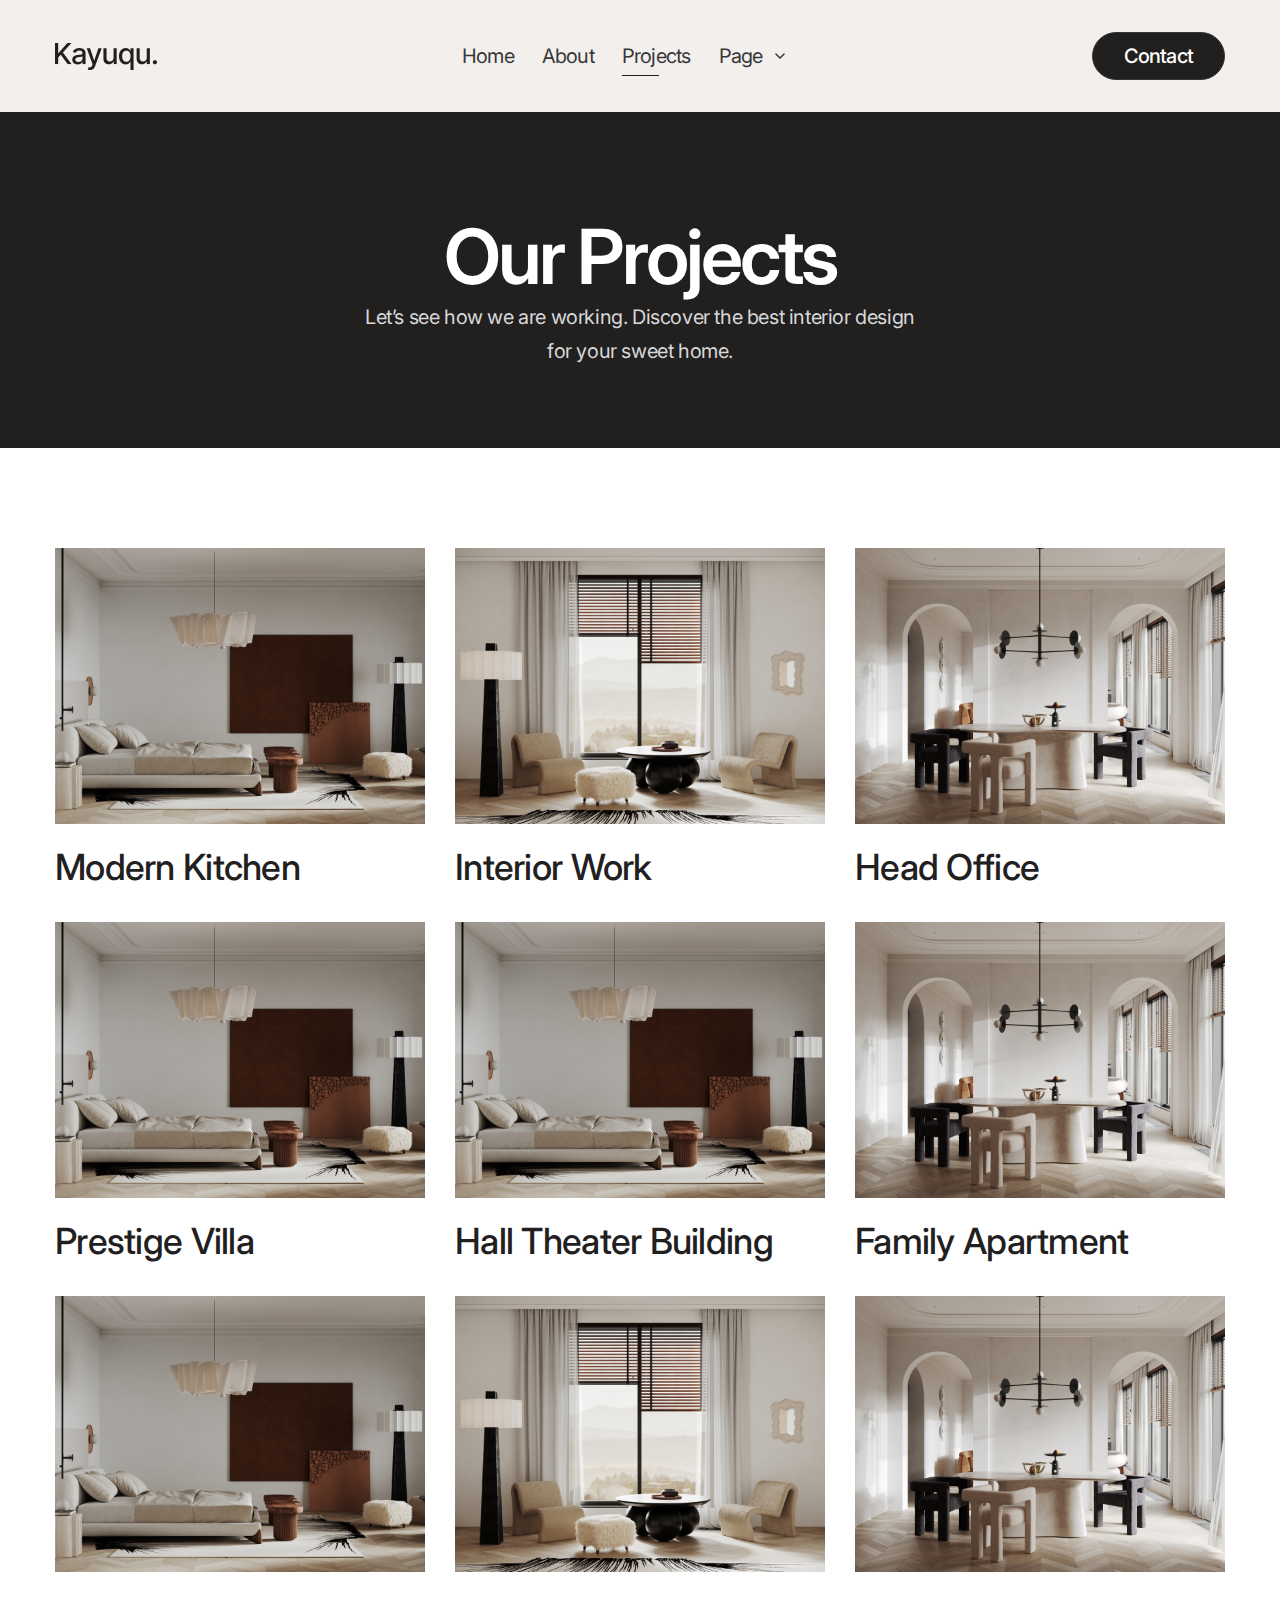
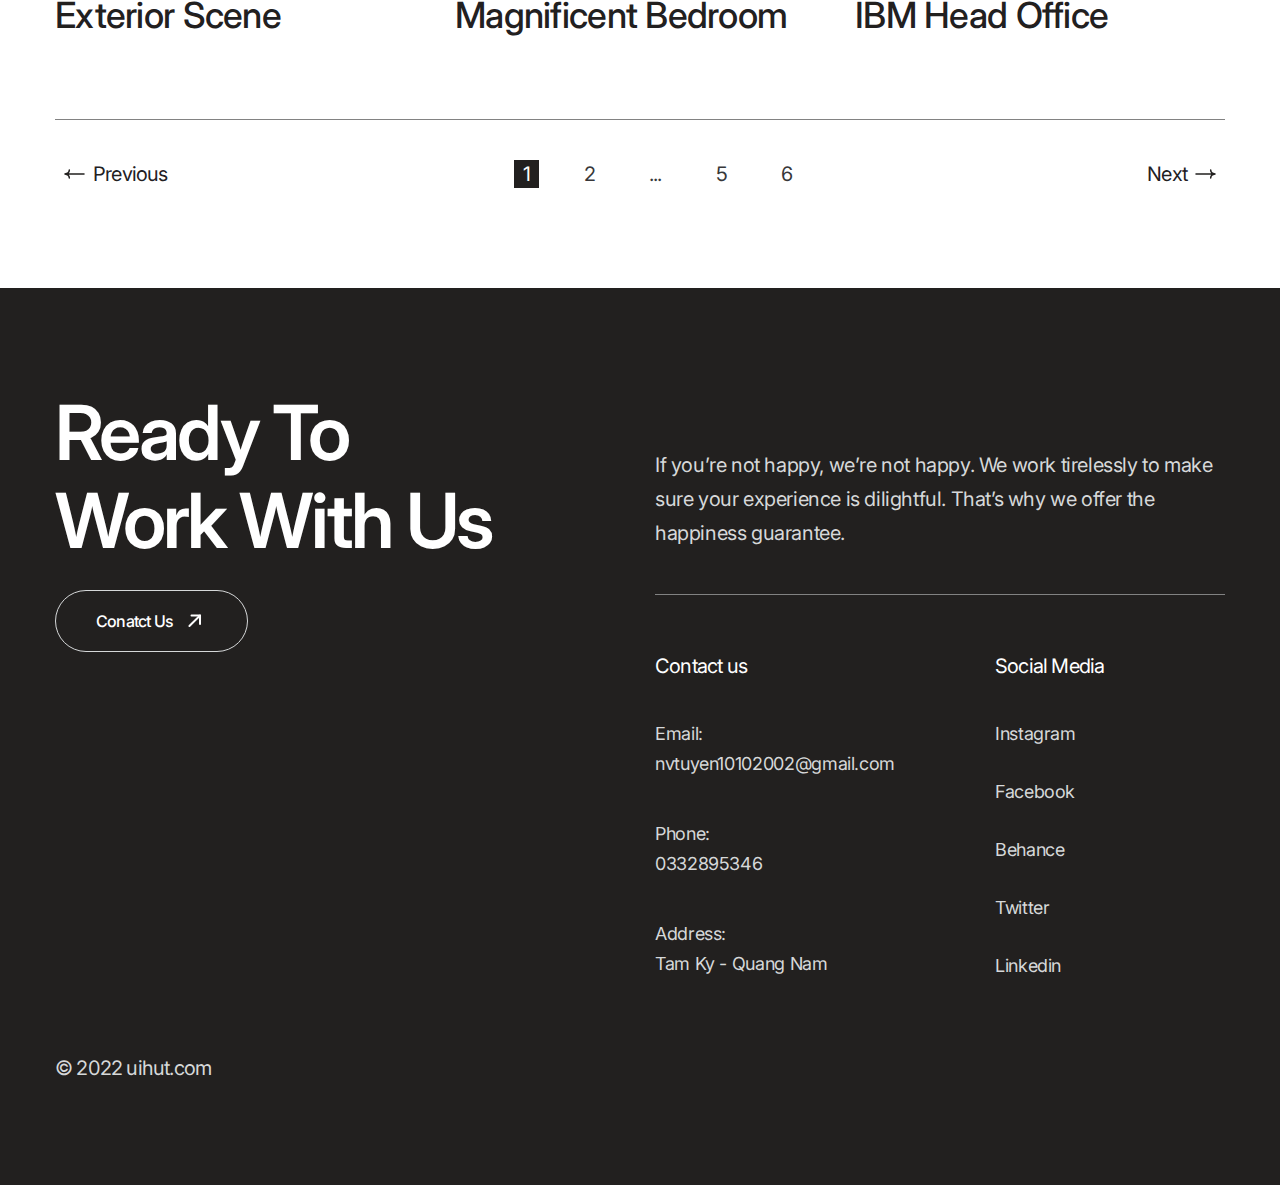
<file: projects.html>
<!DOCTYPE html>
<html lang="en">
    <head>
        <meta charset="UTF-8" />
        <meta name="viewport" content="width=device-width, initial-scale=1.0" />
        <title>About</title>
        <!-- CSS -->
        <link rel="stylesheet" href="./assets/css/reset.css" />
        <link rel="stylesheet" href="./assets/css/Common.css" />
        <link rel="stylesheet" href="./assets/css/projects.css" />
        <!-- Font -->
        <link rel="preconnect" href="https://fonts.googleapis.com" />
        <link rel="preconnect" href="https://fonts.gstatic.com" crossorigin />
        <link
            href="https://fonts.googleapis.com/css2?family=Inter:wght@300;400;500;600;700;800;900&display=swap"
            rel="stylesheet"
        />
        <!-- Favicon -->
        <link
            rel="apple-touch-icon"
            sizes="57x57"
            href="./assets/favicon/apple-icon-57x57.png"
        />
        <link
            rel="apple-touch-icon"
            sizes="60x60"
            href="./assets/favicon/apple-icon-60x60.png"
        />
        <link
            rel="apple-touch-icon"
            sizes="72x72"
            href="./assets/favicon/apple-icon-72x72.png"
        />
        <link
            rel="apple-touch-icon"
            sizes="76x76"
            href="./assets/favicon/apple-icon-76x76.png"
        />
        <link
            rel="apple-touch-icon"
            sizes="114x114"
            href="./assets/favicon/apple-icon-114x114.png"
        />
        <link
            rel="apple-touch-icon"
            sizes="120x120"
            href="./assets/favicon/apple-icon-120x120.png"
        />
        <link
            rel="apple-touch-icon"
            sizes="144x144"
            href="./assets/favicon/apple-icon-144x144.png"
        />
        <link
            rel="apple-touch-icon"
            sizes="152x152"
            href="./assets/favicon/apple-icon-152x152.png"
        />
        <link
            rel="apple-touch-icon"
            sizes="180x180"
            href="./assets/favicon/apple-icon-180x180.png"
        />
        <link
            rel="icon"
            type="image/png"
            sizes="192x192"
            href="./assets/favicon/android-icon-192x192.png"
        />
        <link
            rel="icon"
            type="image/png"
            sizes="32x32"
            href="./assets/favicon/favicon-32x32.png"
        />
        <link
            rel="icon"
            type="image/png"
            sizes="96x96"
            href="./assets/favicon/favicon-96x96.png"
        />
        <link
            rel="icon"
            type="image/png"
            sizes="16x16"
            href="./assets/favicon/favicon-16x16.png"
        />

        <link rel="manifest" href="./assets/favicon/manifest.json" />
        <meta name="msapplication-TileColor" content="#ffffff" />
        <meta name="msapplication-TileImage" content="/ms-icon-144x144.png" />
        <meta name="theme-color" content="#ffffff" />
    </head>
    <body>
        <!-- header -->
        <!-- header -->
        <header class="header fixed">
            <div class="container">
                <div class="header__inner">
                    <img
                        src="./assets/imgs/logo.png"
                        alt="Kayuqu"
                        class="logo"
                    />
                    <nav class="nav__header">
                        <ul class="navbar__list">
                            <li class="navbar__item">
                                <a href="index.html" class="navbar__link"
                                    >Home</a
                                >
                            </li>
                            <li class="navbar__item">
                                <a href="about.html" class="navbar__link"
                                    >About</a
                                >
                            </li>
                            <li class="navbar__item">
                                <a
                                    href="projects.html"
                                    class="navbar__link navbar__active"
                                    >Projects</a
                                >
                            </li>
                            <li class="navbar__item">
                                <a href="#!" class="navbar__link"
                                    >Page
                                    <svg
                                        class="header__menu"
                                        xmlns="http://www.w3.org/2000/svg"
                                        width="14"
                                        height="14"
                                        viewBox="0 0 14 14"
                                        fill="none"
                                    >
                                        <path
                                            d="M11.0837 4.95801L7.00033 9.04134L2.91699 4.95801"
                                            stroke="currentColor"
                                            stroke-width="1.5"
                                            stroke-linecap="round"
                                            stroke-linejoin="round"
                                        />
                                    </svg>
                                </a>

                                <ul class="sub-menu">
                                    <li class="sub-menu__item">
                                        <a
                                            href="blog.html"
                                            class="sub-menu__link"
                                            >Blog</a
                                        >
                                    </li>
                                    <li class="sub-menu__item">
                                        <a
                                            href="error.html"
                                            class="sub-menu__link"
                                            >404</a
                                        >
                                    </li>
                                </ul>
                            </li>
                        </ul>
                    </nav>
                    <a href="contact.html" class="btn header__btn">Contact</a>
                </div>
            </div>
        </header>
        <main>
            <section class="introduce">
                <div class="container">
                    <h2 class="section-heading lv2 introduce__heading">
                        Our Projects
                    </h2>
                    <p class="section-desc introduce__desc">
                        Let’s see how we are working. Discover the best interior
                        design for your sweet home.
                    </p>
                </div>
            </section>

            <section class="project">
                <div class="container">
                    <div class="project__list">
                        <!-- project__item 1 -->
                        <article class="project__item">
                            <a href="#!">
                                <figure class="project__item__thumb">
                                    <img
                                        src="./assets/imgs/project/project1.png"
                                        alt="Modern Kitchen"
                                        class="project__item__img"
                                    />
                                </figure>
                            </a>
                            <a href="#!"
                                ><h3 class="project__item__title">
                                    Modern Kitchen
                                </h3></a
                            >
                        </article>

                        <!-- project__item 2 -->
                        <article class="project__item">
                            <a href="#!">
                                <figure class="project__item__thumb">
                                    <img
                                        src="./assets/imgs/project/project2.png"
                                        alt="Interior Work"
                                        class="project__item__img"
                                    />
                                </figure>
                            </a>
                            <a href="#!"
                                ><h3 class="project__item__title">
                                    Interior Work
                                </h3></a
                            >
                        </article>

                        <!-- project__item 3 -->
                        <article class="project__item">
                            <a href="#!">
                                <figure class="project__item__thumb">
                                    <img
                                        src="./assets/imgs/project/project3.png"
                                        alt="Head Office"
                                        class="project__item__img"
                                    />
                                </figure>
                            </a>
                            <a href="#!"
                                ><h3 class="project__item__title">
                                    Head Office
                                </h3></a
                            >
                        </article>

                        <!-- project__item 4 -->
                        <article class="project__item">
                            <a href="#!">
                                <figure class="project__item__thumb">
                                    <img
                                        src="./assets/imgs/project/project4.png"
                                        alt="Prestige Villa"
                                        class="project__item__img"
                                    />
                                </figure>
                            </a>
                            <a href="#!"
                                ><h3 class="project__item__title">
                                    Prestige Villa
                                </h3></a
                            >
                        </article>

                        <!-- project__item 5 -->
                        <article class="project__item">
                            <a href="#!">
                                <figure class="project__item__thumb">
                                    <img
                                        src="./assets/imgs/project/project1.png"
                                        alt="Hall Theater Building"
                                        class="project__item__img"
                                    />
                                </figure>
                            </a>
                            <a href="#!"
                                ><h3 class="project__item__title">
                                    Hall Theater Building
                                </h3></a
                            >
                        </article>

                        <!-- project__item 6 -->
                        <article class="project__item">
                            <a href="#!">
                                <figure class="project__item__thumb">
                                    <img
                                        src="./assets/imgs/project/project6.png"
                                        alt="Family Apartment"
                                        class="project__item__img"
                                    />
                                </figure>
                            </a>
                            <a href="#!"
                                ><h3 class="project__item__title">
                                    Family Apartment
                                </h3></a
                            >
                        </article>

                        <!-- project__item 7 -->
                        <article class="project__item">
                            <a href="#!">
                                <figure class="project__item__thumb">
                                    <img
                                        src="./assets/imgs/project/project7.png"
                                        alt="Exterior Scene"
                                        class="project__item__img"
                                    />
                                </figure>
                            </a>
                            <a href="#!"
                                ><h3 class="project__item__title">
                                    Exterior Scene
                                </h3></a
                            >
                        </article>

                        <!-- project__item 8 -->
                        <article class="project__item">
                            <a href="#!">
                                <figure class="project__item__thumb">
                                    <img
                                        src="./assets/imgs/project/project8.png"
                                        alt="Magnificent Bedroom"
                                        class="project__item__img"
                                    />
                                </figure>
                            </a>
                            <a href="#!"
                                ><h3 class="project__item__title">
                                    Magnificent Bedroom
                                </h3></a
                            >
                        </article>

                        <!-- project__item 9 -->
                        <article class="project__item">
                            <a href="#!">
                                <figure class="project__item__thumb">
                                    <img
                                        src="./assets/imgs/project/project9.png"
                                        alt="IBM Head Office"
                                        class="project__item__img"
                                    />
                                </figure>
                            </a>
                            <a href="#!"
                                ><h3 class="project__item__title">
                                    IBM Head Office
                                </h3></a
                            >
                        </article>
                    </div>
                    <div class="page">
                        <a href="" class="page__link">
                            <svg
                                xmlns="http://www.w3.org/2000/svg"
                                width="21"
                                height="10"
                                viewBox="0 0 21 10"
                                fill="none"
                            >
                                <path
                                    d="M20 5H1M1 5C2.43939 4.78667 5.31818 3.688 5.31818 1M1 5C2.43939 5.21333 5.31818 6.312 5.31818 9"
                                    stroke="currentColor"
                                    stroke-width="1.5"
                                    stroke-linecap="round"
                                    stroke-linejoin="round"
                                />
                            </svg>
                            Previous</a
                        >
                        <ul class="page__list">
                            <li class="page__item page__active">
                                <a href="#!" class="page__item__link">1</a>
                            </li>

                            <li class="page__item">
                                <a href="#!" class="page__item__link">2</a>
                            </li>

                            <li class="page__item">
                                <a href="#!" class="page__item__link">...</a>
                            </li>

                            <li class="page__item">
                                <a href="#!" class="page__item__link">5</a>
                            </li>

                            <li class="page__item">
                                <a href="#!" class="page__item__link">6</a>
                            </li>
                        </ul>
                        <a href="" class="page__link"
                            >Next

                            <svg
                                class="page__next"
                                xmlns="http://www.w3.org/2000/svg"
                                width="21"
                                height="10"
                                viewBox="0 0 21 10"
                                fill="none"
                            >
                                <path
                                    d="M20 5H1M1 5C2.43939 4.78667 5.31818 3.688 5.31818 1M1 5C2.43939 5.21333 5.31818 6.312 5.31818 9"
                                    stroke="currentColor"
                                    stroke-width="1.5"
                                    stroke-linecap="round"
                                    stroke-linejoin="round"
                                />
                            </svg>
                        </a>
                    </div>
                </div>
            </section>
        </main>
        <!-- footer -->
        <footer class="footer">
            <div class="container">
                <div class="footer__inner">
                    <div class="footer__left">
                        <h2 class="section lv2 footer__heading">
                            Ready to work with us
                        </h2>
                        <a href="#!" class="btn section-action footer__action"
                            >Conatct Us
                            <svg
                                xmlns="http://www.w3.org/2000/svg"
                                width="24"
                                height="24"
                                viewBox="0 0 24 24"
                                fill="none"
                            >
                                <path
                                    d="M17.0289 6.44805L6.42233 17.0546"
                                    stroke="currentColor"
                                    stroke-width="2"
                                    stroke-linecap="round"
                                    stroke-linejoin="round"
                                />
                                <path
                                    d="M8.49081 6.4664L17.0284 6.44801L17.0107 14.9863"
                                    stroke="currentColor"
                                    stroke-width="2"
                                    stroke-linecap="round"
                                    stroke-linejoin="round"
                                />
                            </svg>
                        </a>
                    </div>

                    <div class="footer__right">
                        <p class="section-desc footer__desc">
                            If you’re not happy, we’re not happy. We work
                            tirelessly to make sure your experience is
                            dilightful. That’s why we offer the happiness
                            guarantee.
                        </p>

                        <div class="footer__line"></div>

                        <div class="footer__row">
                            <div class="footer__Contact">
                                <h3 class="footer__title section-desc">
                                    Contact us
                                </h3>
                                <ul class="footer__Contact__list">
                                    <li class="footer__Contact__item">
                                        <a
                                            href="mailto:nvtuyen10102002@gmail.com"
                                            class="footer__link"
                                        >
                                            Email:<br />nvtuyen10102002@gmail.com</a
                                        >
                                    </li>
                                    <li class="footer__Contact__item">
                                        <a
                                            href="tel:0332895346"
                                            class="footer__link"
                                        >
                                            Phone:<br />
                                            0332895346</a
                                        >
                                    </li>
                                    <li class="footer__Contact__item">
                                        <address>
                                            Address:<br />Tam Ky - Quang Nam
                                        </address>
                                    </li>
                                </ul>
                            </div>

                            <div class="footer__Social">
                                <h3 class="footer__title section-desc">
                                    Social Media
                                </h3>
                                <ul class="footer__Social__list">
                                    <li class="footer__Social__item">
                                        <a href="#!" class="footer__link"
                                            >Instagram</a
                                        >
                                    </li>
                                    <li class="footer__Social__item">
                                        <a
                                            href="https://www.facebook.com/tynguyen.32/"
                                            class="footer__link"
                                            >Facebook</a
                                        >
                                    </li>
                                    <li class="footer__Social__item">
                                        <a href="#!" class="footer__link"
                                            >Behance</a
                                        >
                                    </li>
                                    <li class="footer__Social__item">
                                        <a href="#!" class="footer__link"
                                            >Twitter</a
                                        >
                                    </li>
                                    <li class="footer__Social__item">
                                        <a href="#!" class="footer__link"
                                            >Linkedin</a
                                        >
                                    </li>
                                </ul>
                            </div>
                        </div>
                    </div>
                </div>
                <p class="footer__address section-desc">© 2022 uihut.com</p>
            </div>
        </footer>
    </body>
</html>
</file>
<file: assets/css/Common.css>
* {
    box-sizing: border-box;
}

:root {
    --primary-color: #ff5b2e;
    --primary-color-bg: #f2efed;
}

html {
    font-size: 62.5%;
}

body {
    font-size: 1.6rem;
    font-family: "Inter", sans-serif;
    background: var(--primary-color-bg);
}

/* Common */
a {
    text-decoration: none;
}

.container {
    width: 1170px;
    max-width: calc(100% - 48px);
    margin: 0 auto;
}

.btn {
    padding: 18px 40px;
    justify-content: center;
    align-items: center;
    border-radius: 999px;
    border: 1px solid #373739;
    color: #22201f;
    font-weight: 500;
    letter-spacing: -0.8px;
    transition: 0.25s;
}

.btn:hover {
    opacity: 0.9;
}

.section-action {
    display: inline-flex;
    align-items: center;
    column-gap: 10px;
}

.section-desc {
    color: #373739;
    font-family: Inter;
    font-size: 2rem;
    font-style: normal;
    font-weight: 400;
    line-height: 1.7;
    letter-spacing: -0.4px;
}

.section-heading {
    color: #22201f;
    font-family: Inter;
}

.lv1 {
    font-size: 13.6rem;
    font-weight: 700;
    line-height: 1.4;
    letter-spacing: -5.44px;
}

.lv2 {
    font-size: 7.6rem;
    font-weight: 600;
    line-height: 1.16;
    letter-spacing: -3.04px;
}
.lv3 {
    font-size: 5.8rem;
    font-weight: 500;
    line-height: 1.17;
    letter-spacing: -1.16px;
}

.line-clamp {
    display: -webkit-box;
    -webkit-line-clamp: var(--line-clamp, 1);
    -webkit-box-orient: vertical;
    overflow: hidden;
}

.line-clamp.line-2 {
    --line-clamp: 2;
}

.break-all {
    word-break: break-all;
}

/* Header */

.header {
    padding: 32px 0;
    background: var(--primary-color-bg);
    z-index: 1;
    /* background: #ff5b2e; */
}

.header.fixed {
    position: sticky;
    margin: 0 auto;
    top: 0;
    z-index: 2;
}

.logo {
    width: 102px;
    height: 27px;
    object-fit: cover;
}

.header__inner {
    display: flex;
    align-items: center;
}

.nav__header {
    margin: 0 auto;
}
.navbar__list {
    display: flex;
    align-items: center;
}

.navbar__item {
    position: relative;
}

.sub-menu__link,
.navbar__link {
    position: relative;
    padding: 8px 14px;
    color: #373739;
    font-size: 2rem;
    font-style: normal;
    font-weight: 400;
    letter-spacing: -0.8px;
}

.navbar__active::before {
    content: "";
    position: absolute;
    width: 38.6%;
    height: 1px;
    bottom: 0;
    left: 14px;
    background: #22201f;
}

.header__menu {
    color: currentColor;
    margin-left: 6px;
}

.navbar__item:hover .sub-menu {
    display: block;
}

.sub-menu {
    display: none;
    position: absolute;
    width: 100px;
    background: #fff;
    left: 8px;
    top: 30px;
    transform: 0.25s;
}
.sub-menu__item {
}
.sub-menu__item:hover {
    width: 100%;
    background: #adacac;
    cursor: pointer;
}

.sub-menu__link {
    padding: 20px;
    display: block;
    position: relative;
}

.sub-menu__active::before {
    position: absolute;
    content: "";
    width: 30px;
    height: 1px;

    left: 20px;
    bottom: 0;

    background: #22201f;
}

.header__btn {
    background: #22201f;
    padding: 13px 31px;
    color: #fff;

    font-size: 2rem;
    font-style: normal;
    font-weight: 500;
    letter-spacing: -0.8px;
}

/* achievements */
.achievements {
    padding: 100px 0;
    background: #22201f;
}

.achievements__inner {
    display: flex;
    align-items: center;
    column-gap: 130px;
}

.achievements__heading {
    width: 574px;
    color: var(--white, #fff);
    text-transform: capitalize;
}

.achievements__list {
    display: grid;
    grid-template-columns: repeat(2, 1fr);
    row-gap: 54px;
    column-gap: 100px;
}

.achievements__item__stats {
    color: var(--white, #fff);
    font-size: 5.8rem;
    font-weight: 600;
    line-height: 1.172; /* 117.241% */
    letter-spacing: -1.16px;
}

.achievements__item__title {
    margin-top: 14px;
    color: var(--gray-white, #d6d8d9);
    font-size: 2.8rem;
    font-weight: 500;
    line-height: 1.357; /* 135.714% */
    letter-spacing: -1.12px;
}

/* footer */
.footer {
    padding: 100px 0;
    background: var(--black, #22201f);
}

.footer__inner {
    display: flex;
    column-gap: 130px;
}

.footer__heading {
    width: 470px;
    color: var(--white, #fff);
    text-transform: capitalize;
}

.footer__action {
    margin-top: 26px;
    color: #fff;
    border-color: #d6d8d9;
}

.footer__right {
    margin-top: 60px;
}

.footer__desc {
    width: 558px;
    color: var(--gray-white, #d6d8d9);
}

.footer__line {
    margin-top: 44px;
    width: 100%;
    height: 1px;
    background: #828282;
}

.footer__row {
    margin-top: 54px;
    display: grid;
    grid-template-columns: repeat(2, 1fr);
    column-gap: 100px;
}

.footer__title {
    color: var(--white, #fff);
    letter-spacing: -0.8px;
    margin-bottom: 36px;
}
.footer__Social__item,
.footer__Contact__item,
.footer__link {
    /* white-space: pre-wrap; */
    color: var(--gray-white, #d6d8d9);

    font-family: Inter;
    font-size: 18px;
    font-style: normal;
    font-weight: 400;
    line-height: 1.667; /* 166.667% */
    letter-spacing: -0.36px;
}
.footer__Contact__item + .footer__Contact__item {
    margin-top: 40px;
}

.footer__Social__item + .footer__Social__item {
    margin-top: 28px;
}
.footer__address {
    margin-top: 70px;
    letter-spacing: -0.8px;
    color: var(--gray-white, #d6d8d9);
}
</file>
<file: assets/css/index.css>
/* hero */
.hero {
    padding-top: 95px;
    padding-bottom: 99px;
}

.hero__btn {
    display: inline-block;
    width: 351px;
    height: 99px;
}

.hero__heading {
    position: relative;
}

.hero__icon {
    position: absolute;
}

.hero__icon:nth-of-type(1) {
    top: -7px;
    left: -14px;
}

.hero__icon:nth-of-type(2) {
    width: 51px;
    height: 51px;
    top: -20px;
    left: 592px;
}

.hero__icon:nth-of-type(3) {
    height: 24px;
    width: 24px;
    bottom: -12px;
    left: -14px;
}

.hero__icon:nth-of-type(4) {
    top: 200px;
    right: 50px;
}
.hero__row {
    margin-top: 46px;
    display: flex;
    align-items: center;
    justify-content: space-between;
}
.hero__desc {
    width: 601px;
}

.hero__icon__arrow {
    width: 24px;
    height: 24px;
    display: block;
}

.hero__media {
    margin-top: 90px;
    display: grid;
    grid-template-columns: 1fr 1fr 2.5fr;
    column-gap: 30px;
}

.hero__img {
    width: 100%;
}

.hero__img:last-child {
    padding-left: 110px;
}

/* Our-Client */

.Our-Client {
    background: #22201f;
    padding: 100px 0;
}

.Our-Client__inner {
    position: relative;
}

.Our-Client__row {
    display: flex;
    align-items: center;
    justify-content: space-between;
}

.Our-Client__heading {
    color: var(--white, #fff);
}

.Our-Client__desc {
    width: 570px;
    color: var(--gray-white, #d6d8d9);
}

.Our-Client__logo__list {
    margin-top: 100px;
    display: grid;
    grid-template-columns: repeat(4, 1fr);
    column-gap: 100px;
    row-gap: 86px;
}

.Our-Client__logo__item {
    width: 100%;
}

.Our-Client__icon {
    position: absolute;
}

.Our-Client__icon:nth-of-type(1) {
    top: -40px;
    left: -27px;
}
.Our-Client__icon:nth-of-type(2) {
    top: -46px;
    right: -14px;
}

/* About */

.about {
    padding: 100px 0;
    background: #fff;
}

.about__inner {
    display: flex;
    align-items: center;
    justify-content: space-between;
    column-gap: 100px;
}

.about__thumb {
    margin-left: -75px;
}

.about__img {
    width: 575px;
    height: 706px;
    object-fit: cover;
}

.about__heading {
    text-transform: capitalize;
    margin-bottom: 24px;
}

.about__desc {
    margin-bottom: 54px;
}

/* works */

.works {
    padding: 100px 0;
}

.works__heading {
    text-align: center;
}

.works__desc {
    margin-top: 18px;
    width: 570px;
    margin-left: auto;
    margin-right: auto;
    text-align: center;
    text-transform: capitalize;
}

.works__inner {
    margin-top: 60px;
    display: flex;
    align-items: center;
    justify-content: space-between;
    column-gap: 130px;
}

.works__list {
    display: flex;
    flex-direction: column;
}

.works__item {
    position: relative;
    width: 470px;
    padding-bottom: 24px;
}
.works__item + .works__item {
    margin-top: 43px;
}
.works__item::before {
    position: absolute;
    content: "";
    width: 100%;
    height: 1px;
    background: #828282;
    bottom: 0;
}
.works__step {
    color: #828282;
    font-size: 2rem;
    font-weight: 400;
    letter-spacing: -0.8px;
}

.works__heading {
    margin-top: 12px;
    margin-bottom: 20px;
}

.works__item__desc {
    margin-top: 20px;
    color: var(--gray, #373739);

    /* 18 */
    font-size: 1.8rem;
    font-weight: 400;
    line-height: 1.667;
    letter-spacing: -0.36px;
}

.works__thumb {
    pa-right: -75px;
}

.works__img {
    width: 645px;
    height: 827px;
}

/* projects */
.projects {
    padding: 100px 0;
    background: var(--black, #22201f);
    overflow: hidden;
    /* clip-path: inset(0); */
}

.projects__top {
    display: flex;
    align-items: center;
    justify-content: space-between;
}
.projects__heading {
    color: #fff;
    text-transform: capitalize;
}
.project__desc {
    width: 570px;
    margin-top: 24px;
    color: var(--gray-white, #d6d8d9);
}
.projects__action {
    border-color: #d6d8d9;
    color: #d6d8d9;
}

.projects__list {
    position: relative;
    margin-top: 60px;
    display: flex;
    column-gap: 50px;
}

.projects__item:hover .projects__img {
    transform: scale(1.1);
}
.projects__item:nth-child(n + 3) {
    opacity: 0.7;
}

.projects__thumb {
    width: 470px;
    height: 350px;
    overflow: hidden;
}

.projects__img {
    width: 100%;
    height: 100%;
    transition: 0.25s;
    object-fit: cover;
    display: block;
}

.projects__item__info {
    width: 430px;
}

.projects__item__title {
    width: 100%;
    margin-top: 38px;
    color: #fff;
}

.projects__item__desc {
    width: 100%;
    color: var(--gray-white, #d6d8d9);
}

.project__icon {
    position: absolute;
    top: 112px;
    right: 87px;
    transition: 0.25s;
}
.project__icon:hover {
    cursor: pointer;
}
/*  */
.services {
    padding: 100px 0;
    background: #fff;
}

.services__heading {
    text-align: center;
    margin-bottom: 24px;
}

.services__desc {
    width: 770px;
    text-align: center;
    margin: 0 auto;
}

.services__list {
    margin-top: 60px;
    display: grid;
    grid-template-columns: repeat(3, 1fr);
    column-gap: 80px;
}

.services__item {
    width: 100%;
    text-align: center;
}

.services__item__title {
    margin-top: 52px;
    color: var(--black, #22201f);
    text-align: center;

    font-size: 3.6rem;
    font-style: normal;
    font-weight: 500;
    line-height: 1.333; /* 133.333% */
    letter-spacing: -0.72px;
}

.services__item__desc {
    color: var(--white-gray-2, #828282);
    text-align: center;
}

/*  */
.review {
    padding: 100px 0;
}

.review__inner {
    display: flex;
    column-gap: 130px;
}

.review__thumb {
    margin-top: 115px;
}

.review__img {
    margin-left: -150px;
    width: 605px;
    height: 729px;
    object-fit: cover;
}

.review__heading {
    text-transform: capitalize;
    margin-bottom: 34px;
}

.review__quote {
    width: 570px;
    text-align: left;
    letter-spacing: -0.1px;
}

.review__star {
    margin-top: 46px;
}

.review__author {
    margin-top: 10px;
    color: var(--black, #22201f);
    font-family: Inter;
    font-size: 2.8rem;
    font-style: normal;
    font-weight: 500;
    line-height: 1.357; /* 135.714% */
    letter-spacing: -0.56px;
}
.review__controls {
    margin-top: 26px;
    display: flex;
    column-gap: 18px;
}
.review__control {
    border: none;
    background: transparent;
}

.review__control:hover {
    opacity: 0.9;
    color: #828282;
    cursor: pointer;
}

.review__control__back {
    rotate: 180deg;
}

/* tranding */
.tranding {
    padding: 100px 0;
    overflow: hidden;
}

.tranding__top {
    display: flex;
    align-items: center;
    justify-content: space-between;
}

.tranding__list {
    margin-top: 60px;
    display: flex;
    column-gap: 50px;
}

.tranding__item:nth-child(n + 3) {
    opacity: 0.7;
}

.tranding__item:hover .tranding__item__img {
    transform: scale(1.1);
}

.tranding__item__thumb {
    overflow: hidden;
}

.tranding__item__img {
    display: block;
    width: 470px;
    height: 350px;
    object-fit: cover;
    transition: 0.25s;
}

.tranding__item__date {
    display: block;
    margin-top: 24px;
    color: var(--white-gray-2, #828282);
    line-height: 1; /* 100% */
    letter-spacing: -0.8px;
}

.tranding__item__title {
    margin-top: 14px;
    color: var(--black, #22201f);

    /* 36 */
    font-family: Inter;
    font-size: 3.6rem;
    font-style: normal;
    font-weight: 500;
    line-height: 1.333; /* 133.333% */
    letter-spacing: -0.72px;
}

.tranding__item__desc {
    margin-top: 18px;
    color: var(--gray, #373739);
    font-size: 1.8rem;
    font-style: normal;
    font-weight: 400;
    line-height: 1.667; /* 166.667% */
    letter-spacing: -0.36px;
}

.tranding__action {
    margin-top: 30px;
    color: var(--black, #22201f);

    /* 20 medium */
    font-family: Inter;
    font-size: 2rem;
    font-style: normal;
    font-weight: 500;

    letter-spacing: -0.8px;
}
.tranding__action:hover {
    opacity: 0.7;
}
</file>
<file: assets/css/about.css>
.introduce {
    padding: 100px 0;
    background: #fff;
}

.introduce__heading {
    width: 870px;
    text-align: left;
    text-transform: capitalize;
}

.introduce__desc {
    width: 570px;
    margin-left: auto;
}

.about__img {
    display: block;
    width: 100%;
}

/* building */

.building {
    padding: 100px 0;
}

.building__inner {
    display: flex;
    column-gap: 100px;
}

.building__heading {
    width: 470px;
    text-transform: capitalize;
    flex-shrink: 0;
}

.building__list {
    width: 100%;
    display: grid;
    grid-template-columns: repeat(2, 1fr);
    gap: 56px 50px;
}

.building__item__title {
    color: var(--black, #22201f);
    font-size: 2.8rem;
    font-weight: 500;
    line-height: 1.357;
    letter-spacing: -1.12px;
}

.building__item__title strong {
    color: var(--black, #22201f);
    font-size: 3.6rem;
    font-weight: 500;
    line-height: 1.333; /* 133.333% */
    letter-spacing: -0.72px;
}

.building__item__desc {
    min-width: 24px;
    color: var(--gray, #373739);

    /* 18 */
    font-size: 1.8rem;
    font-style: normal;
    font-weight: 400;
    line-height: 1.667; /* 166.667% */
    letter-spacing: -0.36px;
}

/* team */

.team {
    padding: 100px 0;
    background: #fff;
}

.team__heading {
    width: 592px;
    margin: 0 auto;
    text-align: center;
    text-transform: capitalize;
}

.team__list {
    margin-top: 60px;
    display: grid;
    grid-template-columns: repeat(4, 1fr);
    gap: 40px 30px;
}

.team__item__thumb {
    position: relative;
}

.team__item__thumb::after {
    position: absolute;
    content: "";
    background: #e1e1e1;
    top: 0;
    left: 0;
    bottom: 0;
    right: 0;
}
.team__item:nth-child(7) .team__item__thumb::before,
.team__item:nth-child(1) .team__item__thumb::before {
    position: absolute;

    content: "";
    top: 8px;
    left: 50%;
    transform: translateX(-50%);
    z-index: 1;
    background-image: url(/assets/imgs/about/decor1.svg);
    background-size: contain;
    background-repeat: no-repeat;
    width: 88.88%;
    height: 100%;
}

.team__item:nth-child(2) .team__item__thumb::before,
.team__item:nth-child(5) .team__item__thumb::before {
    position: absolute;
    content: "";
    top: 8px;
    left: 50%;
    transform: translateX(-50%);
    z-index: 1;
    background-image: url(/assets/imgs/about/decor2.svg);
    background-size: contain;
    background-repeat: no-repeat;
    width: 100%;
    height: 100%;
}
.team__item:nth-child(3) .team__item__thumb::before,
.team__item:nth-child(8) .team__item__thumb::before {
    position: absolute;
    content: "";
    top: 8px;
    left: 50%;
    transform: translateX(-50%);
    z-index: 1;
    background-image: url(/assets/imgs/about/decor3.svg);
    background-size: contain;
    background-repeat: no-repeat;
    width: 100%;
    height: 100%;
}
.team__item:nth-child(4) .team__item__thumb::before,
.team__item:nth-child(6) .team__item__thumb::before {
    position: absolute;
    content: "";
    top: 0px;
    left: 50%;
    transform: translateX(-50%);
    z-index: 1;
    background-image: url(/assets/imgs/about/decor4.svg);
    background-size: contain;
    background-repeat: no-repeat;
    width: 100%;
    height: 100%;
}

.team__item__img {
    position: relative;
    width: 100%;
    z-index: 1;
}

.team__item__name {
    margin-top: 12px;
    color: var(--black, #22201f);

    /* 28 */
    font-size: 2.8rem;
    font-weight: 500;
    line-height: 1.3571; /* 135.714% */
    letter-spacing: -1.12px;
}

.team__item__desc {
    margin-top: 4px;
    color: var(--gray, #373739);

    /* 18 */
    font-size: 1.8rem;
    font-style: normal;
    font-weight: 400;
    line-height: 1.667; /* 166.667% */
    letter-spacing: -0.36px;
}
</file>
<file: assets/css/blog.css>
.introduce {
    padding: 100px 0 80px;
}

.introduce__heading {
    width: 770px;
    text-align: center;
    margin: 0 auto;
    text-transform: capitalize;
}

.main {
    background: #fff;
}

.product-introduction {
    padding: 100px 0;
}

.product-introduction__inner {
    display: flex;
    justify-content: space-between;
    align-items: center;
}
.product-introduction__date {
    color: var(--gray, #373739);

    /* 20 */
    font-family: Inter;
    font-size: 2rem;
    font-style: normal;
    font-weight: 400;
    letter-spacing: -0.8px;
}
.product-introduction__heading {
    margin-top: 104px;
    width: 569px;
    color: var(--black, #22201f);

    /* 36 */
    font-size: 3.6rem;
    font-weight: 500;
    line-height: 1.333; /* 133.333% */
    letter-spacing: -0.72px;
}

.product-introduction__desc {
    margin-top: 18px;
    width: 469px;
    color: var(--gray, #373739);

    font-size: 1.8rem;
    font-style: normal;
    font-weight: 400;
    line-height: 1.667; /* 166.667% */
    letter-spacing: -0.36px;
}
.page {
    margin-top: 40px;

    display: flex;
    align-items: center;
    justify-content: space-between;
}

.page__list {
    display: flex;
    align-items: center;
    column-gap: 36px;
}

.page__link,
.page__item__link {
    padding: 4px 9px;

    color: var(--gray, #373739);
    /* 20 */
    font-family: Inter;
    font-size: 2rem;
    font-style: normal;
    font-weight: 400;
    letter-spacing: -0.8px;
}
.project__item__action,
.product-introduction__action {
    white-space: nowrap;
    margin-top: 30px;
    display: flex;
    align-items: center;
    column-gap: 10px;
    color: var(--black, #22201f);

    /* 20 medium */
    font-size: 2rem;
    font-style: normal;
    font-weight: 500;
    letter-spacing: -0.8px;
}
.project__item__action:hover,
.product-introduction__action:hover {
    opacity: 0.8;
}
.product-introduction__img {
    width: 470px;
    height: 350px;
    object-fit: cover;
}

.project__list {
    display: grid;
    grid-template-columns: repeat(3, 1fr);
    gap: 40px 30px;
}
.project__item__date {
    display: block;
    margin-top: 24px;
    color: var(--gray, #373739);

    /* 18 */
    font-size: 1.8rem;
    font-weight: 400;
    line-height: 1.667; /* 166.667% */
    letter-spacing: -0.36px;
}

.project__item__heading {
    color: var(--black, #22201f);

    /* 28 */
    font-size: 2.8rem;
    font-style: normal;
    font-weight: 500;
    line-height: 1.3571; /* 135.714% */
    letter-spacing: -1.12px;
}

.project__item__desc {
    margin-top: 18px;
    margin-bottom: 24px;
    color: var(--gray, #373739);

    font-size: 1.8rem;
    font-weight: 400;
    line-height: 1.667; /* 166.667% */
    letter-spacing: -0.36px;
}
.project__item__thumb {
    overflow: hidden;
}

.project__item__img {
    display: block;
    width: 100%;
}

.page {
    position: relative;
    margin-top: 80px;
    padding-top: 40px;
    padding-bottom: 150px;
}

.page::before {
    position: absolute;
    content: "";
    width: 100%;
    height: 1px;
    background: #22201f;
    top: 0;
    left: 0;
}
.page__active {
    background: #22201f;
}

.page__item__link:hover {
    color: #22201f;
}

.page__active .page__item__link {
    display: flex;
    align-items: center;
    justify-content: center;
    color: #fff;
}

.page__link {
    display: flex;
    align-items: center;
    column-gap: 8px;
    color: var(--black, #22201f);
}

.page__link:hover {
    color: var(--white-gray-2, #828282);
}

.page__next {
    rotate: 180deg;
}
</file>
<file: assets/css/Contact.css>
.introduce {
    padding: 65px 120px;
}

.introduce__inner {
    display: flex;
    justify-content: space-between;
}

.introduce__heading {
    width: 370px;
    text-transform: capitalize;
}

.introduce__list {
    margin-top: 40px;
    display: flex;
    flex-direction: column;
    row-gap: 50px;
}

.introduce__item__title {
    display: flex;
    align-items: center;
    column-gap: 10px;
    color: var(--black, #22201f);

    /* 20 medium */
    font-family: Inter;
    font-size: 20px;
    font-style: normal;
    font-weight: 500;
    line-height: 20px; /* 100% */
    letter-spacing: -0.8px;
}

.introduce__item__desc {
    margin-left: 34px;
    margin-top: 16px;
    width: 232px;
    color: var(--white-gray-2, #828282);

    font-size: 1.8rem;
    font-style: normal;
    font-weight: 400;
    line-height: 1.667; /* 166.667% */
    letter-spacing: -0.36px;
}

.introduce__right {
    padding-bottom: 15px;
    position: relative;
}

.introduce__decor {
    position: absolute;
    content: "";
}
.introduce__decor:nth-of-type(1) {
    top: 0;
    left: -31px;
}

.introduce__decor:nth-of-type(2) {
    bottom: 0;
    right: -15px;
}
.iframe__address {
    border: none;
    margin-top: 32px;
    display: block;
    width: 570px;
    height: 513px;
    border: 1px solid #373739;
}

.main {
    padding: 150px 0;
    background: #fff;
}

.main__inner {
    display: flex;
    align-items: center;
    justify-content: space-between;
    column-gap: 100px;
    flex-shrink: 0;
}
.main__left {
    width: 48.7%;
}
.main__heading {
    margin-bottom: 18px;
    width: 369px;
    color: var(--black, #22201f);

    /* 36 */
    font-size: 3.6rem;
    font-style: normal;
    font-weight: 500;
    line-height: 1.333; /* 133.333% */
    letter-spacing: -0.72px;
}

.contact-form {
    margin-top: 40px;
}
.form-label {
    display: block;
    margin-bottom: 12px;
    color: var(--gray, #373739);
    font-size: 2rem;
    font-style: normal;
    font-weight: 500;
    letter-spacing: -0.8px;
}

.form-row {
    display: flex;
    justify-content: space-between;
    column-gap: 30px;
}
.form-row + .form-row {
    margin-top: 4px;
}

.form-group {
    width: 100%;
}
.form-error {
    margin-top: 4px;
    color: red;
    visibility: hidden;
}

.form-group:has(:invalid:not(:placeholder-shown)) .form-error {
    visibility: visible;
}

.form-group:focus-within .form-input {
    border-color: #000;
}

.form-phone-select,
.form-phone-input,
.form-input,
.input__textarea,
.form-input::placeholder,
.input__textarea::placeholder {
    color: var(--white-gray-2, #828282);
    font-size: 2rem;
    font-style: normal;
    font-weight: 400;
    letter-spacing: -0.8px;
}

.input__textarea {
    padding: 20px;
    resize: none;
    width: 100%;
    height: 160px;
    border-radius: 6px;
    border: 1px solid var(--gray-white, #d6d8d9);
    background: var(--white, #fff);
    color: var(--white-gray-2, #373739);
}

.form-input {
    width: 100%;
    padding: 20px;
    display: flex;
    align-items: center;
    color: var(--white-gray-2, #373739);
    border-radius: 6px;
    border: 1px solid var(--gray-white, #d6d8d9);
}

.form-group__phone {
    width: 100%;
    padding: 20px;
    display: flex;
    align-items: center;
    column-gap: 20px;
    border-radius: 6px;
    border: 1px solid var(--gray-white, #d6d8d9);
}
.form-phone-input,
.form-phone-select {
    border: none;
    outline: none;
}
.form-phone-input {
    width: 100%;
    color: var(--white-gray-2, #373739);
}

.form-phone-select {
    color: var(--gray, #373739);
}
.form-group:has(:invalid:not(:placeholder-shown)) .form-error {
    visibility: visible;
}
.main__thumb {
    margin-right: -75px;
}

.main__img {
    width: 575px;
    object-fit: cover;
}

.main__action {
    margin-top: 24px;
    display: flex;
    max-width: 248px;
    column-gap: 10px;
    align-items: center;
    color: #fff;
    background: #22201f;
    transition: 0.25s;
}

.main__action:hover {
    opacity: 0.9;
}

.information__list {
    margin-top: 150px;
    display: grid;
    justify-content: center;
    grid-template-columns: repeat(3, auto);
    column-gap: 107px;
}

.information__item {
    text-align: center;
}

.information__item__location {
    margin-bottom: 14px;
    color: var(--gray, #373739);
    text-align: center;

    /* 36 */
    font-family: Inter;
    font-size: 3.6rem;
    font-style: normal;
    font-weight: 500;
    line-height: 1.333; /* 133.333% */
    letter-spacing: -0.72px;
}

.information__item__desc {
    color: var(--white-gray-2, #828282);
    text-align: center;
    font-family: Inter;
    font-size: 1.8rem;
    font-style: normal;
    font-weight: 400;
    line-height: 31.667px; /* 166.667% */
    letter-spacing: -0.36px;
}

.information__item__desc + .information__item__desc {
    margin-top: 10px;
}

.information__item__action {
    margin-top: 30px;
    display: flex;
    justify-content: center;
    column-gap: 10px;
    color: var(--black, #22201f);
    text-align: center;

    /* 20 medium */

    font-size: 2rem;
    font-style: normal;
    font-weight: 500;
    letter-spacing: -0.8px;
}
</file>
<file: assets/css/projects.css>
.introduce {
    padding: 100px 0 80px;
    background: var(--black, #22201f);
}

.introduce__heading {
    width: 570px;
    color: var(--white, #fff);
    text-align: center;
    margin: 0 auto;
    text-transform: capitalize;
}

.introduce__desc {
    margin-top: 24px;
    width: 570px;
    color: var(--gray-white, #d6d8d9);
    margin: 0 auto;
    text-align: center;
}

.project {
    padding: 100px 0;
    background: #fff;
}

.project__list {
    position: relative;
    display: grid;
    grid-template-columns: repeat(3, 1fr);
    gap: 30px;
    padding-bottom: 80px;
}

.project__list::before {
    position: absolute;
    content: "";
    width: 100%;
    height: 1px;
    background: #828282;
    bottom: 0;
}
.project__item__thumb {
    width: 100%;
    overflow: hidden;
}

.project__item:hover .project__item__img {
    transform: scale(1.1);
}

.project__item__img {
    width: 100%;
    object-fit: cover;
    transition: 0.25s;
    display: block;
}

.project__item__title {
    margin-top: 20px;
    color: var(--black, #22201f);
    font-size: 3.6rem;
    font-weight: 500;
    line-height: 1.333; /* 133.333% */
    letter-spacing: -0.72px;
}

.page {
    margin-top: 40px;

    display: flex;
    align-items: center;
    justify-content: space-between;
}

.page__list {
    display: flex;
    align-items: center;
    column-gap: 36px;
}

.page__link,
.page__item__link {
    padding: 4px 9px;

    color: var(--gray, #373739);
    /* 20 */
    font-family: Inter;
    font-size: 2rem;
    font-style: normal;
    font-weight: 400;
    letter-spacing: -0.8px;
}

.page__active {
    background: #22201f;
}

.page__item__link:hover {
    color: #22201f;
}

.page__active .page__item__link {
    display: flex;
    align-items: center;
    justify-content: center;
    color: #fff;
}

.page__link {
    display: flex;
    align-items: center;
    column-gap: 8px;
    color: var(--black, #22201f);
}

.page__link:hover {
    color: var(--white-gray-2, #828282);
}

.page__next {
    rotate: 180deg;
}
</file>
